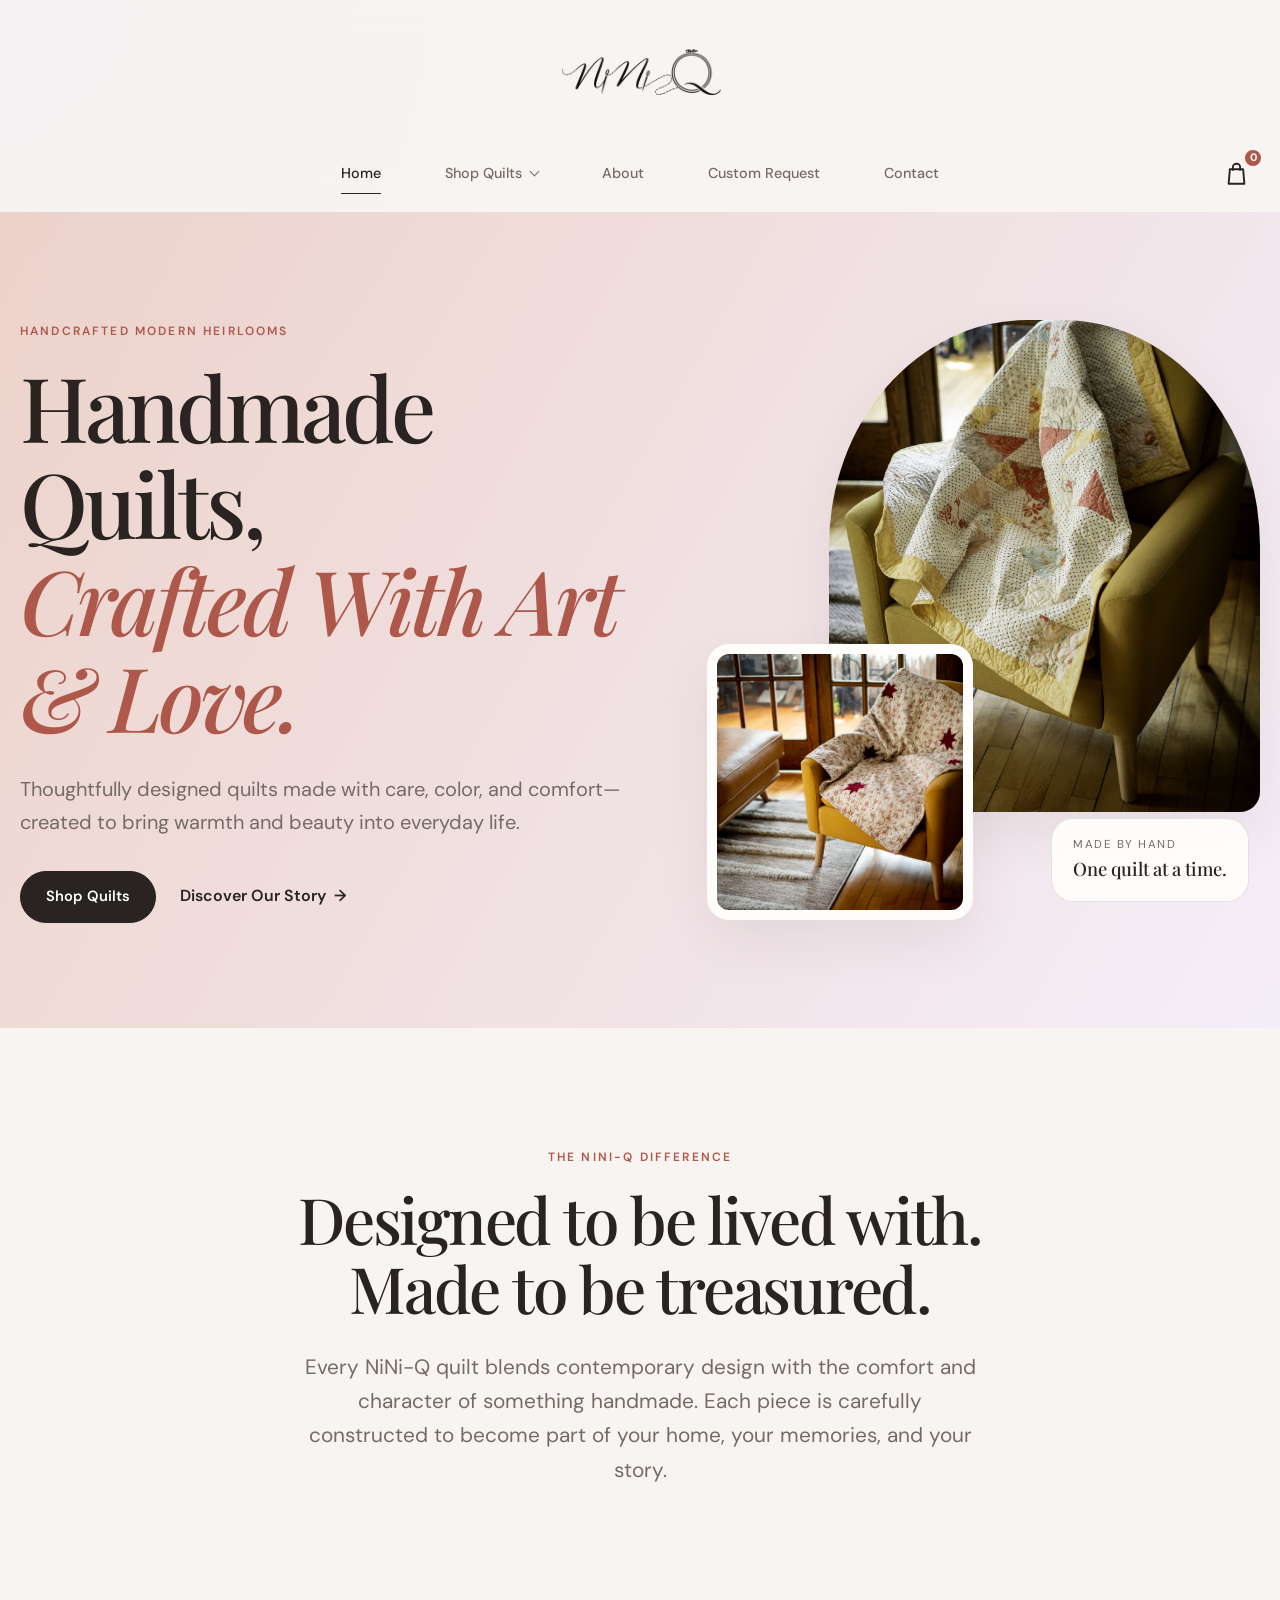
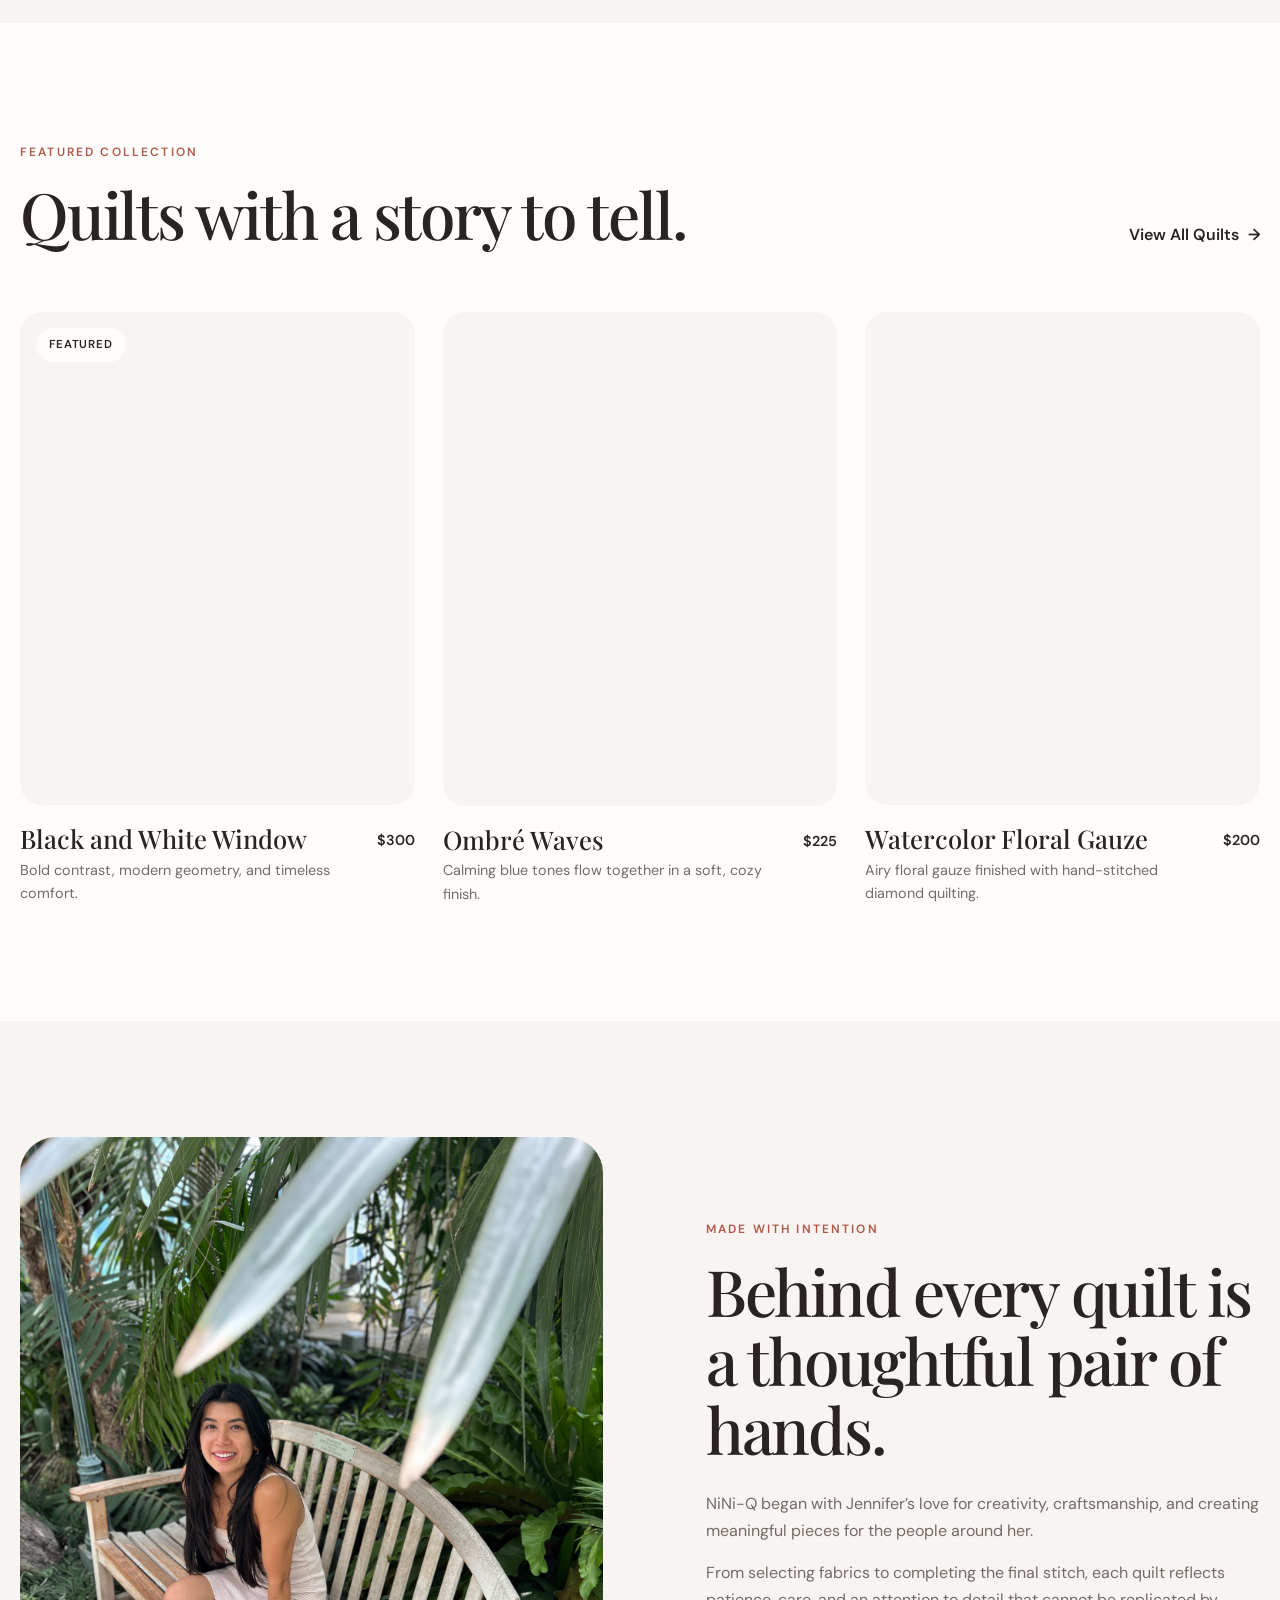
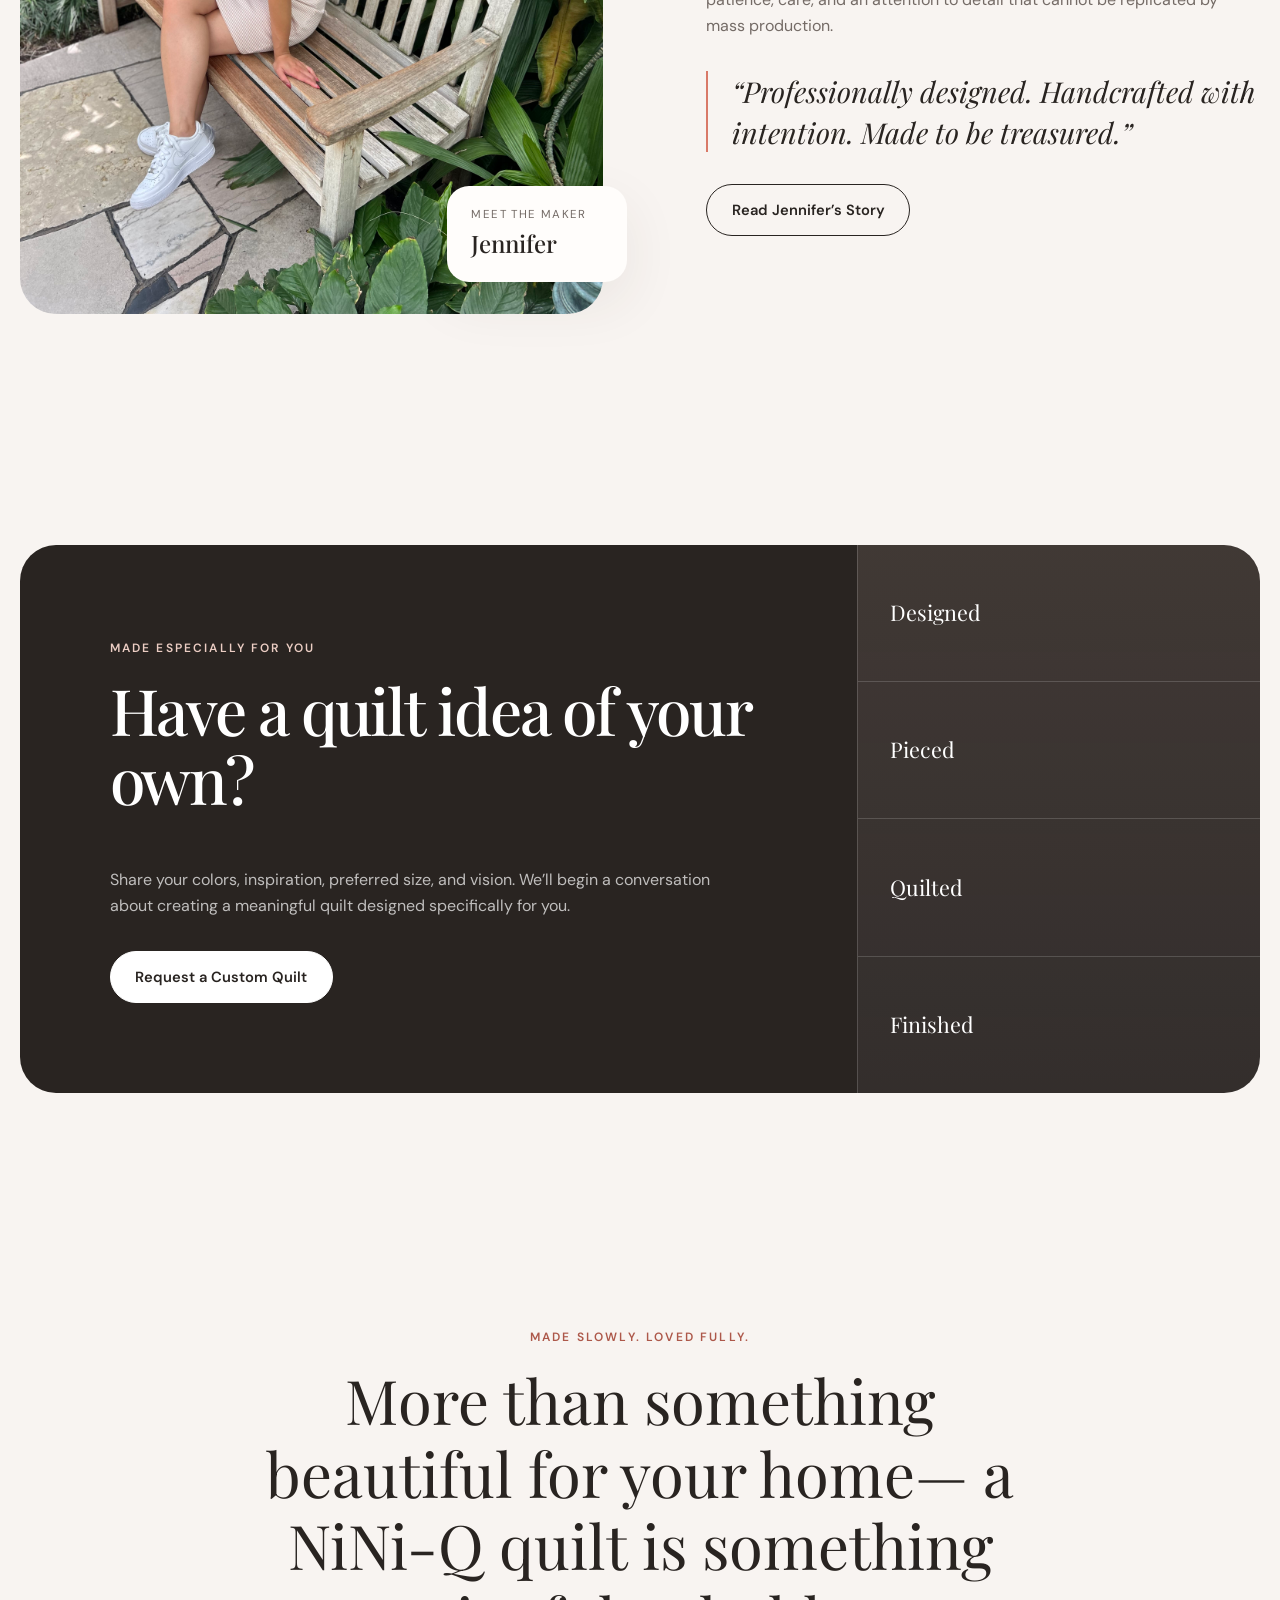
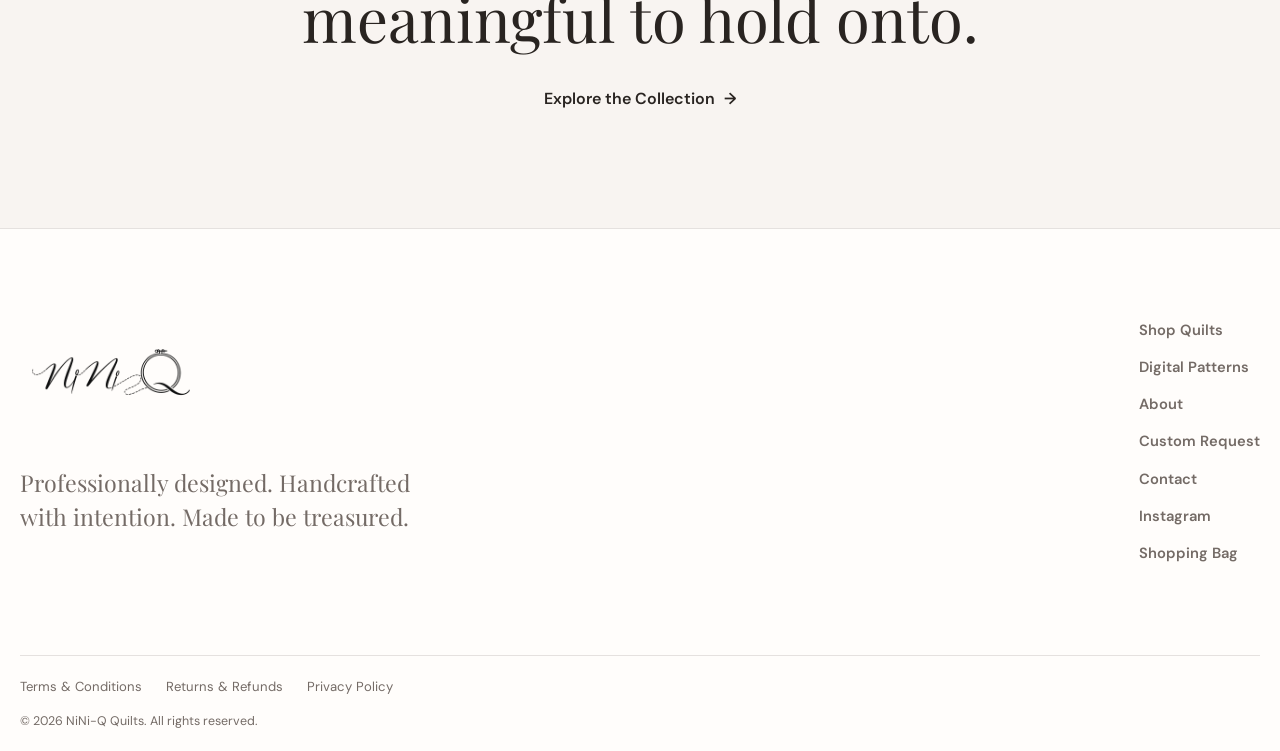
<file: index.html>
<!DOCTYPE html>
<html lang="en">

<head>
  <meta charset="utf-8" />
  <meta name="viewport" content="width=device-width, initial-scale=1" />
  <title>NiNi-Q Quilts Home Page</title>

  <!--Modernized body text replacing the old versions-->

  <link rel="preconnect" href="https://fonts.googleapis.com">
  <link rel="preconnect" href="https://fonts.gstatic.com" crossorigin>

  <link
    href="https://fonts.googleapis.com/css2?family=DM+Sans:wght@400;500;600&family=Playfair+Display:ital,wght@0,500;0,600;1,500&display=swap"
    rel="stylesheet">

  <!--CSS stlye sheet is in its own file -->

  <link href="NiNiQ_global_css.css" rel="stylesheet" />
  <link href="NiNiQ_home_css.css" rel="stylesheet" />

  <script src="NiNiQ_global_js.js" defer></script>
</head>

<body>

  <div id="site-header"></div>

  <main>

    <!-- ================================
       HERO
  ================================= -->

    <section class="home-hero">

      <div class="home-hero-content reveal">

        <span class="eyebrow">Handcrafted Modern Heirlooms</span>

        <h1>
          Handmade Quilts,
          <em>Crafted With Art &amp; Love.</em>
        </h1>

        <p class="home-hero-description">
          Thoughtfully designed quilts made with care, color, and comfort—
          created to bring warmth and beauty into everyday life.
        </p>

        <div class="home-hero-actions">

          <a href="NiNiQ_quilts.html" class="button">
            Shop Quilts
          </a>

          <a href="NiNiQ_about.html" class="text-link">
            Discover Our Story
          </a>

        </div>

      </div>


      <div class="home-hero-visual reveal">

        <div class="hero-image hero-image-main">
          <img src="Starlet_Quilt.jpeg" alt="Starlet Throw Quilt by NiNi-Q" decoding="async" fetchpriority="high">
        </div>

        <div class="hero-image hero-image-secondary">
          <img src="Jen-49.jpeg" alt="Close-up of colorful handmade quilt stitching" decoding="async">
        </div>

        <div class="hero-note">
          <span>Made by hand</span>
          <strong>One quilt at a time.</strong>
        </div>

      </div>

    </section>


    <!-- ================================
       INTRODUCTION
  ================================= -->

    <section class="home-introduction page-section reveal">

      <div class="narrow-container">

        <span class="eyebrow">The NiNi-Q Difference</span>

        <h2>
          Designed to be lived with.
          Made to be treasured.
        </h2>

        <p class="lead-text">
          Every NiNi-Q quilt blends contemporary design with the comfort and
          character of something handmade. Each piece is carefully constructed
          to become part of your home, your memories, and your story.
        </p>

      </div>

    </section>


    <!-- ================================
       FEATURED QUILTS
  ================================= -->

    <section class="featured-collection page-section">

      <div class="container">

        <div class="featured-heading reveal">

          <div>
            <span class="eyebrow">Featured Collection</span>

            <h2>Quilts with a story to tell.</h2>
          </div>

          <a href="NiNiQ_quilts.html" class="text-link">
            View All Quilts
          </a>

        </div>


        <div class="featured-grid">

          <article class="feature-card reveal">

            <a href="NiNiQ_quilts.html" class="feature-image-link">

              <div class="feature-image">
                <img src="Black_White_Window_Quilt.jpeg" alt="Black and White Throw Quilt by NiNi-Q" loading="lazy" decoding="async">

                <span class="product-badge">Featured</span>
              </div>

            </a>

            <div class="feature-card-details">

              <div>
                <h3>Black and White Window</h3>
                <p>Bold contrast, modern geometry, and timeless comfort.</p>
              </div>

              <span class="feature-price">$300</span>

            </div>

          </article>


          <article class="feature-card reveal">

            <a href="NiNiQ_quilts.html" class="feature-image-link">

              <div class="feature-image">
                <img src="Waves_Ombre.jpeg" alt="Ombré Waves Baby Quilt by NiNi-Q" loading="lazy" decoding="async">
              </div>

            </a>

            <div class="feature-card-details">

              <div>
                <h3>Ombré Waves</h3>
                <p>Calming blue tones flow together in a soft, cozy finish.</p>
              </div>

              <span class="feature-price">$225</span>

            </div>

          </article>


          <article class="feature-card reveal">

            <a href="NiNiQ_quilts.html" class="feature-image-link">

              <div class="feature-image">
                <img src="Watercolor_Floral.jpeg" alt="Watercolor Floral Gauze Twin Quilt by NiNi-Q" loading="lazy" decoding="async">
              </div>

            </a>

            <div class="feature-card-details">

              <div>
                <h3>Watercolor Floral Gauze</h3>
                <p>Airy floral gauze finished with hand-stitched diamond quilting.</p>
              </div>

              <span class="feature-price">$200</span>

            </div>

          </article>

        </div>

      </div>

    </section>


    <!-- ================================
       BRAND STORY
  ================================= -->

    <section class="home-story page-section">

      <div class="container home-story-layout">

        <div class="home-story-image reveal">

          <img src="home_pic.jpeg" alt="Jennifer, the quilt maker behind NiNi-Q" loading="lazy" decoding="async">

          <div class="story-image-caption">
            <span>Meet the Maker</span>
            <strong>Jennifer</strong>
          </div>

        </div>


        <div class="home-story-content reveal">

          <span class="eyebrow">Made With Intention</span>

          <h2>
            Behind every quilt is a thoughtful pair of hands.
          </h2>

          <p>
            NiNi-Q began with Jennifer’s love for creativity, craftsmanship,
            and creating meaningful pieces for the people around her.
          </p>

          <p>
            From selecting fabrics to completing the final stitch, each quilt
            reflects patience, care, and an attention to detail that cannot be
            replicated by mass production.
          </p>

          <blockquote>
            “Professionally designed. Handcrafted with intention.
            Made to be treasured.”
          </blockquote>

          <a href="NiNiQ_about.html" class="button button-secondary">
            Read Jennifer’s Story
          </a>

        </div>

      </div>

    </section>


    <!-- ================================
       CUSTOM QUILT
  ================================= -->

    <section class="custom-home-section page-section">

      <div class="container">

        <div class="custom-home-card reveal">

          <div class="custom-home-content">

            <span class="eyebrow">Made Especially for You</span>

            <h2>Have a quilt idea of your own?</h2>

            <p>
              Share your colors, inspiration, preferred size, and vision.
              We’ll begin a conversation about creating a meaningful quilt
              designed specifically for you.
            </p>

            <a href="NiNiQ_custom.html" class="button">
              Request a Custom Quilt
            </a>

          </div>

          <div class="custom-home-detail" aria-hidden="true">
            <span>Designed</span>
            <span>Pieced</span>
            <span>Quilted</span>
            <span>Finished</span>
          </div>

        </div>

      </div>

    </section>


    <!-- ================================
       CLOSING MESSAGE
  ================================= -->

    <section class="home-closing page-section reveal">

      <div class="narrow-container">

        <span class="eyebrow">Made Slowly. Loved Fully.</span>

        <p class="home-closing-statement">
          More than something beautiful for your home—
          a NiNi-Q quilt is something meaningful to hold onto.
        </p>

        <a href="NiNiQ_quilts.html" class="text-link">
          Explore the Collection
        </a>

      </div>

    </section>

  </main>


  <div id="site-footer"></div>

</body>

</html>
</file>
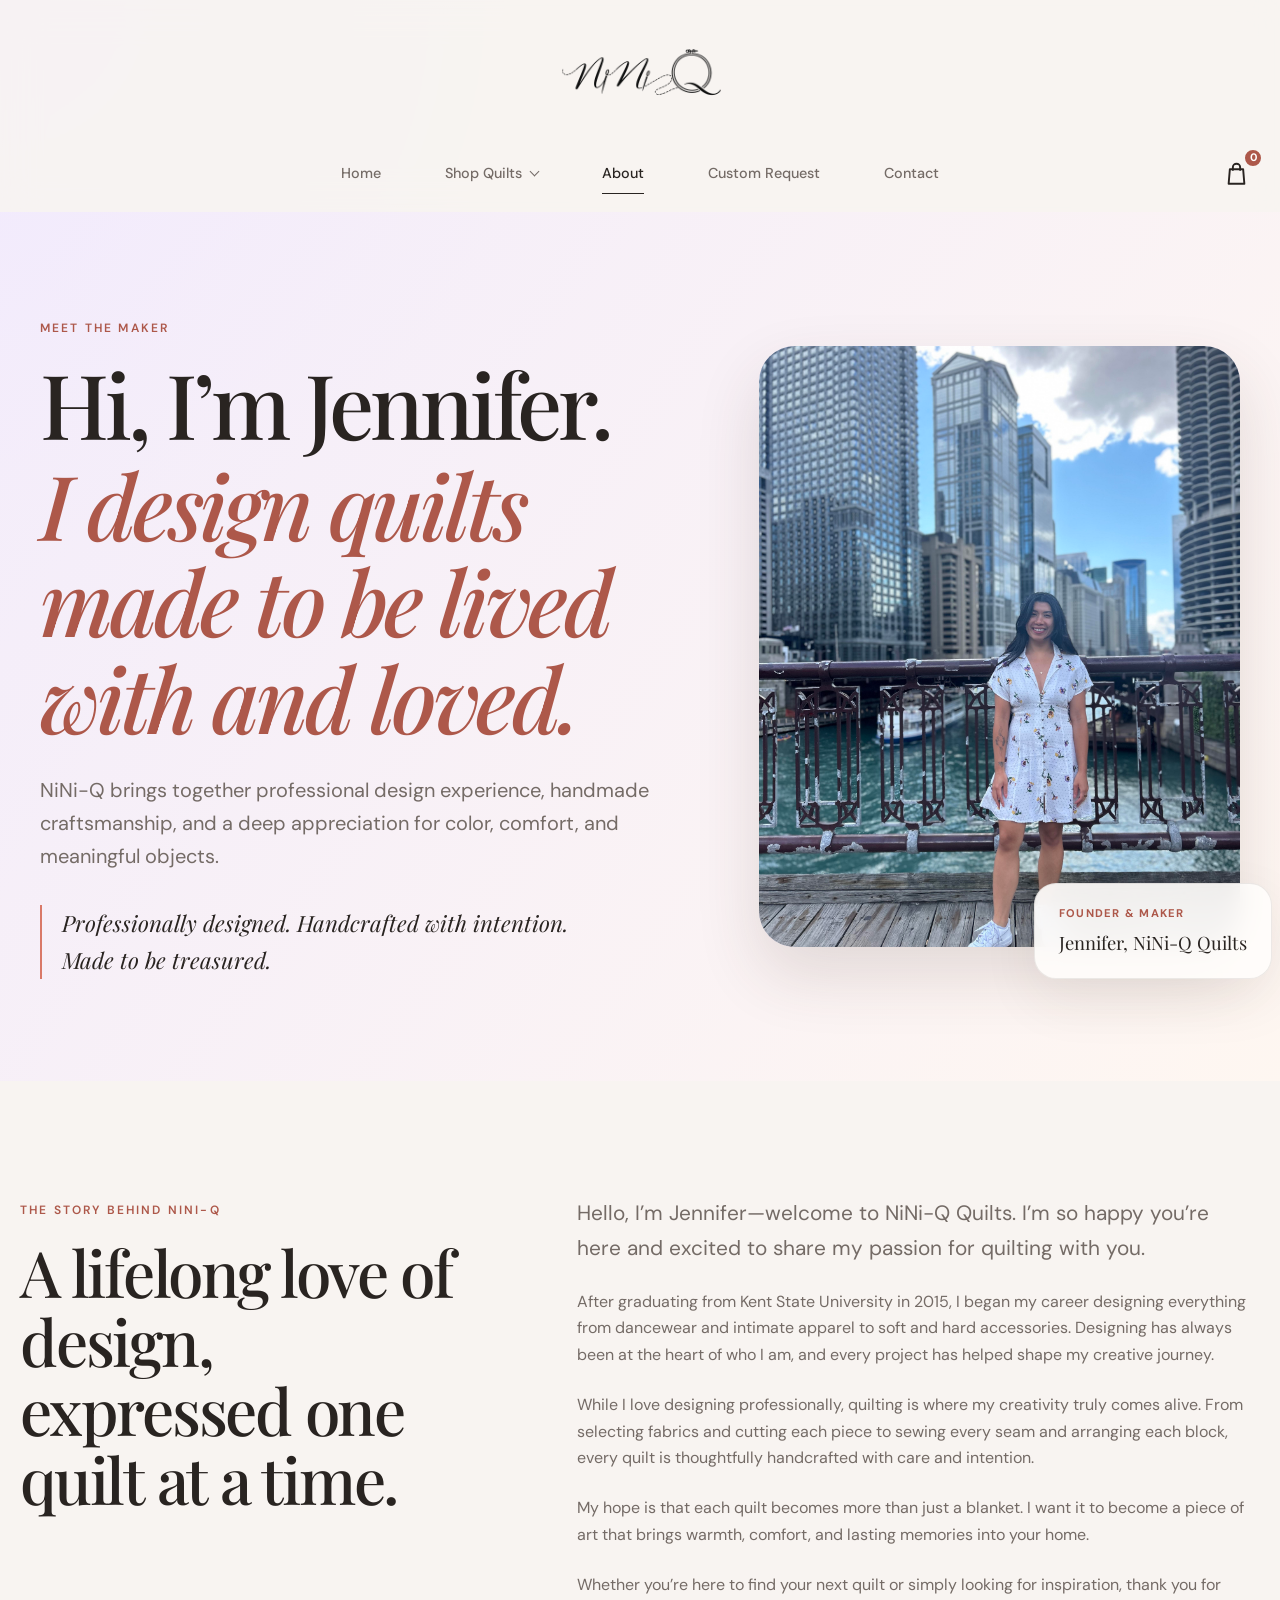
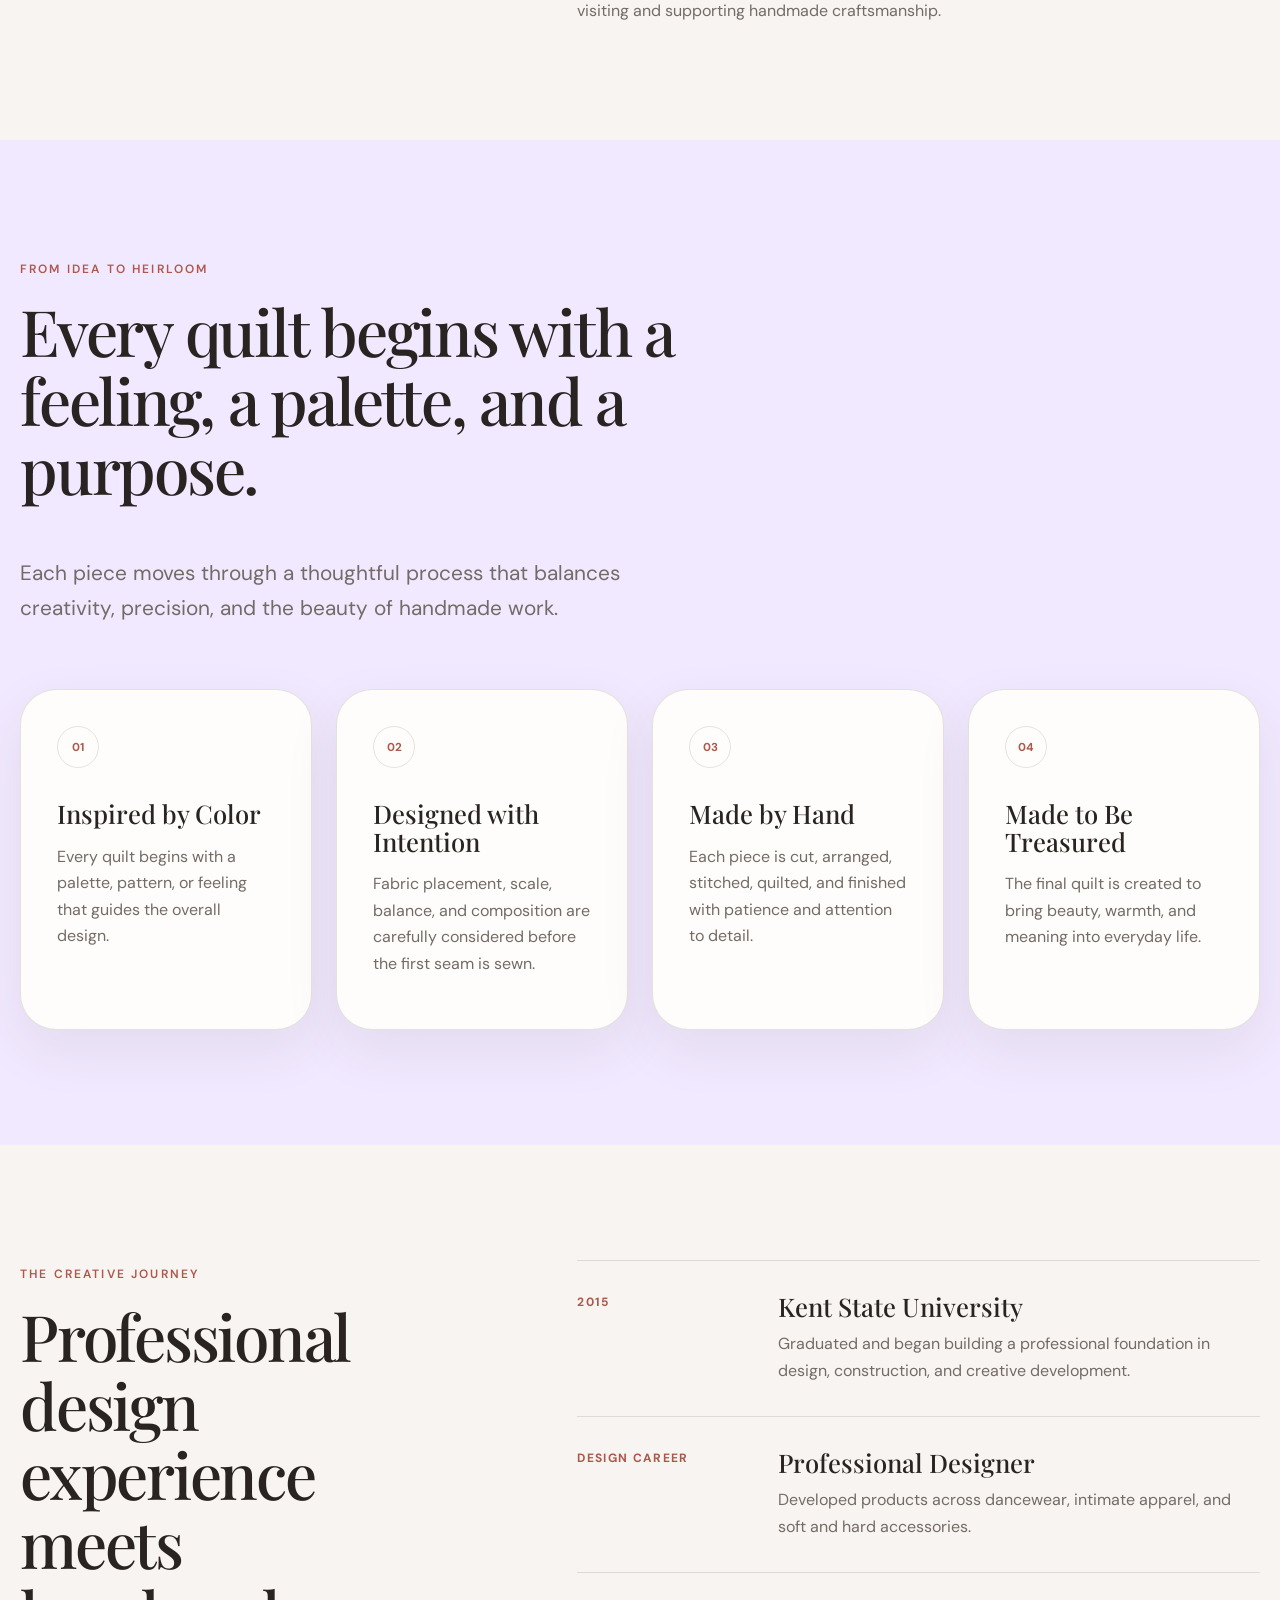
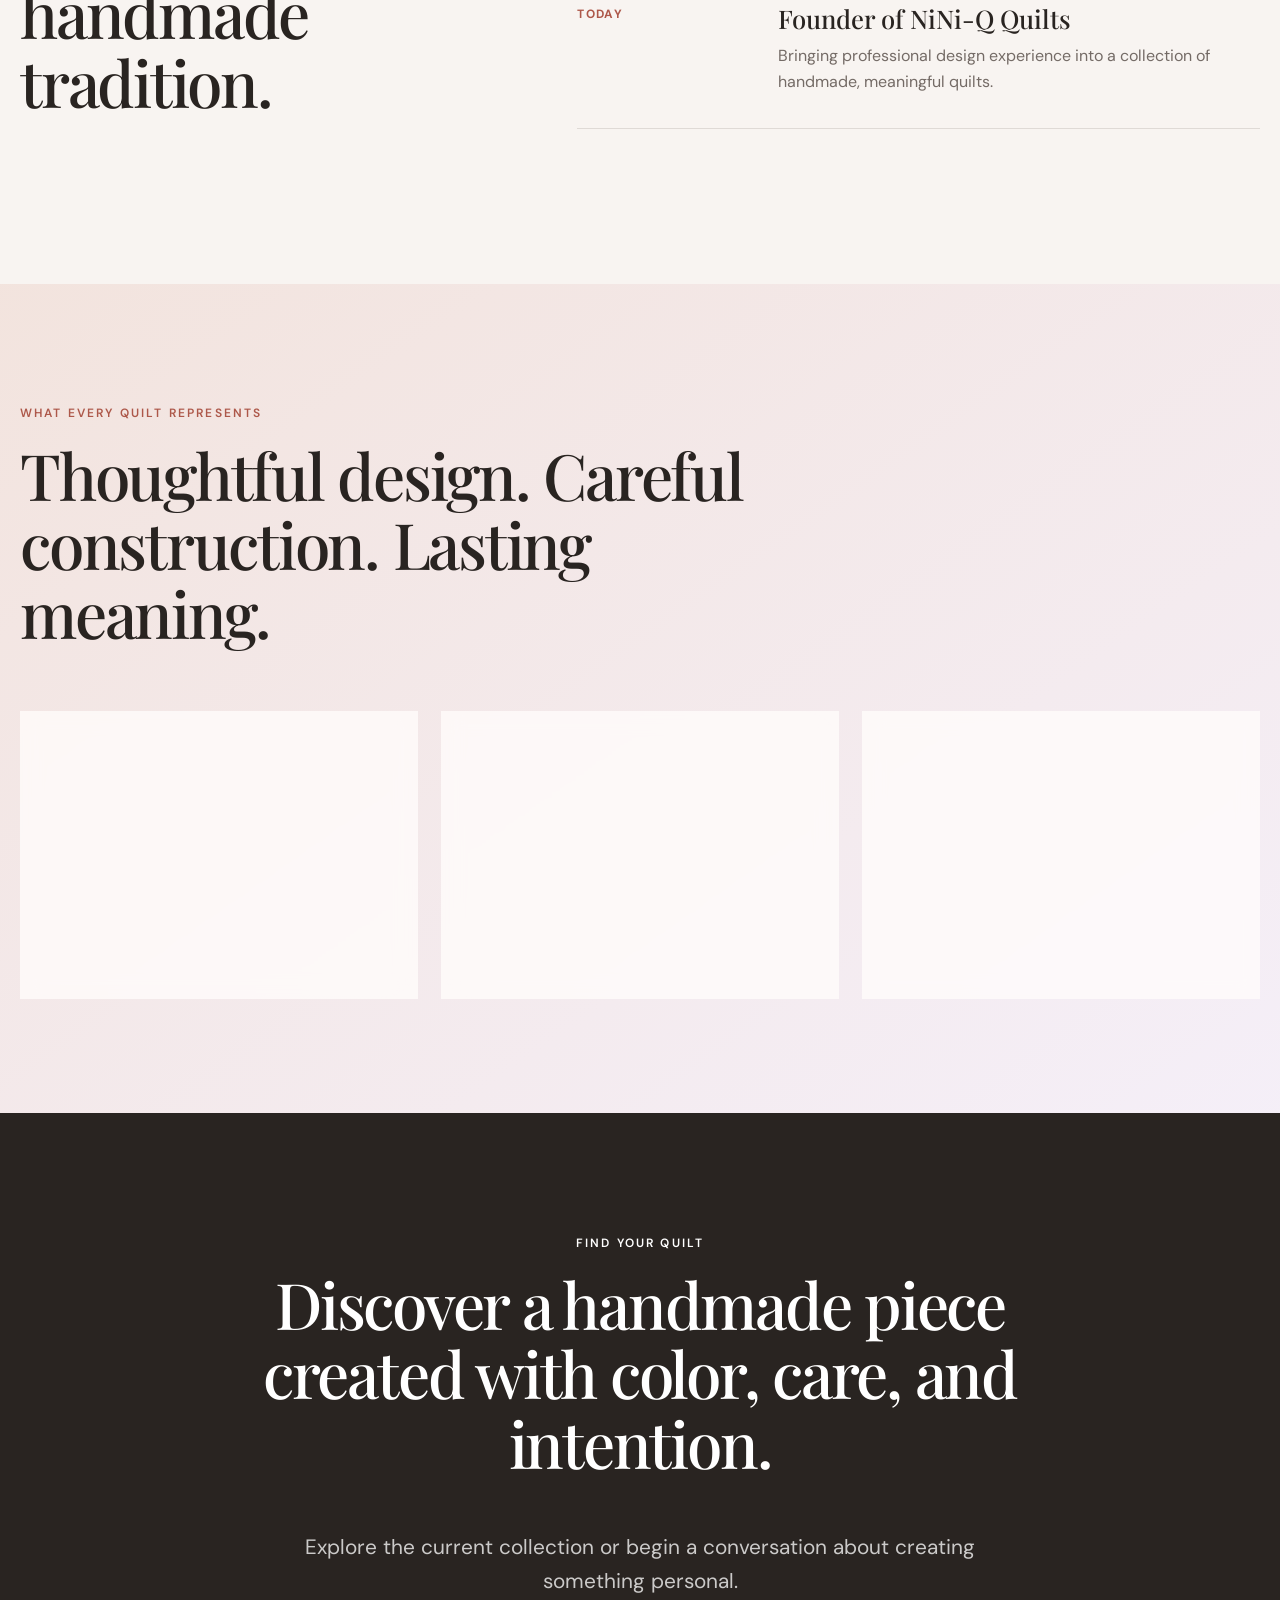
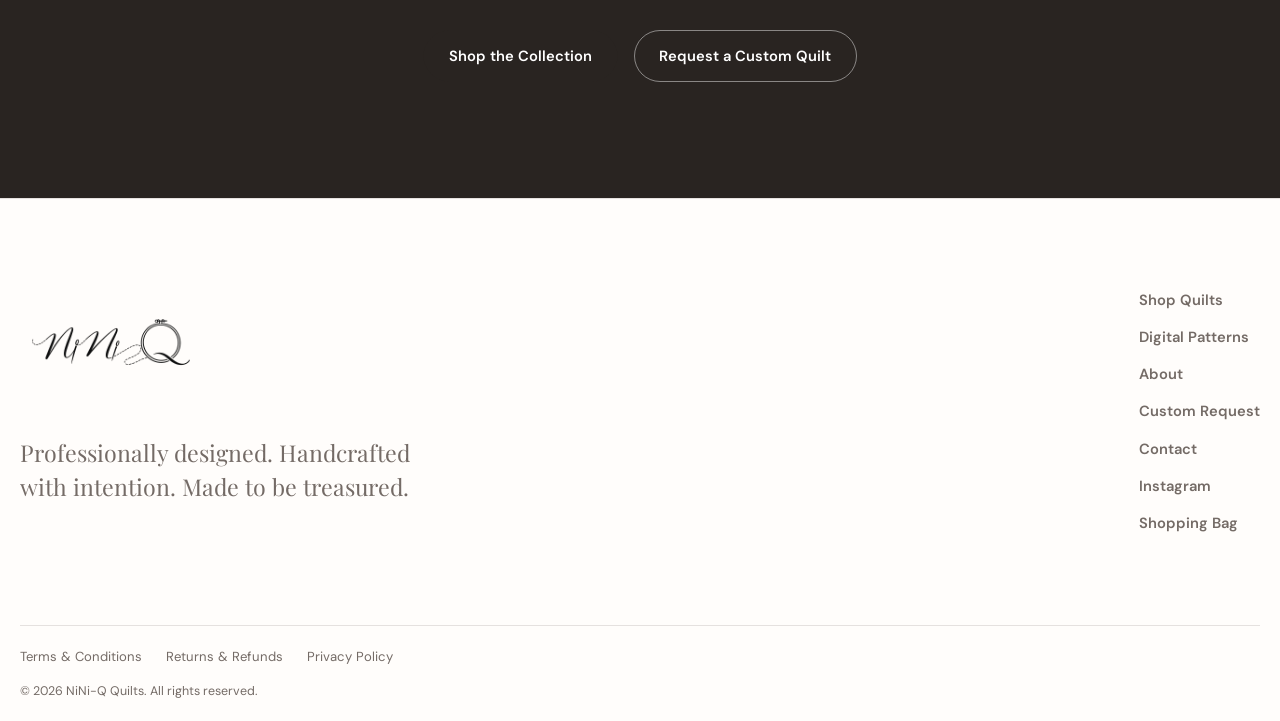
<file: NiNiQ_about.html>
<!DOCTYPE html>
<html lang="en">

<head>

  <meta charset="utf-8">
  <meta name="viewport" content="width=device-width, initial-scale=1">

  <title>About | NiNi-Q Quilts</title>

  <!-- Google Fonts -->

  <link rel="preconnect" href="https://fonts.googleapis.com">
  <link rel="preconnect" href="https://fonts.gstatic.com" crossorigin>

  <link
    href="https://fonts.googleapis.com/css2?family=DM+Sans:wght@400;500;600&family=Playfair+Display:ital,wght@0,500;0,600;1,500&display=swap"
    rel="stylesheet">

  <!-- Stylesheets -->

  <link href="NiNiQ_global_css.css" rel="stylesheet">
  <link href="NiNiQ_about_css.css" rel="stylesheet">

  <!-- JavaScript -->

  <script src="NiNiQ_global_js.js" defer></script>

</head>

<body>

  <div id="site-header"></div>


  <main>

    <!-- ================================
         ABOUT HERO
    ================================= -->

    <section class="about-hero">

      <div class="container about-hero-layout">

        <div class="about-hero-content reveal">

          <span class="eyebrow">Meet the Maker</span>

          <h1>
            Hi, I’m Jennifer.
            <em>I design quilts made to be lived with and loved.</em>
          </h1>

          <p class="about-hero-intro">
            NiNi-Q brings together professional design experience, handmade
            craftsmanship, and a deep appreciation for color, comfort, and
            meaningful objects.
          </p>

          <p class="about-signature">
            Professionally designed. Handcrafted with intention.
            Made to be treasured.
          </p>

        </div>

        <div class="about-hero-image reveal">

          <div class="about-image-frame">

            <img src="bio_pic_2.jpg" alt="Jennifer, founder and designer of NiNi-Q Quilts">

          </div>

          <div class="about-image-caption">

            <span>Founder &amp; Maker</span>
            <p>Jennifer, NiNi-Q Quilts</p>

          </div>

        </div>

      </div>

    </section>


    <!-- ================================
         FOUNDER STORY
    ================================= -->

    <section class="founder-story page-section">

      <div class="container founder-story-layout">

        <div class="founder-story-heading reveal">

          <span class="eyebrow">The Story Behind NiNi-Q</span>

          <h2>
            A lifelong love of design, expressed one quilt at a time.
          </h2>

        </div>

        <div class="founder-story-copy reveal">

          <p class="lead-text">
            Hello, I’m Jennifer—welcome to NiNi-Q Quilts. I’m so happy
            you’re here and excited to share my passion for quilting with you.
          </p>

          <p>
            After graduating from Kent State University in 2015, I began my
            career designing everything from dancewear and intimate apparel
            to soft and hard accessories. Designing has always been at the
            heart of who I am, and every project has helped shape my creative
            journey.
          </p>

          <p>
            While I love designing professionally, quilting is where my
            creativity truly comes alive. From selecting fabrics and cutting
            each piece to sewing every seam and arranging each block, every
            quilt is thoughtfully handcrafted with care and intention.
          </p>

          <p>
            My hope is that each quilt becomes more than just a blanket. I
            want it to become a piece of art that brings warmth, comfort, and
            lasting memories into your home.
          </p>

          <p>
            Whether you’re here to find your next quilt or simply looking for
            inspiration, thank you for visiting and supporting handmade
            craftsmanship.
          </p>

        </div>

      </div>

    </section>


    <!-- ================================
         CREATIVE PROCESS
    ================================= -->

    <section class="creative-process page-section">

      <div class="container">

        <div class="section-heading reveal">

          <span class="eyebrow">From Idea to Heirloom</span>

          <h2>
            Every quilt begins with a feeling, a palette, and a purpose.
          </h2>

          <p class="lead-text">
            Each piece moves through a thoughtful process that balances
            creativity, precision, and the beauty of handmade work.
          </p>

        </div>

        <div class="process-grid">

          <article class="process-card reveal">

            <span class="process-number">01</span>

            <h3>Inspired by Color</h3>

            <p>
              Every quilt begins with a palette, pattern, or feeling that
              guides the overall design.
            </p>

          </article>

          <article class="process-card reveal">

            <span class="process-number">02</span>

            <h3>Designed with Intention</h3>

            <p>
              Fabric placement, scale, balance, and composition are carefully
              considered before the first seam is sewn.
            </p>

          </article>

          <article class="process-card reveal">

            <span class="process-number">03</span>

            <h3>Made by Hand</h3>

            <p>
              Each piece is cut, arranged, stitched, quilted, and finished
              with patience and attention to detail.
            </p>

          </article>

          <article class="process-card reveal">

            <span class="process-number">04</span>

            <h3>Made to Be Treasured</h3>

            <p>
              The final quilt is created to bring beauty, warmth, and meaning
              into everyday life.
            </p>

          </article>

        </div>

      </div>

    </section>


    <!-- ================================
         CREATIVE JOURNEY
    ================================= -->

    <section class="journey page-section">

      <div class="container journey-layout">

        <div class="journey-heading reveal">

          <span class="eyebrow">The Creative Journey</span>

          <h2>
            Professional design experience meets handmade tradition.
          </h2>

        </div>

        <div class="timeline">

          <article class="timeline-item reveal">

            <span class="timeline-year">2015</span>

            <div>

              <h3>Kent State University</h3>

              <p>
                Graduated and began building a professional foundation in
                design, construction, and creative development.
              </p>

            </div>

          </article>

          <article class="timeline-item reveal">

            <span class="timeline-year">Design Career</span>

            <div>

              <h3>Professional Designer</h3>

              <p>
                Developed products across dancewear, intimate apparel, and
                soft and hard accessories.
              </p>

            </div>

          </article>

          <article class="timeline-item reveal">

            <span class="timeline-year">Today</span>

            <div>

              <h3>Founder of NiNi-Q Quilts</h3>

              <p>
                Bringing professional design experience into a collection of
                handmade, meaningful quilts.
              </p>

            </div>

          </article>

        </div>

      </div>

    </section>


    <!-- ================================
         VALUES
    ================================= -->

    <section class="values page-section">

      <div class="container">

        <div class="section-heading reveal">

          <span class="eyebrow">What Every Quilt Represents</span>

          <h2>
            Thoughtful design. Careful construction. Lasting meaning.
          </h2>

        </div>

        <div class="value-grid">

          <article class="value-card reveal">

            <span class="value-mark">01</span>

            <h3>Handmade</h3>

            <p>
              Every quilt is sewn with patience, care, and intention.
            </p>

          </article>

          <article class="value-card reveal">

            <span class="value-mark">02</span>

            <h3>Attention to Detail</h3>

            <p>
              Every fabric choice, seam, stitch, and finishing detail is
              carefully considered.
            </p>

          </article>

          <article class="value-card reveal">

            <span class="value-mark">03</span>

            <h3>Made to Last</h3>

            <p>
              Each piece is created to become a treasured part of the home
              for years to come.
            </p>

          </article>

        </div>

      </div>

    </section>


    <!-- ================================
         CLOSING CTA
    ================================= -->

    <section class="about-closing page-section">

      <div class="narrow-container reveal">

        <span class="eyebrow">Find Your Quilt</span>

        <h2>
          Discover a handmade piece created with color, care, and intention.
        </h2>

        <p class="lead-text">
          Explore the current collection or begin a conversation about
          creating something personal.
        </p>

        <div class="about-closing-actions">

          <a href="NiNiQ_quilts.html" class="button">
            Shop the Collection
          </a>

          <a href="NiNiQ_custom.html" class="button button-secondary">
            Request a Custom Quilt
          </a>

        </div>

      </div>

    </section>

  </main>

  <div id="site-footer"></div>

</body>

</html>
</file>
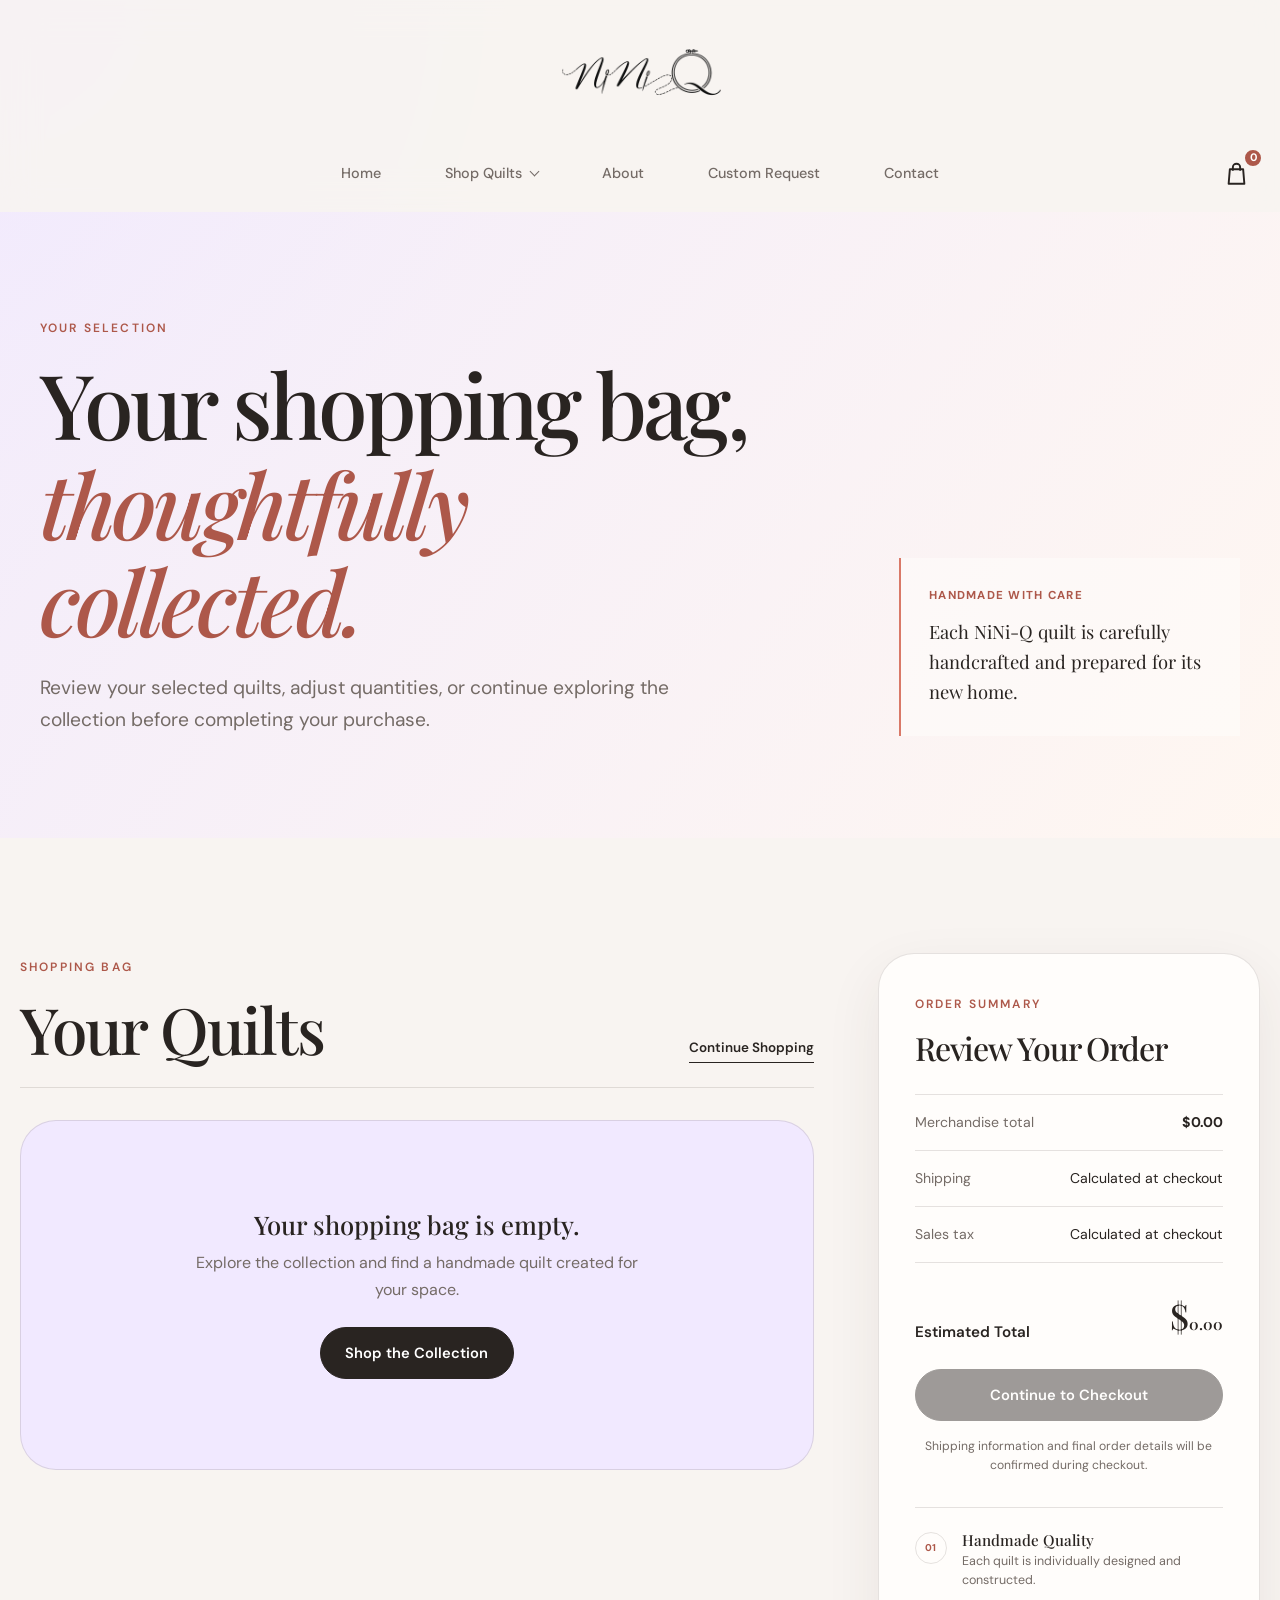
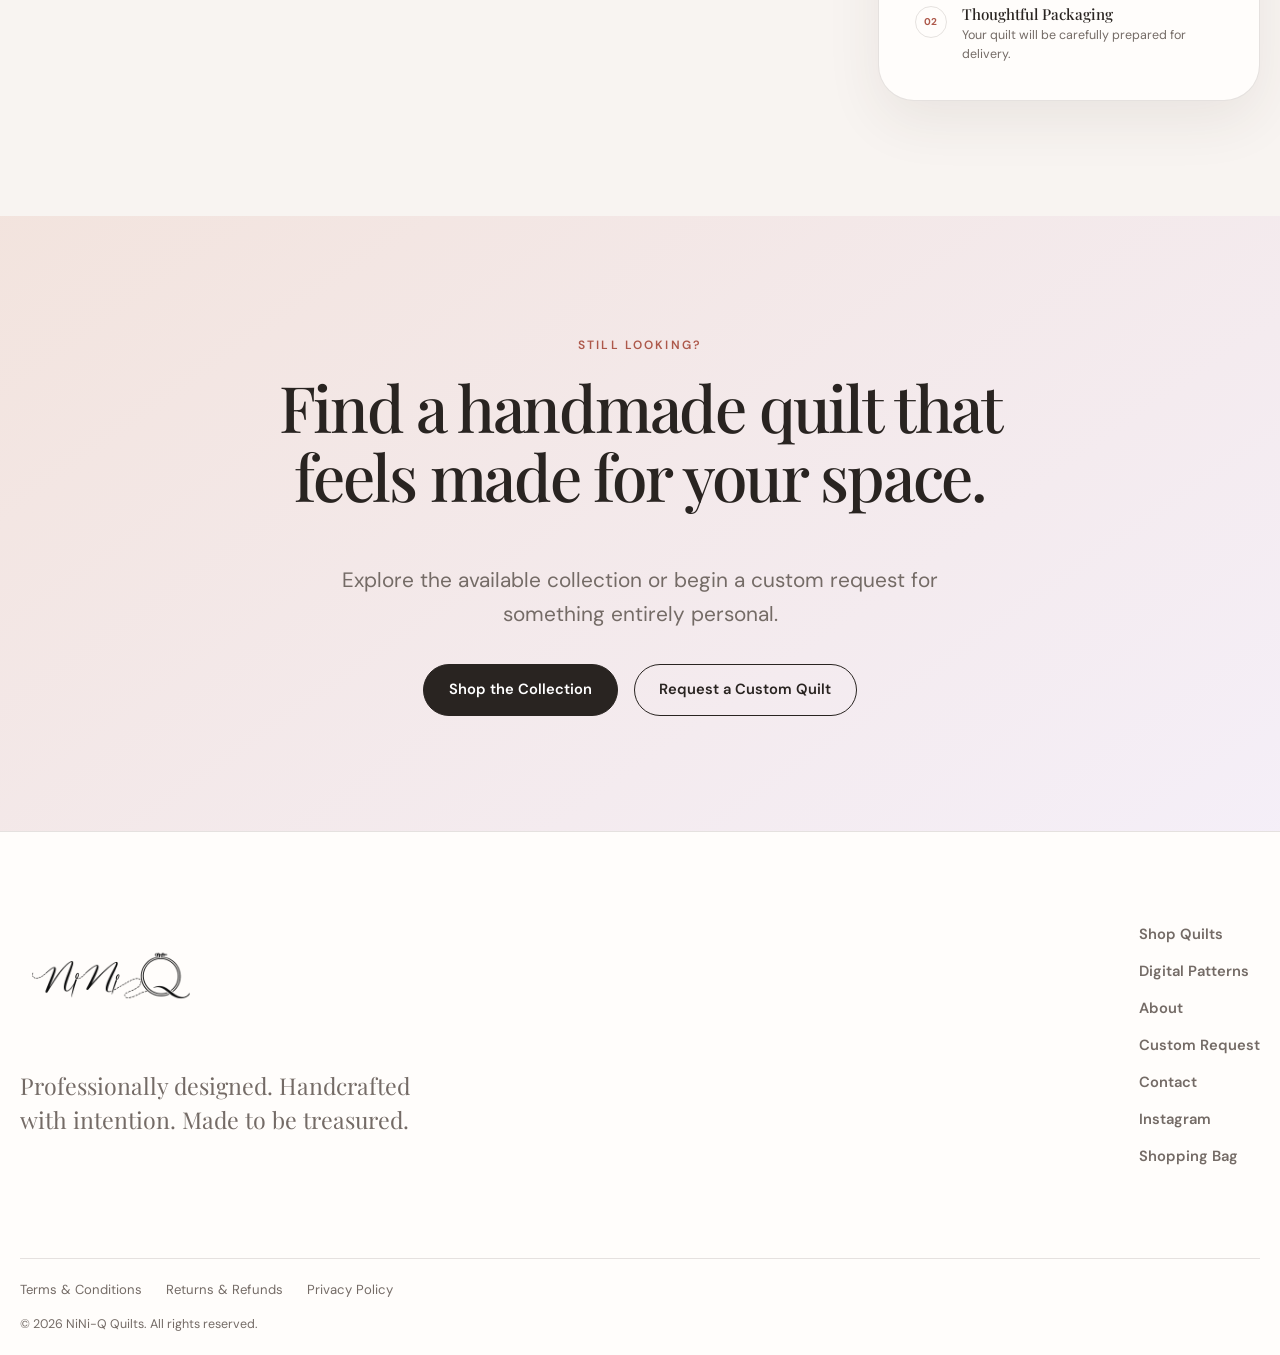
<file: NiNiQ_cart.html>
<!DOCTYPE html>
<html lang="en">

<head>

  <meta charset="utf-8">
  <meta name="viewport" content="width=device-width, initial-scale=1">

  <title>Your Shopping Bag | NiNi-Q Quilts</title>

  <!-- Google Fonts -->

  <link rel="preconnect" href="https://fonts.googleapis.com">
  <link rel="preconnect" href="https://fonts.gstatic.com" crossorigin>

  <link
    href="https://fonts.googleapis.com/css2?family=DM+Sans:wght@400;500;600&family=Playfair+Display:ital,wght@0,500;0,600;1,500&display=swap"
    rel="stylesheet">

  <!-- Stylesheets -->

  <link href="NiNiQ_global_css.css" rel="stylesheet">
  <link href="NiNiQ_cart_css.css" rel="stylesheet">

  <!-- JavaScript -->

  <script src="NiNiQ_global_js.js" defer></script>
  <script src="NiNiQ_cart_js.js" defer></script>

</head>

<body>

  <div id="site-header"></div>


  <main>

    <!-- ================================
         CART HERO
    ================================= -->

    <section class="cart-hero">

      <div class="container cart-hero-layout">

        <div class="cart-hero-content reveal">

          <span class="eyebrow">Your Selection</span>

          <h1>
            Your shopping bag,
            <em>thoughtfully collected.</em>
          </h1>

          <p>
            Review your selected quilts, adjust quantities, or continue
            exploring the collection before completing your purchase.
          </p>

        </div>

        <aside class="cart-hero-note reveal">

          <span>Handmade with Care</span>

          <p>
            Each NiNi-Q quilt is carefully handcrafted and prepared for its
            new home.
          </p>

        </aside>

      </div>

    </section>


    <!-- ================================
         CART CONTENT
    ================================= -->

    <section class="cart-page page-section">

      <div class="container cart-page-layout">

        <!-- ============================
             CART ITEMS
        ============================= -->

        <div class="cart-items-panel reveal">

          <div class="cart-panel-heading">

            <div>

              <span class="eyebrow">Shopping Bag</span>

              <h2>Your Quilts</h2>

            </div>

            <a href="NiNiQ_quilts.html" class="continue-shopping-link">
              Continue Shopping
            </a>

          </div>

          <!--
            NiNiQ_cart_js.js will place all cart products
            inside this container.
          -->

          <div id="cart-items" class="cart-items"></div>

        </div>


        <!-- ============================
             ORDER SUMMARY
        ============================= -->

        <aside class="cart-summary reveal">

          <span class="eyebrow">Order Summary</span>

          <h2>Review Your Order</h2>

          <div class="summary-lines">

            <div class="summary-line">

              <span>Merchandise total</span>

              <strong>
                $<span id="cart-total">0.00</span>
              </strong>

            </div>

            <div class="summary-line">

              <span>Shipping</span>

              <span>Calculated at checkout</span>

            </div>

            <div class="summary-line">

              <span>Sales tax</span>

              <span>Calculated at checkout</span>

            </div>

          </div>

          <div class="summary-total">

            <span>Estimated Total</span>

            <strong>
              $<span id="cart-total-display">0.00</span>
            </strong>

          </div>

          <a href="NiNiQ_checkout.html" class="button checkout-button" id="checkout-button">
            Continue to Checkout
          </a>

          <p class="checkout-note">
            Shipping information and final order details will be confirmed
            during checkout.
          </p>

          <div class="cart-assurance">

            <div class="assurance-item">

              <span class="assurance-mark">01</span>

              <div>
                <h3>Handmade Quality</h3>
                <p>Each quilt is individually designed and constructed.</p>
              </div>

            </div>

            <div class="assurance-item">

              <span class="assurance-mark">02</span>

              <div>
                <h3>Thoughtful Packaging</h3>
                <p>Your quilt will be carefully prepared for delivery.</p>
              </div>

            </div>

          </div>

        </aside>

      </div>

    </section>


    <!-- ================================
         EMPTY BAG SUPPORT
    ================================= -->

    <section class="cart-support page-section">

      <div class="narrow-container reveal">

        <span class="eyebrow">Still Looking?</span>

        <h2>
          Find a handmade quilt that feels made for your space.
        </h2>

        <p class="lead-text">
          Explore the available collection or begin a custom request for
          something entirely personal.
        </p>

        <div class="cart-support-actions">

          <a href="NiNiQ_quilts.html" class="button">
            Shop the Collection
          </a>

          <a href="NiNiQ_custom.html" class="button button-secondary">
            Request a Custom Quilt
          </a>

        </div>

      </div>

    </section>

  </main>

  <div id="site-footer"></div>

</body>

</html>
</file>
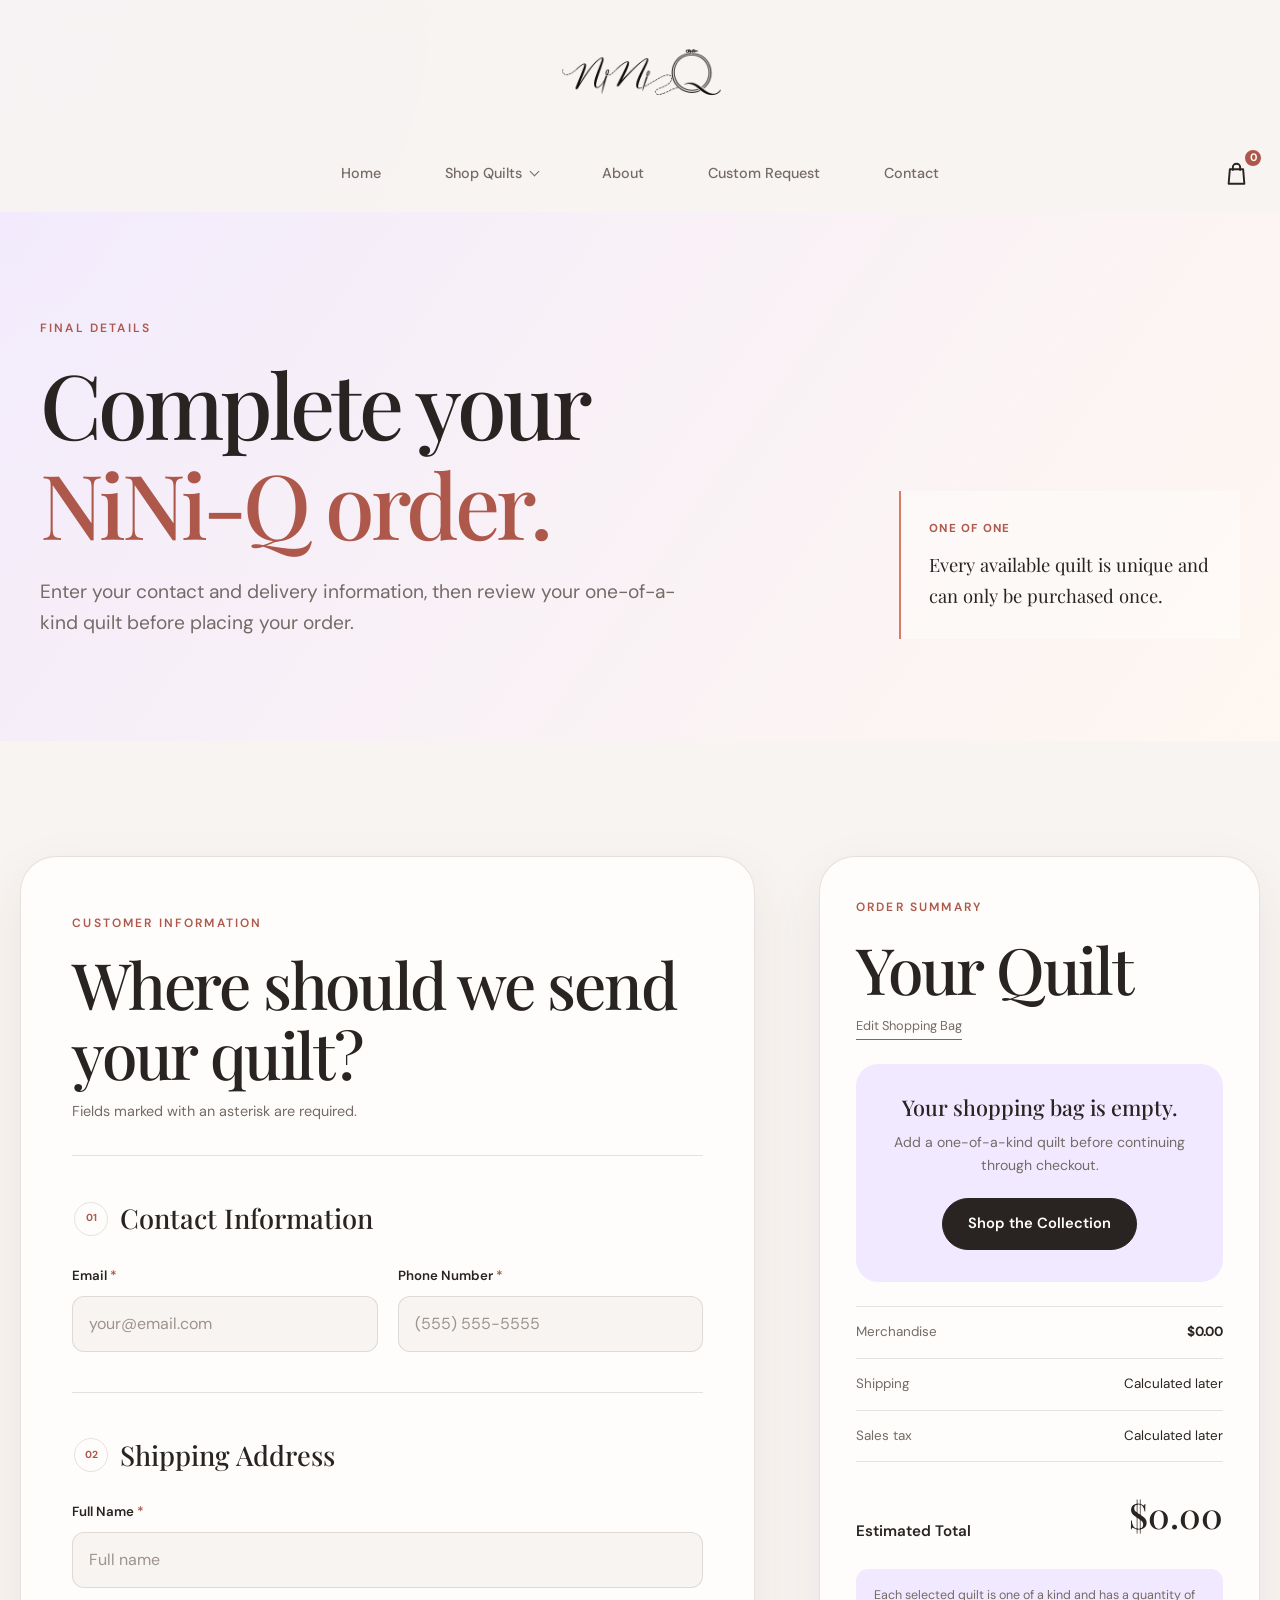
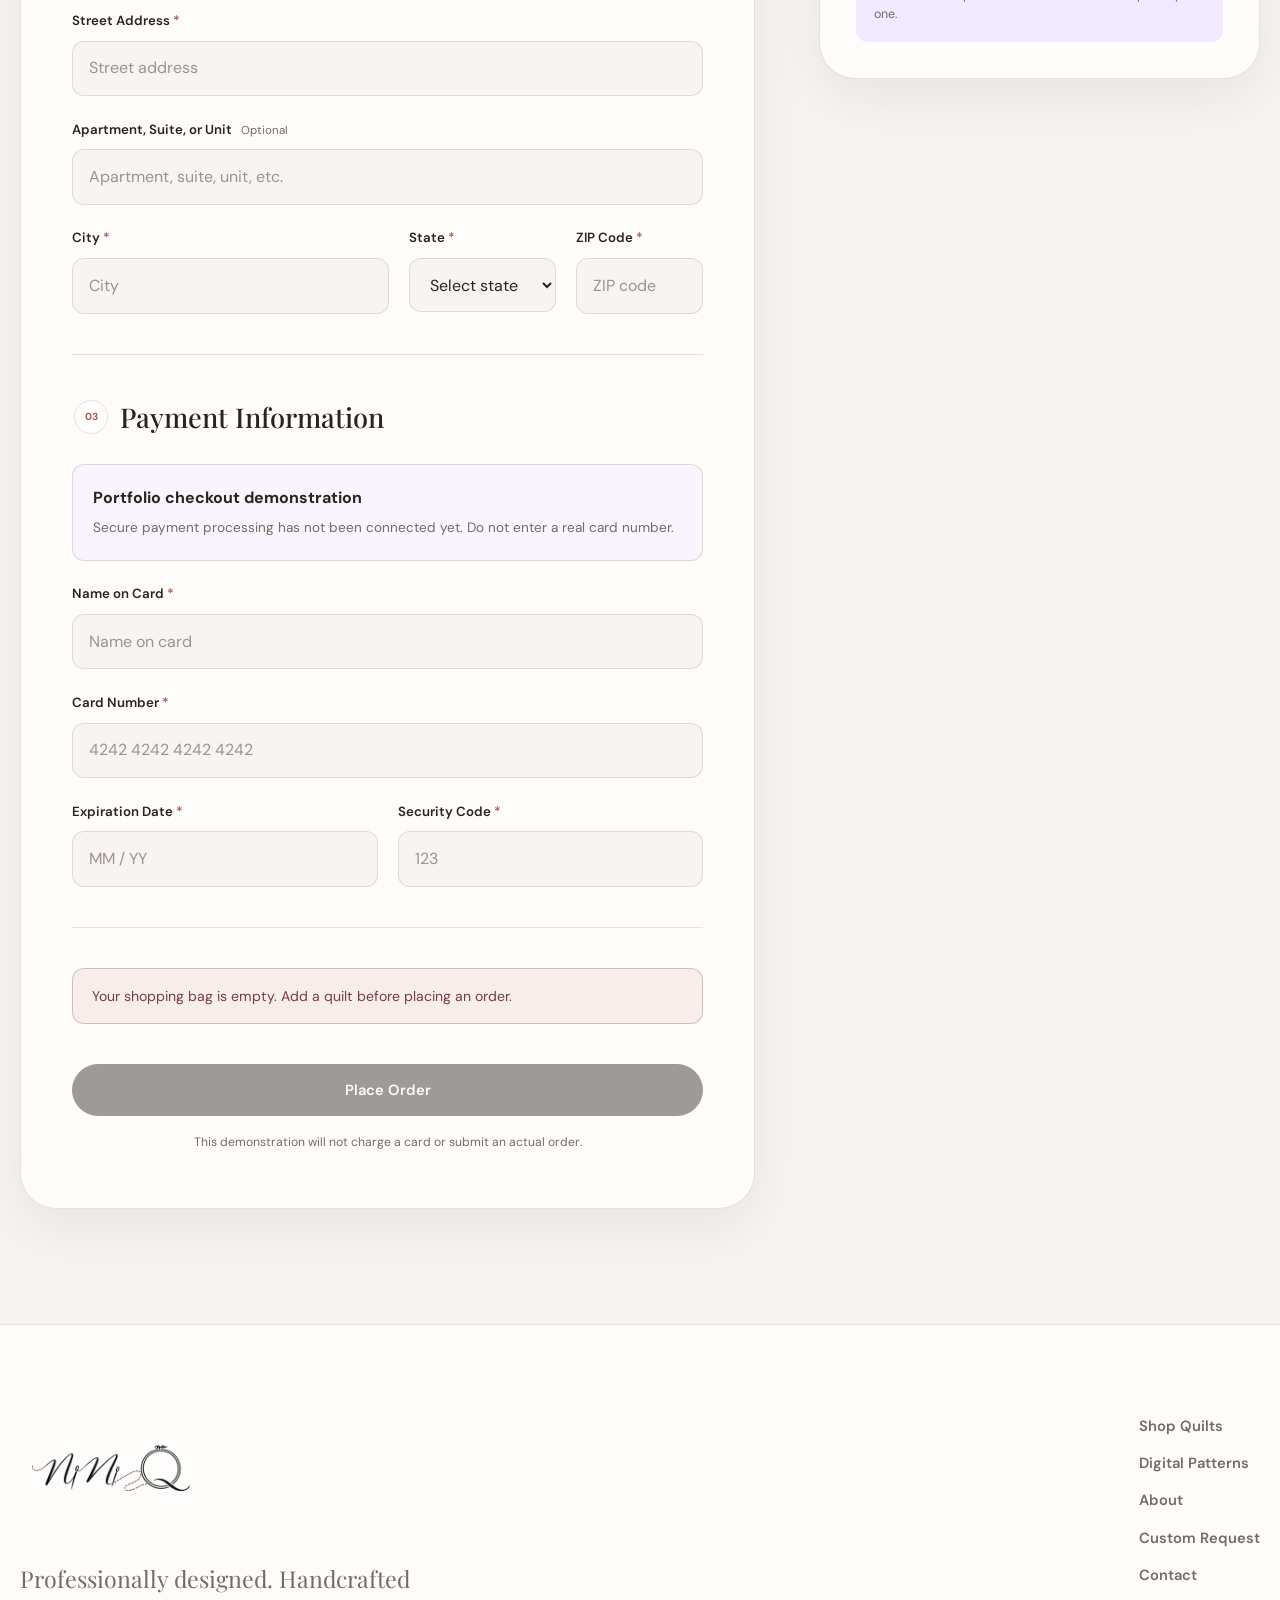
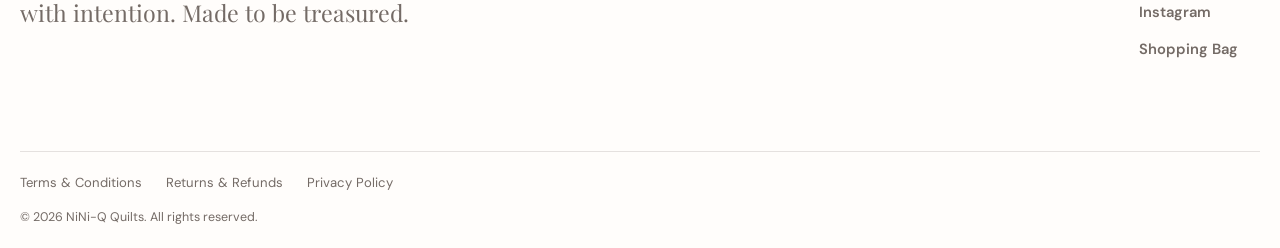
<file: NiNiQ_checkout.html>
<!DOCTYPE html>
<html lang="en">

<head>

  <meta charset="utf-8">
  <meta name="viewport" content="width=device-width, initial-scale=1">

  <title>Secure Checkout | NiNi-Q Quilts</title>

  <!-- Google Fonts -->

  <link rel="preconnect" href="https://fonts.googleapis.com">
  <link rel="preconnect" href="https://fonts.gstatic.com" crossorigin>

  <link
    href="https://fonts.googleapis.com/css2?family=DM+Sans:wght@400;500;600&family=Playfair+Display:ital,wght@0,500;0,600;1,500&display=swap"
    rel="stylesheet">

  <!-- Stylesheets -->

  <link href="NiNiQ_global_css.css" rel="stylesheet">
  <link href="NiNiQ_checkout_css.css" rel="stylesheet">

  <!-- JavaScript -->

  <script src="NiNiQ_global_js.js" defer></script>
  <script src="NiNiQ_checkout_js.js" defer></script>

</head>

<body>

  <div id="site-header"></div>


  <main>

    <!-- ================================
         CHECKOUT HERO
    ================================= -->

    <section class="checkout-hero">

      <div class="container checkout-hero-layout">

        <div class="checkout-hero-content reveal">

          <span class="eyebrow">Final Details</span>

          <h1>
            Complete your
            <em>NiNi-Q order.</em>
          </h1>

          <p>
            Enter your contact and delivery information, then review your
            one-of-a-kind quilt before placing your order.
          </p>

        </div>

        <aside class="checkout-hero-note reveal">

          <span>One of One</span>

          <p>
            Every available quilt is unique and can only be purchased once.
          </p>

        </aside>

      </div>

    </section>


    <!-- ================================
         CHECKOUT CONTENT
    ================================= -->

    <section class="checkout-page page-section">

      <div class="container checkout-layout">

        <!-- ============================
             CHECKOUT FORM
        ============================= -->

        <div class="checkout-form-panel reveal">

          <div class="checkout-form-heading">

            <span class="eyebrow">Customer Information</span>

            <h2>Where should we send your quilt?</h2>

            <p>
              Fields marked with an asterisk are required.
            </p>

          </div>

          <form class="checkout-form" id="checkout-form" novalidate>

            <!-- CONTACT INFORMATION -->

            <fieldset class="checkout-fieldset">

              <legend>
                <span>01</span>
                Contact Information
              </legend>

              <div class="form-row">

                <div class="form-group">

                  <label for="checkout-email">
                    Email <span aria-hidden="true">*</span>
                  </label>

                  <input type="email" id="checkout-email" name="checkout-email" placeholder="your@email.com"
                    autocomplete="email" required>

                </div>

                <div class="form-group">

                  <label for="checkout-phone">
                    Phone Number <span aria-hidden="true">*</span>
                  </label>

                  <input type="tel" id="checkout-phone" name="checkout-phone" placeholder="(555) 555-5555"
                    autocomplete="tel" required>

                </div>

              </div>

            </fieldset>


            <!-- SHIPPING ADDRESS -->

            <fieldset class="checkout-fieldset">

              <legend>
                <span>02</span>
                Shipping Address
              </legend>

              <div class="form-group">

                <label for="full-name">
                  Full Name <span aria-hidden="true">*</span>
                </label>

                <input type="text" id="full-name" name="full-name" placeholder="Full name" autocomplete="name" required>

              </div>

              <div class="form-group">

                <label for="address">
                  Street Address <span aria-hidden="true">*</span>
                </label>

                <input type="text" id="address" name="address" placeholder="Street address"
                  autocomplete="street-address" required>

              </div>

              <div class="form-group">

                <label for="address-two">
                  Apartment, Suite, or Unit
                  <span class="optional-label">Optional</span>
                </label>

                <input type="text" id="address-two" name="address-two" placeholder="Apartment, suite, unit, etc."
                  autocomplete="address-line2">

              </div>

              <div class="form-row shipping-location-row">

                <div class="form-group city-field">

                  <label for="city">
                    City <span aria-hidden="true">*</span>
                  </label>

                  <input type="text" id="city" name="city" placeholder="City" autocomplete="address-level2" required>

                </div>

                <div class="form-group">

                  <label for="state">
                    State <span aria-hidden="true">*</span>
                  </label>

                  <select id="state" name="state" autocomplete="address-level1" required>
                    <option value="">Select state</option>
                    <option value="AL">Alabama</option>
                    <option value="AK">Alaska</option>
                    <option value="AZ">Arizona</option>
                    <option value="AR">Arkansas</option>
                    <option value="CA">California</option>
                    <option value="CO">Colorado</option>
                    <option value="CT">Connecticut</option>
                    <option value="DE">Delaware</option>
                    <option value="FL">Florida</option>
                    <option value="GA">Georgia</option>
                    <option value="HI">Hawaii</option>
                    <option value="ID">Idaho</option>
                    <option value="IL">Illinois</option>
                    <option value="IN">Indiana</option>
                    <option value="IA">Iowa</option>
                    <option value="KS">Kansas</option>
                    <option value="KY">Kentucky</option>
                    <option value="LA">Louisiana</option>
                    <option value="ME">Maine</option>
                    <option value="MD">Maryland</option>
                    <option value="MA">Massachusetts</option>
                    <option value="MI">Michigan</option>
                    <option value="MN">Minnesota</option>
                    <option value="MS">Mississippi</option>
                    <option value="MO">Missouri</option>
                    <option value="MT">Montana</option>
                    <option value="NE">Nebraska</option>
                    <option value="NV">Nevada</option>
                    <option value="NH">New Hampshire</option>
                    <option value="NJ">New Jersey</option>
                    <option value="NM">New Mexico</option>
                    <option value="NY">New York</option>
                    <option value="NC">North Carolina</option>
                    <option value="ND">North Dakota</option>
                    <option value="OH">Ohio</option>
                    <option value="OK">Oklahoma</option>
                    <option value="OR">Oregon</option>
                    <option value="PA">Pennsylvania</option>
                    <option value="RI">Rhode Island</option>
                    <option value="SC">South Carolina</option>
                    <option value="SD">South Dakota</option>
                    <option value="TN">Tennessee</option>
                    <option value="TX">Texas</option>
                    <option value="UT">Utah</option>
                    <option value="VT">Vermont</option>
                    <option value="VA">Virginia</option>
                    <option value="WA">Washington</option>
                    <option value="WV">West Virginia</option>
                    <option value="WI">Wisconsin</option>
                    <option value="WY">Wyoming</option>
                  </select>

                </div>

                <div class="form-group">

                  <label for="zip">
                    ZIP Code <span aria-hidden="true">*</span>
                  </label>

                  <input type="text" id="zip" name="zip" placeholder="ZIP code" inputmode="numeric"
                    autocomplete="postal-code" maxlength="10" required>

                </div>

              </div>

            </fieldset>


            <!-- PAYMENT INFORMATION -->

            <fieldset class="checkout-fieldset payment-fieldset">

              <legend>
                <span>03</span>
                Payment Information
              </legend>

              <div class="payment-notice">

                <strong>Portfolio checkout demonstration</strong>

                <p>
                  Secure payment processing has not been connected yet.
                  Do not enter a real card number.
                </p>

              </div>

              <div class="form-group">

                <label for="card-name">
                  Name on Card <span aria-hidden="true">*</span>
                </label>

                <input type="text" id="card-name" name="card-name" placeholder="Name on card" autocomplete="off"
                  required>

              </div>

              <div class="form-group">

                <label for="card-number">
                  Card Number <span aria-hidden="true">*</span>
                </label>

                <input type="text" id="card-number" name="card-number" placeholder="4242 4242 4242 4242"
                  inputmode="numeric" autocomplete="off" maxlength="19" required>

              </div>

              <div class="form-row">

                <div class="form-group">

                  <label for="exp-date">
                    Expiration Date <span aria-hidden="true">*</span>
                  </label>

                  <input type="text" id="exp-date" name="exp-date" placeholder="MM / YY" inputmode="numeric"
                    autocomplete="off" maxlength="7" required>

                </div>

                <div class="form-group">

                  <label for="cvv">
                    Security Code <span aria-hidden="true">*</span>
                  </label>

                  <input type="text" id="cvv" name="cvv" placeholder="123" inputmode="numeric" autocomplete="off"
                    maxlength="4" required>

                </div>

              </div>

            </fieldset>


            <div class="checkout-message" id="checkout-message" role="status" aria-live="polite"></div>

            <button type="submit" class="button place-order-button" id="place-order-button">
              Place Order
            </button>

            <p class="place-order-note">
              This demonstration will not charge a card or submit an actual
              order.
            </p>

          </form>

        </div>


        <!-- ============================
             ORDER SUMMARY
        ============================= -->

        <aside class="checkout-summary reveal">

          <div class="checkout-summary-heading">

            <span class="eyebrow">Order Summary</span>

            <h2>Your Quilt</h2>

            <a href="NiNiQ_cart.html">
              Edit Shopping Bag
            </a>

          </div>

          <div id="checkout-items" class="checkout-items"></div>

          <div class="checkout-summary-lines">

            <div class="checkout-summary-line">

              <span>Merchandise</span>

              <strong>
                $<span id="checkout-subtotal">0.00</span>
              </strong>

            </div>

            <div class="checkout-summary-line">

              <span>Shipping</span>

              <span>Calculated later</span>

            </div>

            <div class="checkout-summary-line">

              <span>Sales tax</span>

              <span>Calculated later</span>

            </div>

          </div>

          <div class="checkout-total">

            <span>Estimated Total</span>

            <strong>
              $<span id="checkout-total">0.00</span>
            </strong>

          </div>

          <div class="checkout-assurance">

            <p>
              Each selected quilt is one of a kind and has a quantity of one.
            </p>

          </div>

        </aside>

      </div>

    </section>

  </main>

  <div id="site-footer"></div>

</body>

</html>
</file>
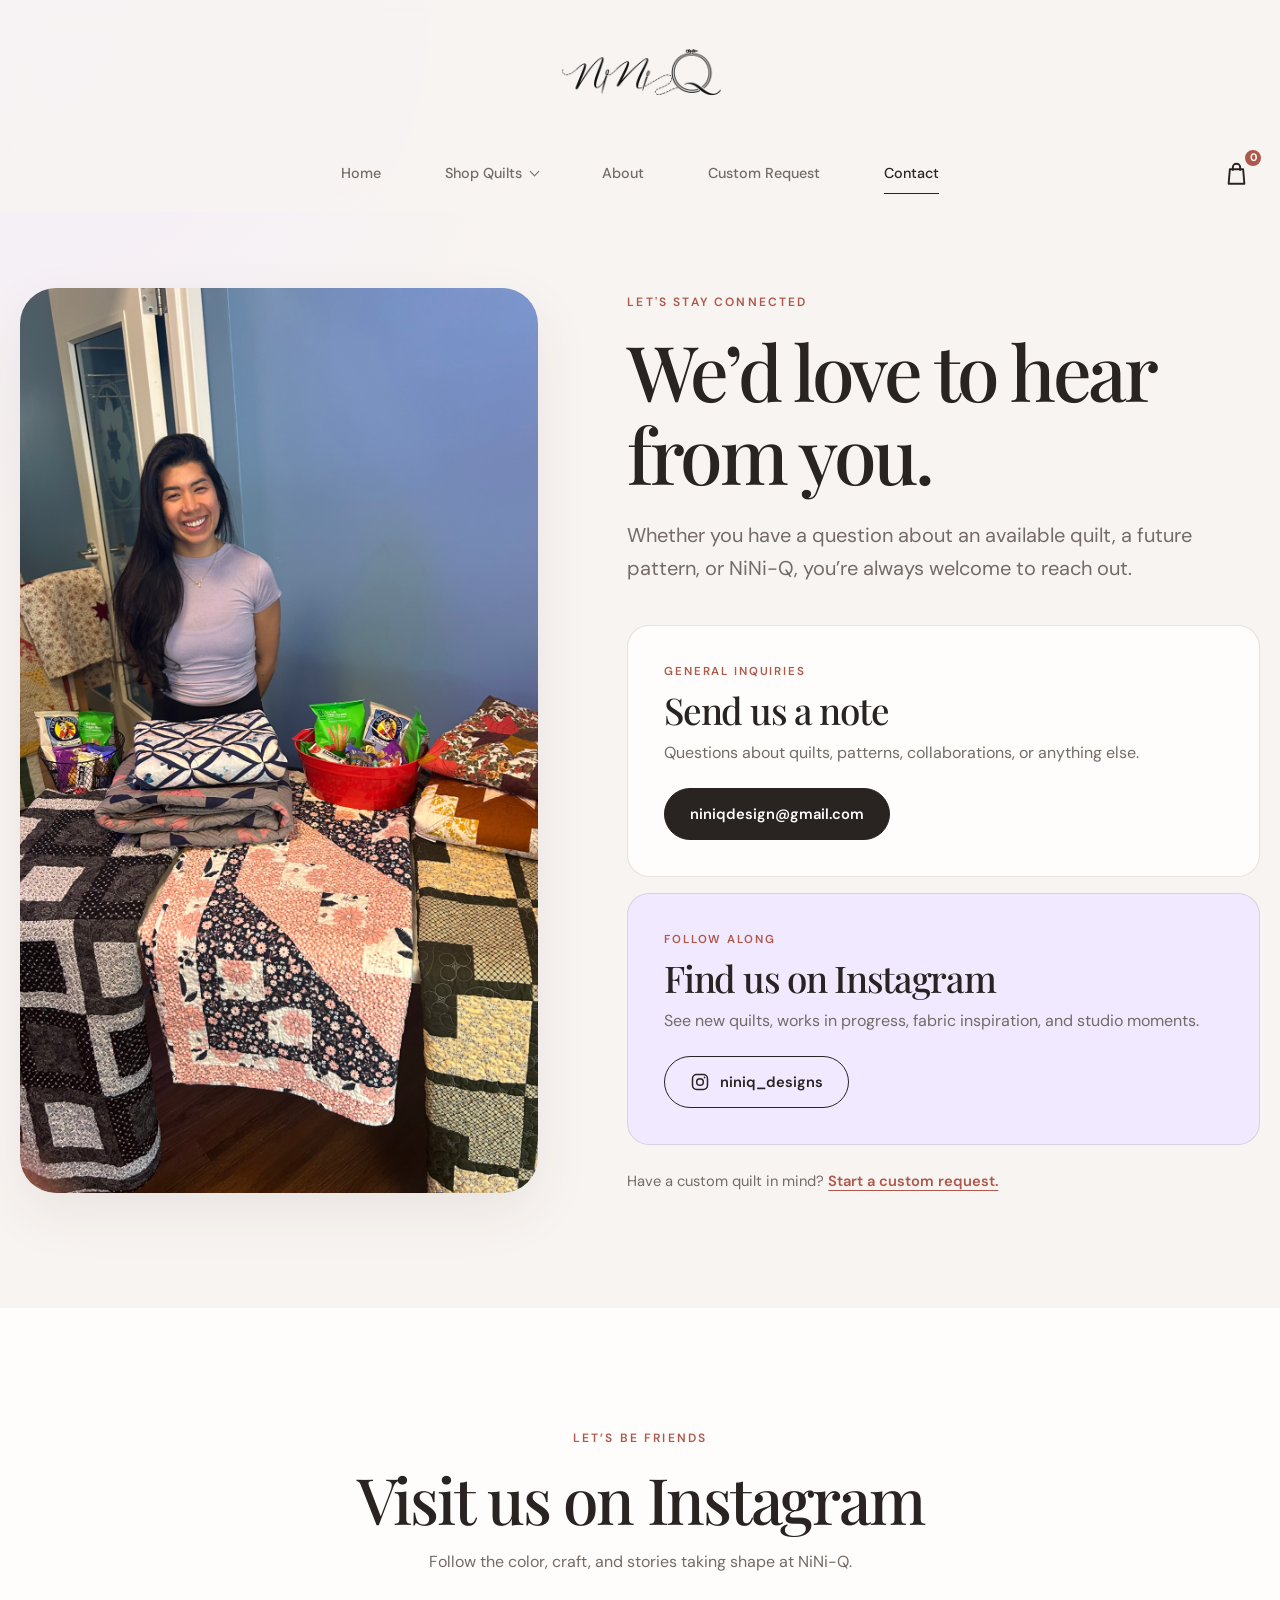
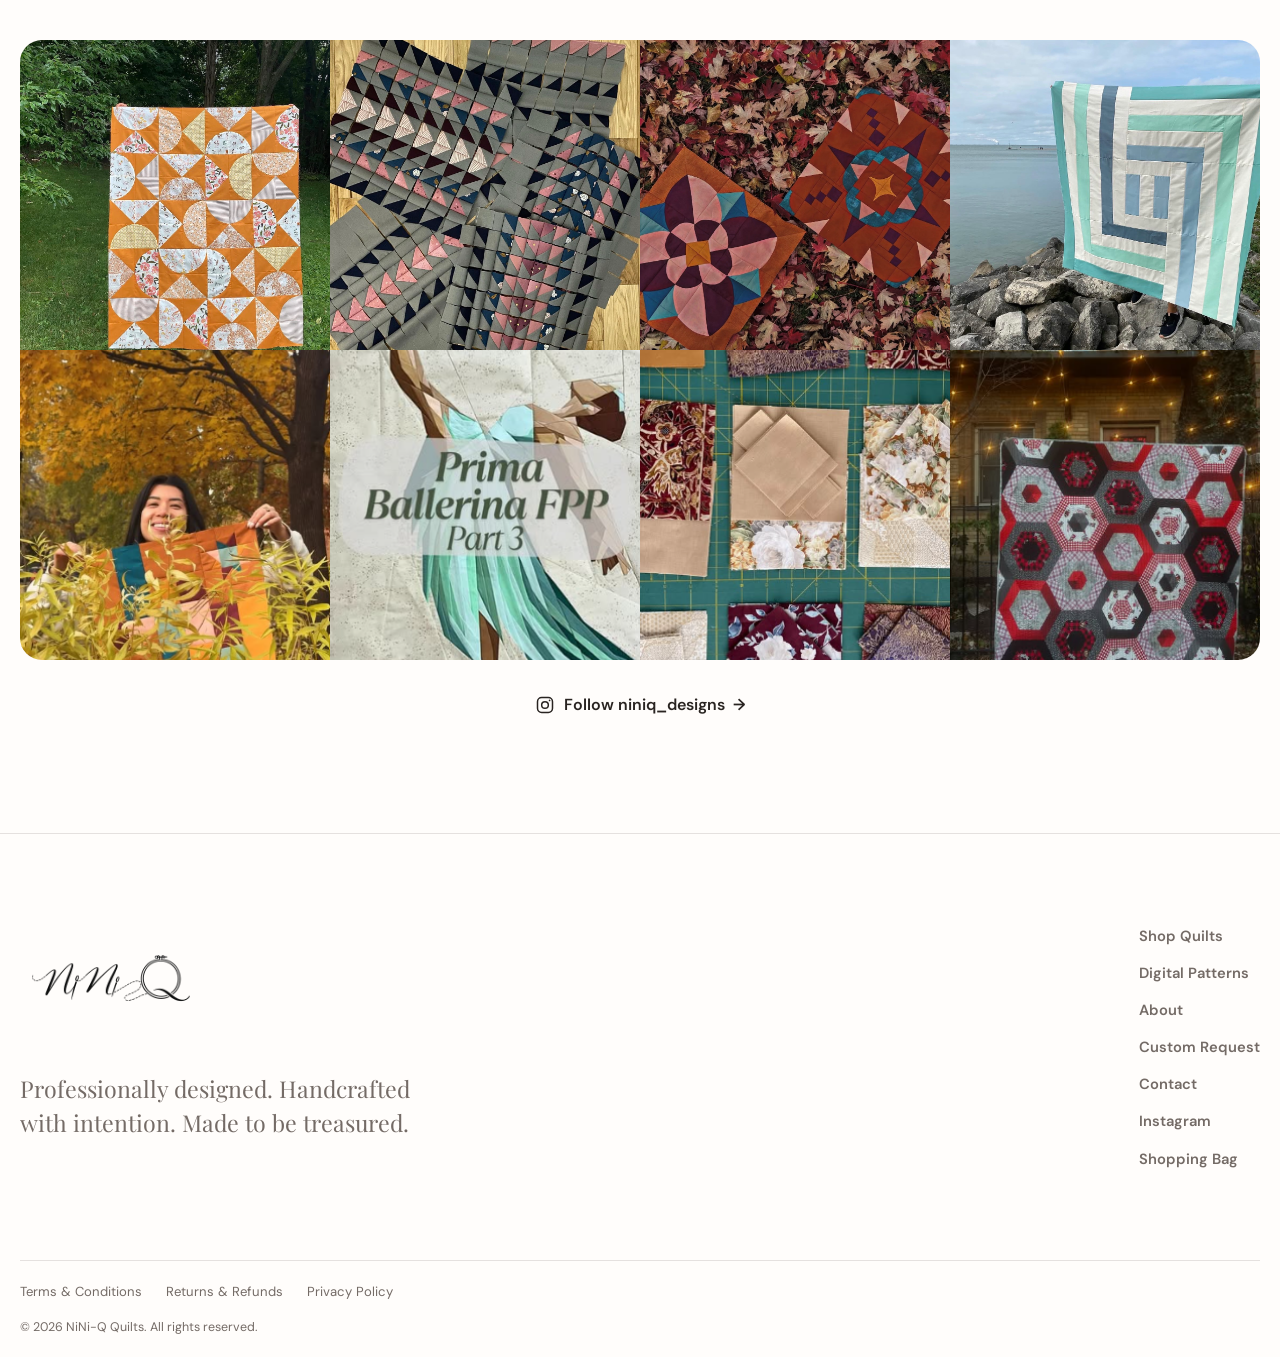
<file: NiNiQ_contact.html>
<!DOCTYPE html>
<html lang="en">

<head>
  <meta charset="utf-8">
  <meta name="viewport" content="width=device-width, initial-scale=1">
  <meta name="description"
    content="Contact NiNi-Q Quilts and stay connected with Jennifer's latest handmade quilts and creative work.">
  <title>Contact | NiNi-Q Quilts</title>

  <link rel="preconnect" href="https://fonts.googleapis.com">
  <link rel="preconnect" href="https://fonts.gstatic.com" crossorigin>
  <link
    href="https://fonts.googleapis.com/css2?family=DM+Sans:wght@400;500;600&family=Playfair+Display:ital,wght@0,500;0,600;1,500&display=swap"
    rel="stylesheet">

  <link href="NiNiQ_global_css.css" rel="stylesheet">
  <link href="NiNiQ_contact_css.css" rel="stylesheet">

  <script src="NiNiQ_global_js.js" defer></script>
</head>

<body>
  <div id="site-header"></div>

  <main>
    <section class="contact-hero page-section">
      <div class="container contact-layout">
        <div class="contact-image reveal">
          <img src="contact_pic.jpeg" alt="Jennifer, founder and quilt designer behind NiNi-Q" width="1400"
            height="1867" decoding="async" fetchpriority="high">
        </div>

        <div class="contact-content reveal">
          <span class="eyebrow">Let's Stay Connected</span>
          <h1>We’d love to hear from you.</h1>

          <p class="contact-intro">
            Whether you have a question about an available quilt, a future
            pattern, or NiNi-Q, you’re always welcome to reach out.
          </p>

          <div class="contact-options">
            <article class="contact-option">
              <span>General Inquiries</span>
              <h2>Send us a note</h2>
              <p>Questions about quilts, patterns, collaborations, or anything else.</p>
              <a class="button" href="mailto:niniqdesign@gmail.com">
                niniqdesign@gmail.com
              </a>
            </article>

            <article class="contact-option contact-option-soft">
              <span>Follow Along</span>
              <h2>Find us on Instagram</h2>
              <p>See new quilts, works in progress, fabric inspiration, and studio moments.</p>
              <a class="button button-secondary" href="https://www.instagram.com/niniq_designs" target="_blank"
                rel="noopener noreferrer">
                <svg width="20" height="20" viewBox="0 0 24 24" fill="none" stroke="currentColor" stroke-width="1.8"
                  stroke-linecap="round" stroke-linejoin="round" aria-hidden="true">
                  <rect x="3" y="3" width="18" height="18" rx="5"></rect>
                  <circle cx="12" cy="12" r="4"></circle>
                  <circle cx="17.5" cy="6.5" r="1" fill="currentColor" stroke="none"></circle>
                </svg>
                niniq_designs
              </a>
            </article>
          </div>

          <p class="custom-request-note">
            Have a custom quilt in mind?
            <a href="NiNiQ_custom.html">Start a custom request.</a>
          </p>
        </div>
      </div>
    </section>

    <section class="instagram-section page-section">
      <div class="container">
        <div class="instagram-heading reveal">
          <span class="eyebrow">Let’s Be Friends</span>
          <h2>Visit us on Instagram</h2>
          <p>Follow the color, craft, and stories taking shape at NiNi-Q.</p>
        </div>

        <a class="instagram-grid reveal" href="https://www.instagram.com/niniq_designs" target="_blank"
          rel="noopener noreferrer" aria-label="Visit NiNi-Q Designs on Instagram">
          <img src="instagram_1.jpg" alt="Instagram Picture by NiNi-Q" loading="lazy"
            decoding="async">
          <img src="instagram_2.jpg" alt="Instagram Picture by NiNi-Q" loading="lazy"
            decoding="async">
          <img src="instagram_3.jpg" alt="Instagram Picture by NiNi-Q" loading="lazy"
            decoding="async">
          <img src="instagram_4.jpg" alt="Instagram Picture by NiNi-Q" loading="lazy"
            decoding="async">
          <img src="instagram_5.png" alt="Instagram Picture by NiNi-Q" loading="lazy" decoding="async">
          <img src="instagram_6.png" alt="Instagram Picture by NiNi-Q" loading="lazy" decoding="async">
          <img src="instagram_7.png" alt="Instagram Picture by NiNi-Q" loading="lazy"
            decoding="async">
          <img src="instagram_8.png" alt="Instagram Picture by NiNi-Q" loading="lazy"
            decoding="async">
        </a>

        <div class="instagram-action reveal">
          <a class="text-link" href="https://www.instagram.com/niniq_designs" target="_blank" rel="noopener noreferrer">
            <svg width="20" height="20" viewBox="0 0 24 24" fill="none" stroke="currentColor" stroke-width="1.8"
              stroke-linecap="round" stroke-linejoin="round" aria-hidden="true">
              <rect x="3" y="3" width="18" height="18" rx="5"></rect>
              <circle cx="12" cy="12" r="4"></circle>
              <circle cx="17.5" cy="6.5" r="1" fill="currentColor" stroke="none"></circle>
            </svg>
            Follow niniq_designs
          </a>
        </div>
      </div>
    </section>
  </main>

  <div id="site-footer"></div>
</body>

</html>
</file>
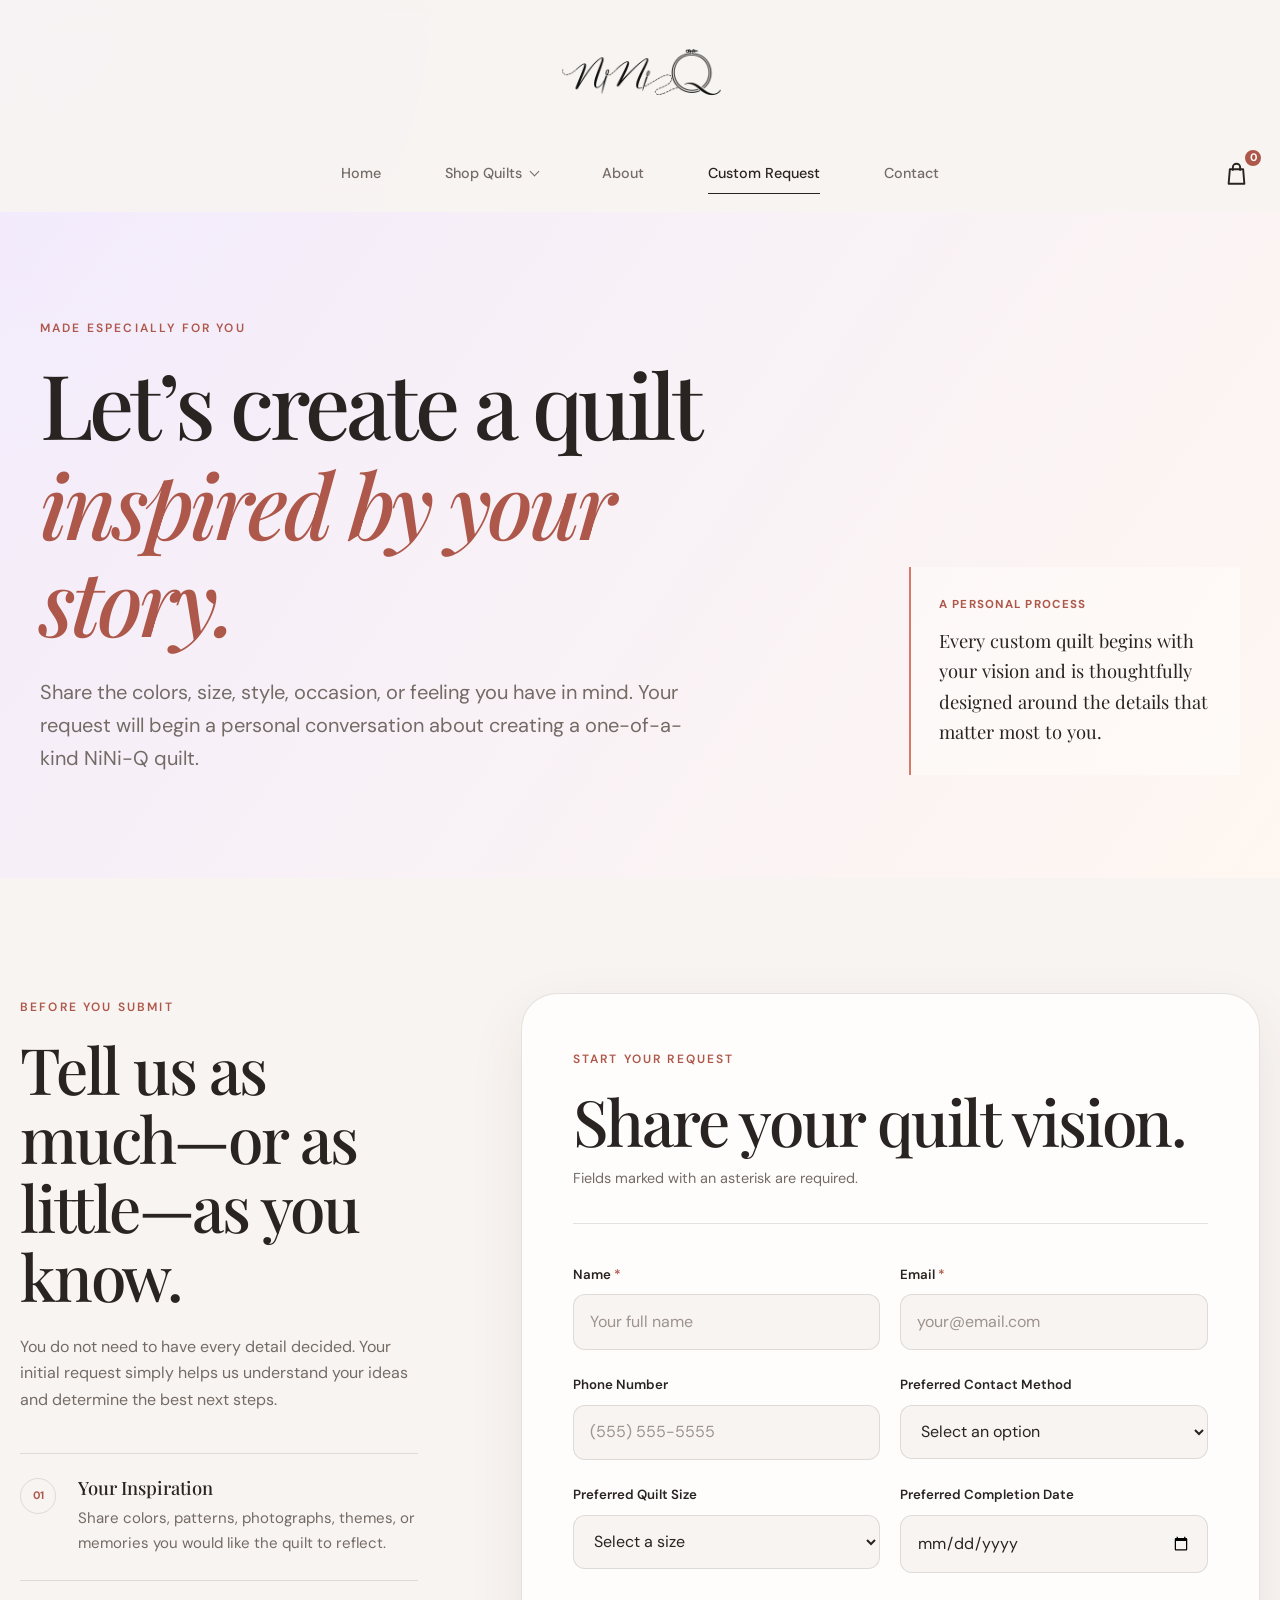
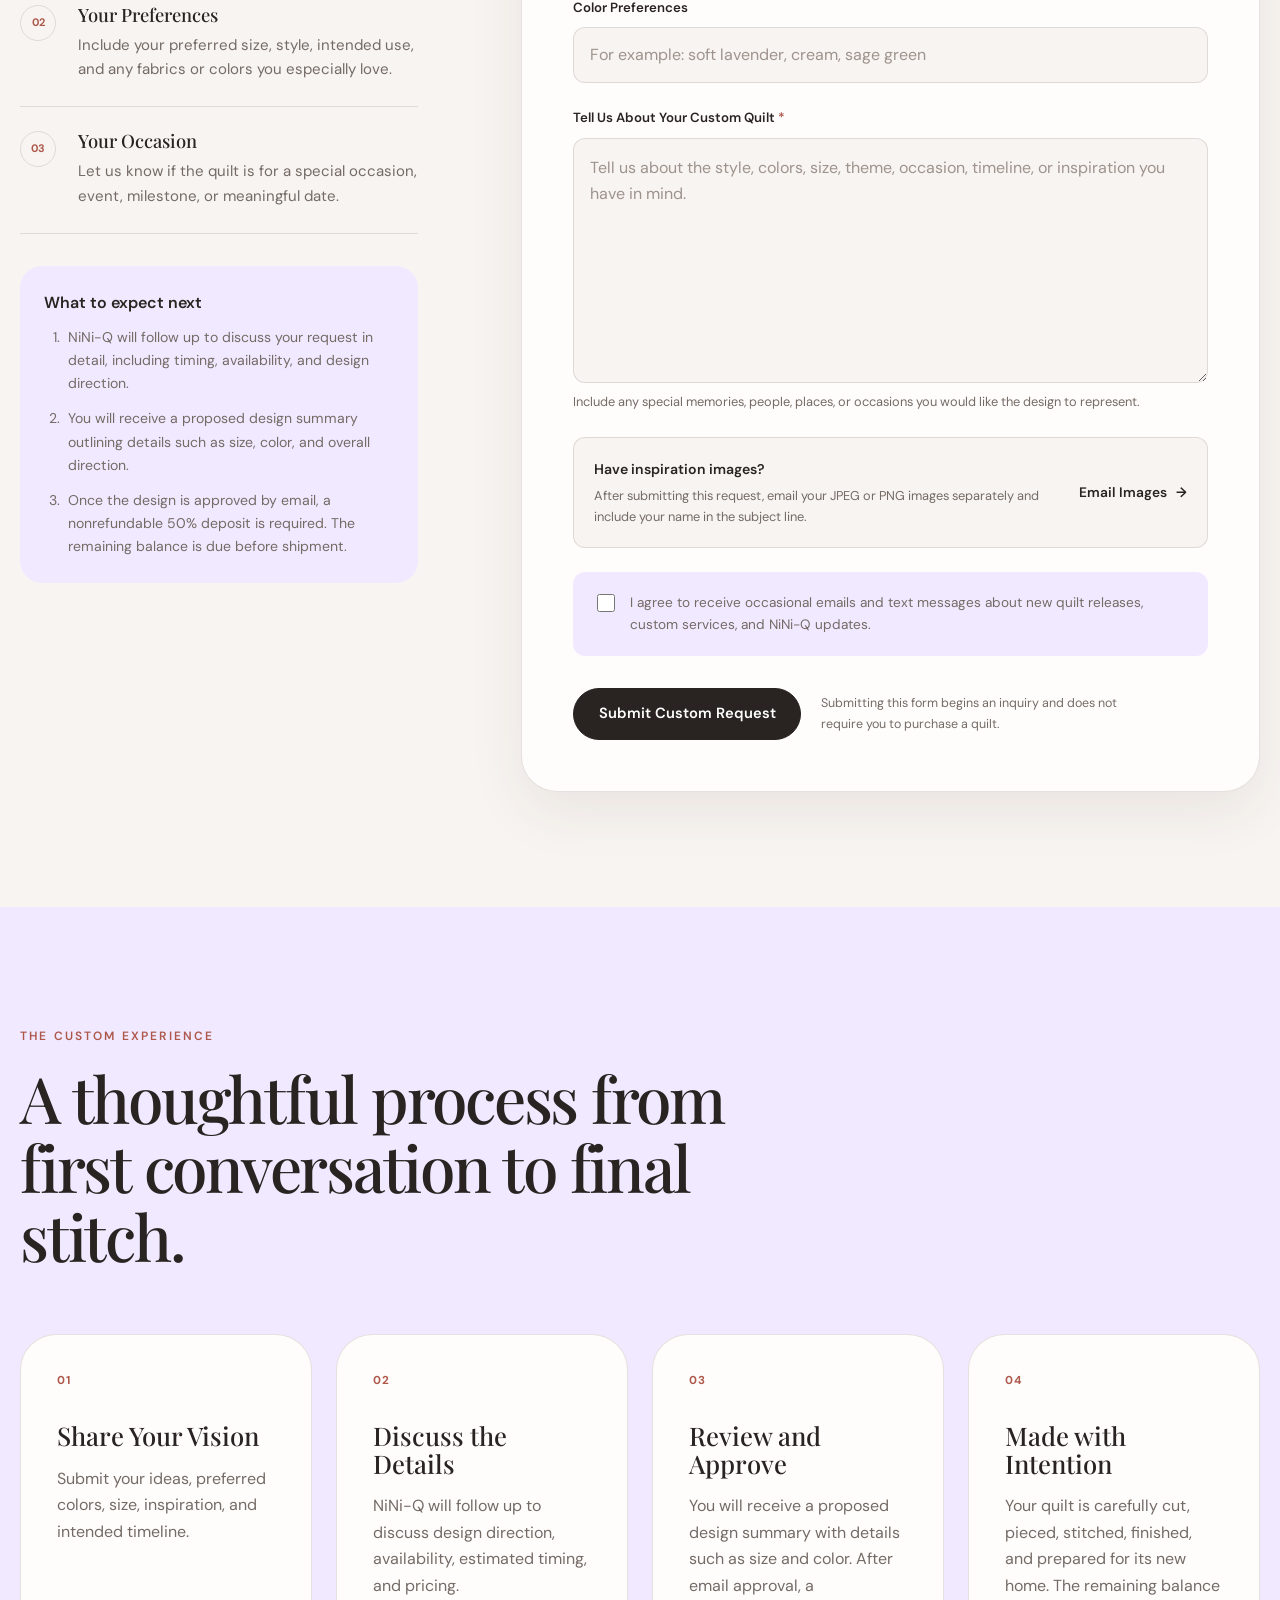
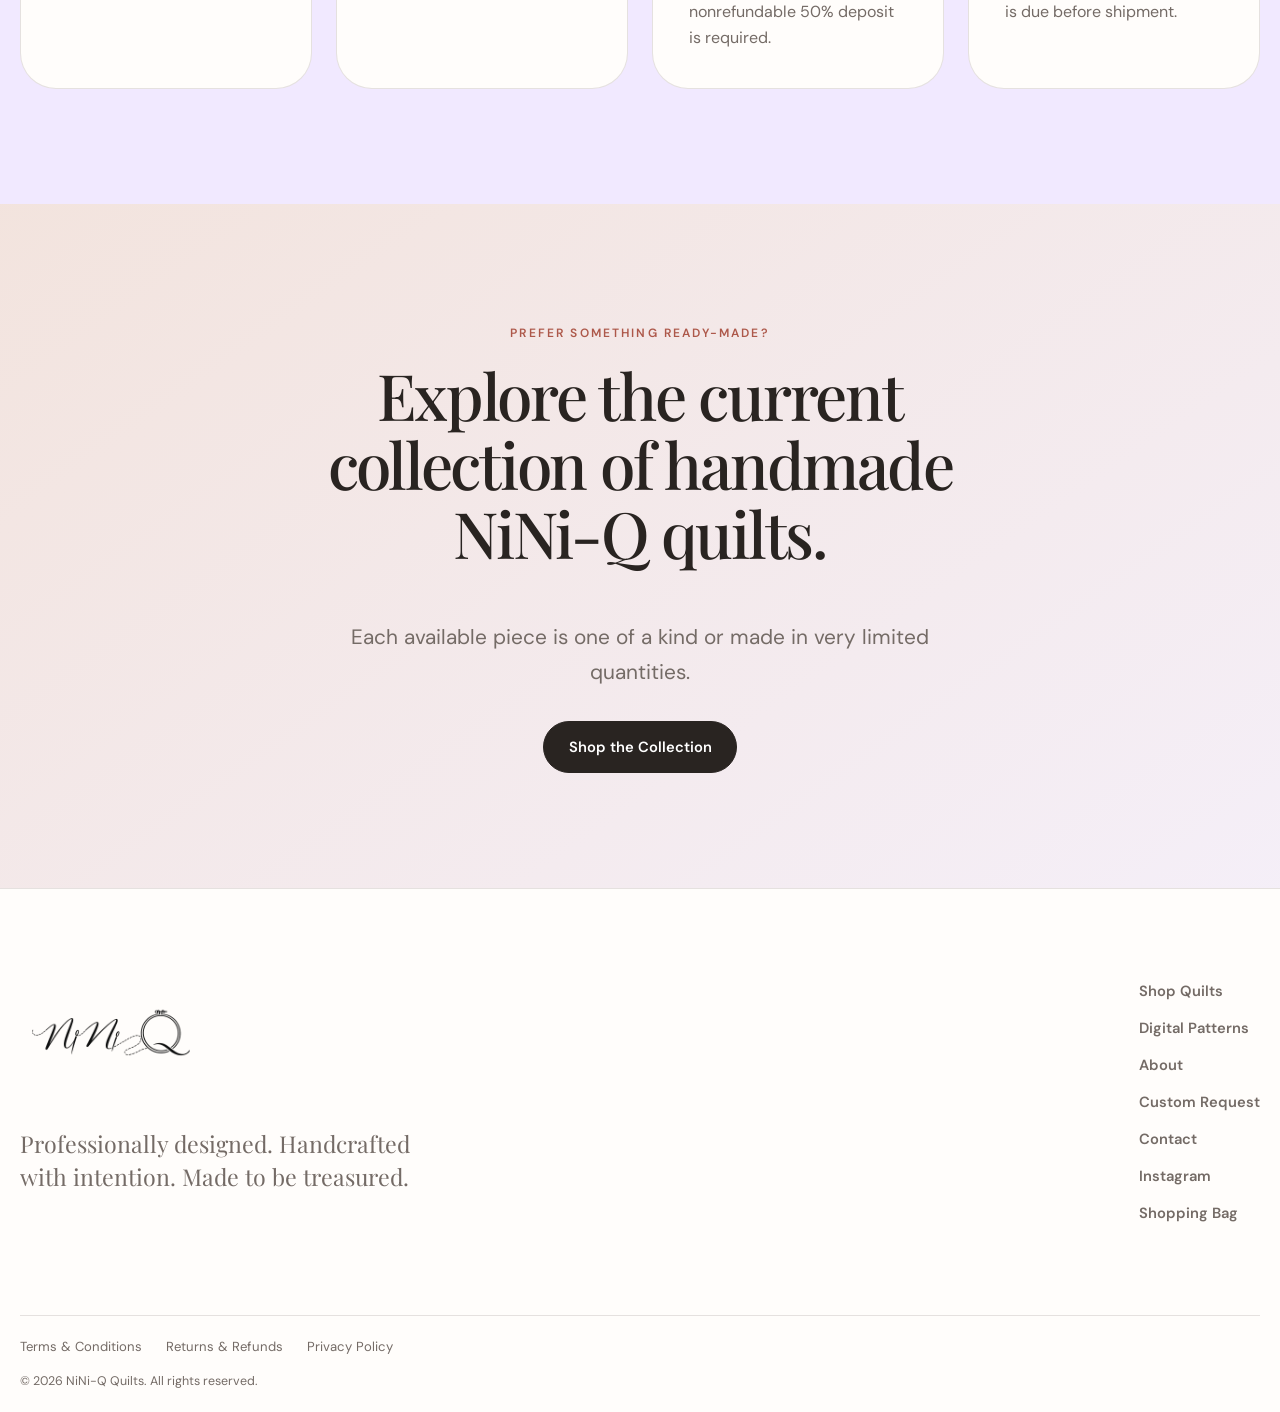
<file: NiNiQ_custom.html>
<!DOCTYPE html>
<html lang="en">

<head>

  <meta charset="utf-8">
  <meta name="viewport" content="width=device-width, initial-scale=1">

  <title>Request a Custom Quilt | NiNi-Q Quilts</title>

  <!-- Google Fonts -->

  <link rel="preconnect" href="https://fonts.googleapis.com">
  <link rel="preconnect" href="https://fonts.gstatic.com" crossorigin>

  <link
    href="https://fonts.googleapis.com/css2?family=DM+Sans:wght@400;500;600&family=Playfair+Display:ital,wght@0,500;0,600;1,500&display=swap"
    rel="stylesheet">

  <!-- Stylesheets -->

  <link href="NiNiQ_global_css.css" rel="stylesheet">
  <link href="NiNiQ_custom_css.css" rel="stylesheet">

  <!-- JavaScript -->

  <script src="NiNiQ_global_js.js" defer></script>

</head>

<body>

  <div id="site-header"></div>


  <main>

    <!-- ================================
         CUSTOM REQUEST HERO
    ================================= -->

    <section class="custom-hero">

      <div class="container custom-hero-layout">

        <div class="custom-hero-content reveal">

          <span class="eyebrow">Made Especially for You</span>

          <h1>
            Let’s create a quilt
            <em>inspired by your story.</em>
          </h1>

          <p class="custom-hero-intro">
            Share the colors, size, style, occasion, or feeling you have in
            mind. Your request will begin a personal conversation about
            creating a one-of-a-kind NiNi-Q quilt.
          </p>

        </div>

        <aside class="custom-hero-note reveal">

          <span class="custom-note-label">A Personal Process</span>

          <p>
            Every custom quilt begins with your vision and is thoughtfully
            designed around the details that matter most to you.
          </p>

        </aside>

      </div>

    </section>


    <!-- ================================
         CUSTOM REQUEST CONTENT
    ================================= -->

    <section class="custom-request page-section">

      <div class="container custom-request-layout">

        <!-- ============================
             REQUEST INFORMATION
        ============================= -->

        <aside class="custom-information reveal">

          <span class="eyebrow">Before You Submit</span>

          <h2>
            Tell us as much—or as little—as you know.
          </h2>

          <p>
            You do not need to have every detail decided. Your initial request
            simply helps us understand your ideas and determine the best next
            steps.
          </p>

          <div class="custom-detail-list">

            <article class="custom-detail">

              <span class="custom-detail-number">01</span>

              <div>
                <h3>Your Inspiration</h3>
                <p>
                  Share colors, patterns, photographs, themes, or memories
                  you would like the quilt to reflect.
                </p>
              </div>

            </article>

            <article class="custom-detail">

              <span class="custom-detail-number">02</span>

              <div>
                <h3>Your Preferences</h3>
                <p>
                  Include your preferred size, style, intended use, and any
                  fabrics or colors you especially love.
                </p>
              </div>

            </article>

            <article class="custom-detail">

              <span class="custom-detail-number">03</span>

              <div>
                <h3>Your Occasion</h3>
                <p>
                  Let us know if the quilt is for a special occasion, event,
                  milestone, or meaningful date.
                </p>
              </div>

            </article>

          </div>

          <div class="custom-information-note">

            <span>What to expect next</span>

            <ol>
              <li>
                NiNi-Q will follow up to discuss your request in detail,
                including timing, availability, and design direction.
              </li>
              <li>
                You will receive a proposed design summary outlining details
                such as size, color, and overall direction.
              </li>
              <li>
                Once the design is approved by email, a nonrefundable 50%
                deposit is required. The remaining balance is due before
                shipment.
              </li>
            </ol>

          </div>

        </aside>


        <!-- ============================
             CUSTOM REQUEST FORM
        ============================= -->

        <div class="custom-form-panel reveal">

          <div class="custom-form-heading">

            <span class="eyebrow">Start Your Request</span>

            <h2>Share your quilt vision.</h2>

            <p>
              Fields marked with an asterisk are required.
            </p>

          </div>

          <form class="custom-form" action="https://formspree.io/f/mvkpkkjw" method="POST">

            <input type="hidden" name="subject" value="New NiNi-Q Custom Quilt Request">

            <div class="form-trap" aria-hidden="true">
              <label for="company-website">Leave this field blank</label>
              <input type="text" id="company-website" name="_gotcha" tabindex="-1" autocomplete="off">
            </div>

            <div class="form-row">

              <div class="form-group">

                <label for="customer-name">
                  Name <span aria-hidden="true">*</span>
                </label>

                <input type="text" id="customer-name" name="name" placeholder="Your full name"
                  autocomplete="name" required>

              </div>

              <div class="form-group">

                <label for="customer-email">
                  Email <span aria-hidden="true">*</span>
                </label>

                <input type="email" id="customer-email" name="email" placeholder="your@email.com"
                  autocomplete="email" required>

              </div>

            </div>


            <div class="form-row">

              <div class="form-group">

                <label for="customer-phone">
                  Phone Number
                </label>

                <input type="tel" id="customer-phone" name="phone" placeholder="(555) 555-5555"
                  autocomplete="tel">

              </div>

              <div class="form-group">

                <label for="preferred-contact">
                  Preferred Contact Method
                </label>

                <select id="preferred-contact" name="preferred-contact">
                  <option value="">Select an option</option>
                  <option value="Email">Email</option>
                  <option value="Phone call">Phone call</option>
                  <option value="Text message">Text message</option>
                </select>

              </div>

            </div>


            <div class="form-row">

              <div class="form-group">

                <label for="quilt-size">
                  Preferred Quilt Size
                </label>

                <select id="quilt-size" name="quilt-size">
                  <option value="">Select a size</option>
                  <option value="Baby or crib">Baby or crib</option>
                  <option value="Throw">Throw</option>
                  <option value="Twin">Twin</option>
                  <option value="Full">Full</option>
                  <option value="Queen">Queen</option>
                  <option value="King">King</option>
                  <option value="Wall hanging">Wall hanging</option>
                  <option value="Not sure">Not sure yet</option>
                </select>

              </div>

              <div class="form-group">

                <label for="needed-by">
                  Preferred Completion Date
                </label>

                <input type="date" id="needed-by" name="needed-by">

              </div>

            </div>


            <div class="form-group">

              <label for="color-preferences">
                Color Preferences
              </label>

              <input type="text" id="color-preferences" name="color-preferences"
                placeholder="For example: soft lavender, cream, sage green">

            </div>


            <div class="form-group">

              <label for="quilt-description">
                Tell Us About Your Custom Quilt
                <span aria-hidden="true">*</span>
              </label>

              <textarea id="quilt-description" name="message" rows="8"
                placeholder="Tell us about the style, colors, size, theme, occasion, timeline, or inspiration you have in mind."
                required></textarea>

              <p class="form-help">
                Include any special memories, people, places, or occasions you
                would like the design to represent.
              </p>

            </div>


            <div class="inspiration-email-note">

              <div>
                <span>Have inspiration images?</span>
                <p>
                  After submitting this request, email your JPEG or PNG images
                  separately and include your name in the subject line.
                </p>
              </div>

              <a class="text-link" href="mailto:niniqdesign@gmail.com?subject=Custom%20Quilt%20Inspiration%20Images">
                Email Images
              </a>

            </div>


            <div class="checkbox-row">

              <input type="checkbox" id="marketing-consent" name="marketing-consent" value="Yes">

              <label for="marketing-consent">
                I agree to receive occasional emails and text messages about
                new quilt releases, custom services, and NiNi-Q updates.
              </label>

            </div>


            <div class="form-submit-area">

              <button type="submit" class="button">
                Submit Custom Request
              </button>

              <p>
                Submitting this form begins an inquiry and does not require
                you to purchase a quilt.
              </p>

            </div>

          </form>

        </div>

      </div>

    </section>


    <!-- ================================
         CUSTOM PROCESS
    ================================= -->

    <section class="custom-process page-section">

      <div class="container">

        <div class="section-heading reveal">

          <span class="eyebrow">The Custom Experience</span>

          <h2>
            A thoughtful process from first conversation to final stitch.
          </h2>

        </div>

        <div class="custom-process-grid">

          <article class="custom-process-card reveal">

            <span>01</span>

            <h3>Share Your Vision</h3>

            <p>
              Submit your ideas, preferred colors, size, inspiration, and
              intended timeline.
            </p>

          </article>

          <article class="custom-process-card reveal">

            <span>02</span>

            <h3>Discuss the Details</h3>

            <p>
              NiNi-Q will follow up to discuss design direction, availability,
              estimated timing, and pricing.
            </p>

          </article>

          <article class="custom-process-card reveal">

            <span>03</span>

            <h3>Review and Approve</h3>

            <p>
              You will receive a proposed design summary with details such as
              size and color. After email approval, a nonrefundable 50%
              deposit is required.
            </p>

          </article>

          <article class="custom-process-card reveal">

            <span>04</span>

            <h3>Made with Intention</h3>

            <p>
              Your quilt is carefully cut, pieced, stitched, finished, and
              prepared for its new home. The remaining balance is due before
              shipment.
            </p>

          </article>

        </div>

      </div>

    </section>


    <!-- ================================
         COLLECTION CTA
    ================================= -->

    <section class="custom-closing page-section">

      <div class="narrow-container reveal">

        <span class="eyebrow">Prefer Something Ready-Made?</span>

        <h2>
          Explore the current collection of handmade NiNi-Q quilts.
        </h2>

        <p class="lead-text">
          Each available piece is one of a kind or made in very limited
          quantities.
        </p>

        <a href="NiNiQ_quilts.html" class="button">
          Shop the Collection
        </a>

      </div>

    </section>

  </main>

  <div id="site-footer"></div>

</body>

</html>
</file>
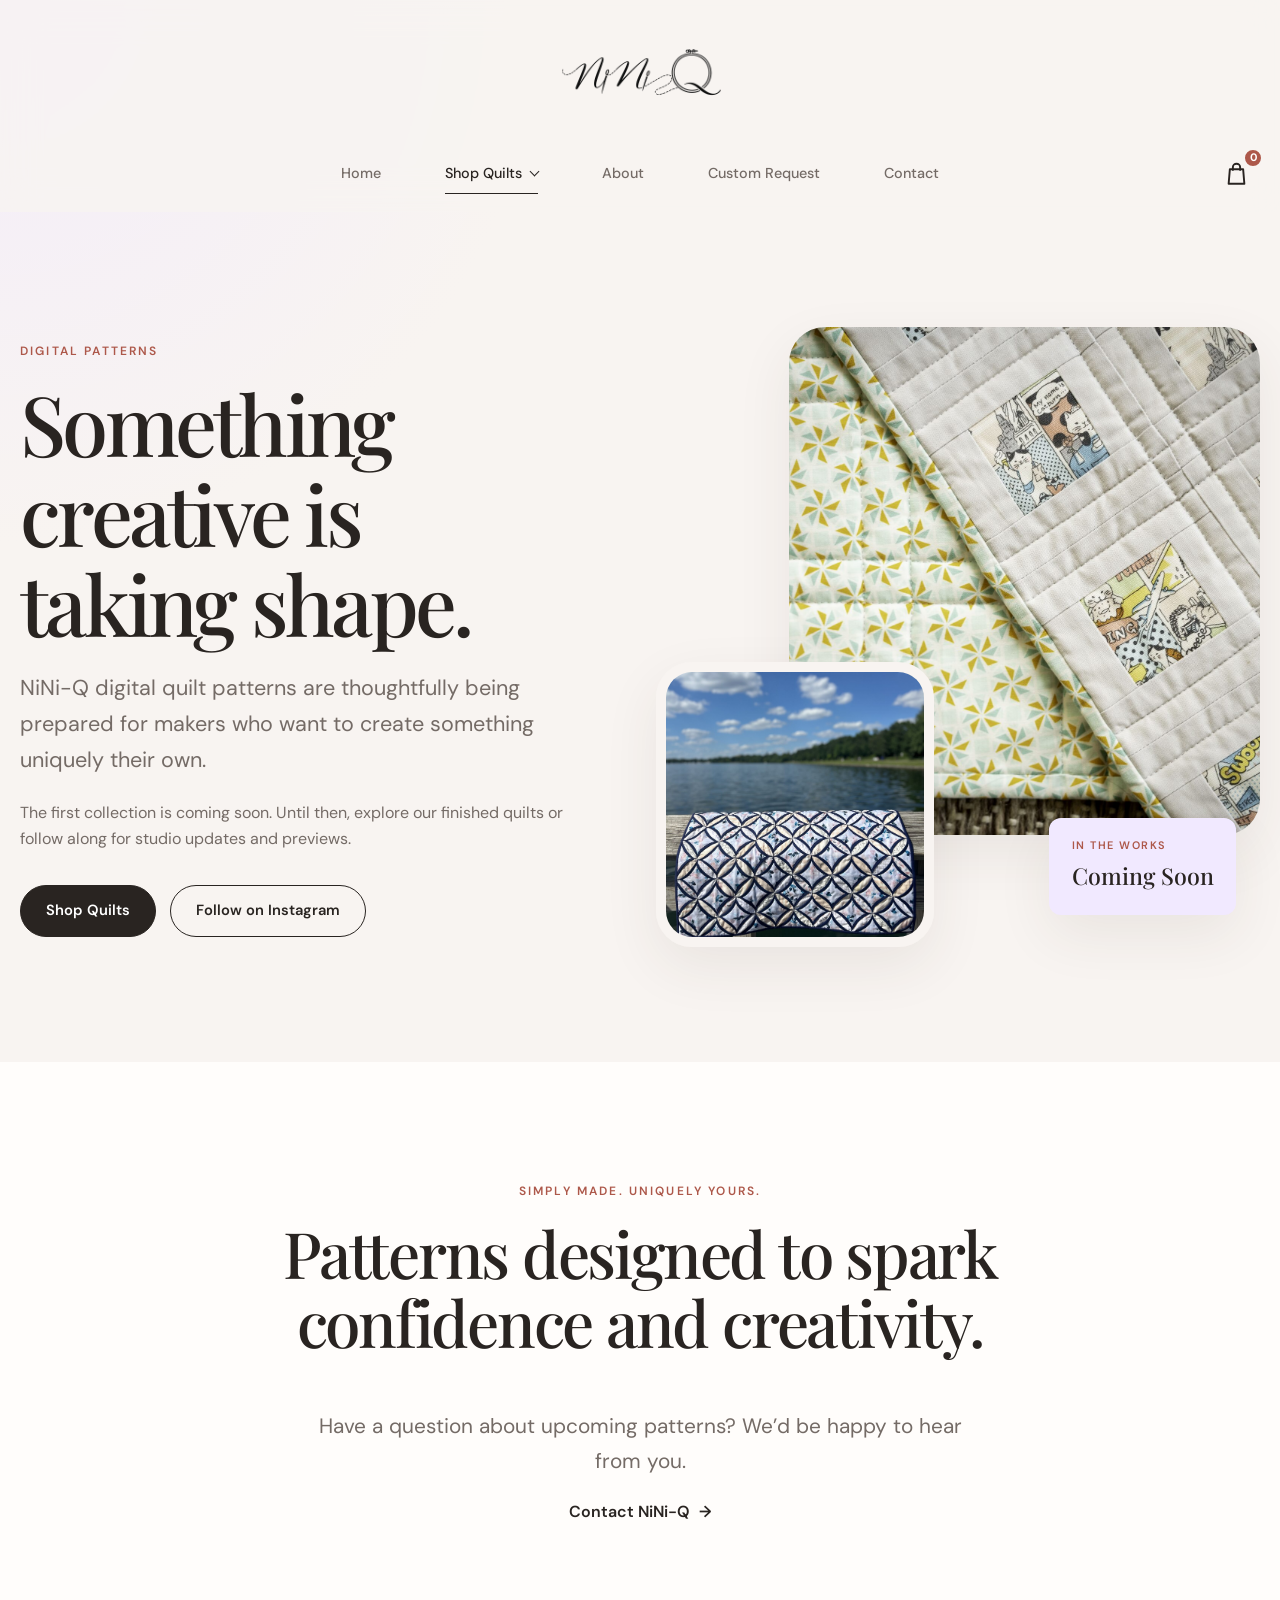
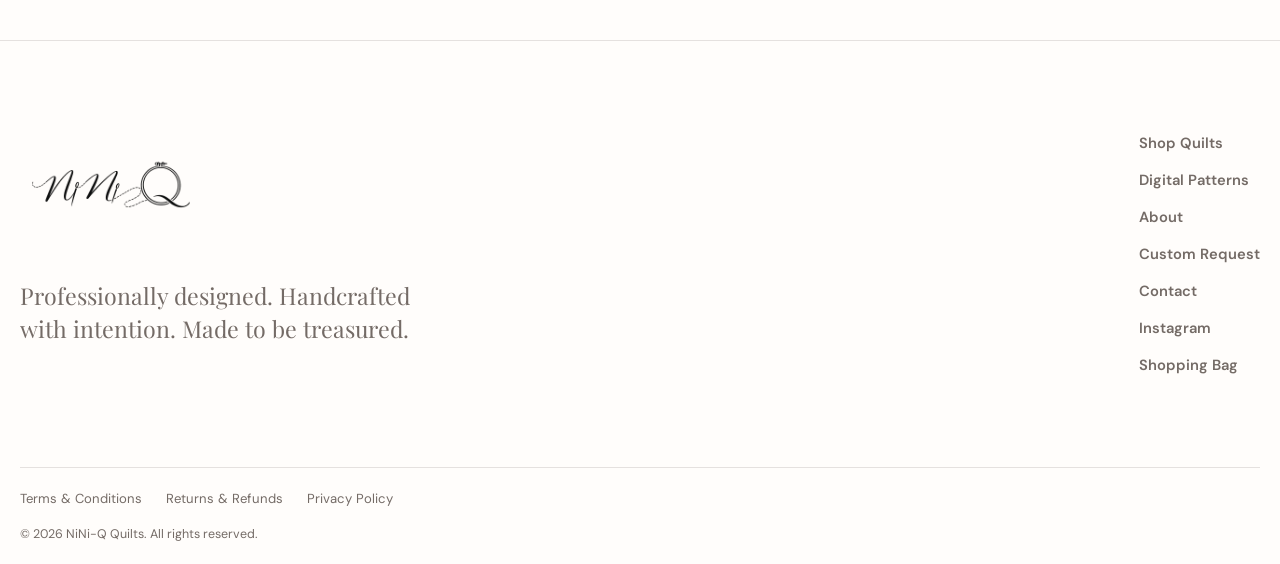
<file: NiNiQ_patterns.html>
<!DOCTYPE html>
<html lang="en">

<head>
  <meta charset="utf-8">
  <meta name="viewport" content="width=device-width, initial-scale=1">
  <meta name="description" content="Digital quilt patterns from NiNi-Q are coming soon.">
  <title>Digital Patterns Coming Soon | NiNi-Q Quilts</title>

  <link rel="preconnect" href="https://fonts.googleapis.com">
  <link rel="preconnect" href="https://fonts.gstatic.com" crossorigin>
  <link href="https://fonts.googleapis.com/css2?family=DM+Sans:wght@400;500;600&family=Playfair+Display:ital,wght@0,500;0,600;1,500&display=swap" rel="stylesheet">

  <link href="NiNiQ_global_css.css" rel="stylesheet">
  <link href="NiNiQ_patterns_css.css" rel="stylesheet">

  <script src="NiNiQ_global_js.js" defer></script>
</head>

<body>
  <div id="site-header"></div>

  <main>
    <section class="patterns-hero page-section">
      <div class="container patterns-layout">
        <div class="patterns-content reveal">
          <span class="eyebrow">Digital Patterns</span>
          <h1>Something creative is taking shape.</h1>

          <p class="patterns-lead">
            NiNi-Q digital quilt patterns are thoughtfully being prepared for
            makers who want to create something uniquely their own.
          </p>

          <p>
            The first collection is coming soon. Until then, explore our
            finished quilts or follow along for studio updates and previews.
          </p>

          <div class="patterns-actions">
            <a class="button" href="NiNiQ_quilts.html">Shop Quilts</a>
            <a class="button button-secondary" href="https://www.instagram.com/niniq_designs" target="_blank" rel="noopener noreferrer">
              Follow on Instagram
            </a>
          </div>
        </div>

        <div class="patterns-visual reveal" aria-label="A preview of NiNi-Q quilt designs">
          <div class="pattern-image pattern-image-large">
            <img src="Comic_Strip_1.jpeg" alt="Colorful NiNi-Q quilt pattern preview">
          </div>

          <div class="pattern-image pattern-image-small">
            <img src="Cathedral_Window_2.jpeg" alt="Detailed NiNi-Q quilt design">
          </div>

          <div class="coming-soon-note">
            <span>In the works</span>
            <strong>Coming Soon</strong>
          </div>
        </div>
      </div>
    </section>

    <section class="patterns-message page-section">
      <div class="narrow-container reveal">
        <span class="eyebrow">Simply Made. Uniquely Yours.</span>
        <h2>Patterns designed to spark confidence and creativity.</h2>
        <p class="lead-text">
          Have a question about upcoming patterns? We’d be happy to hear from you.
        </p>
        <a class="text-link" href="NiNiQ_contact.html">Contact NiNi-Q</a>
      </div>
    </section>
  </main>

  <div id="site-footer"></div>
</body>

</html>
</file>
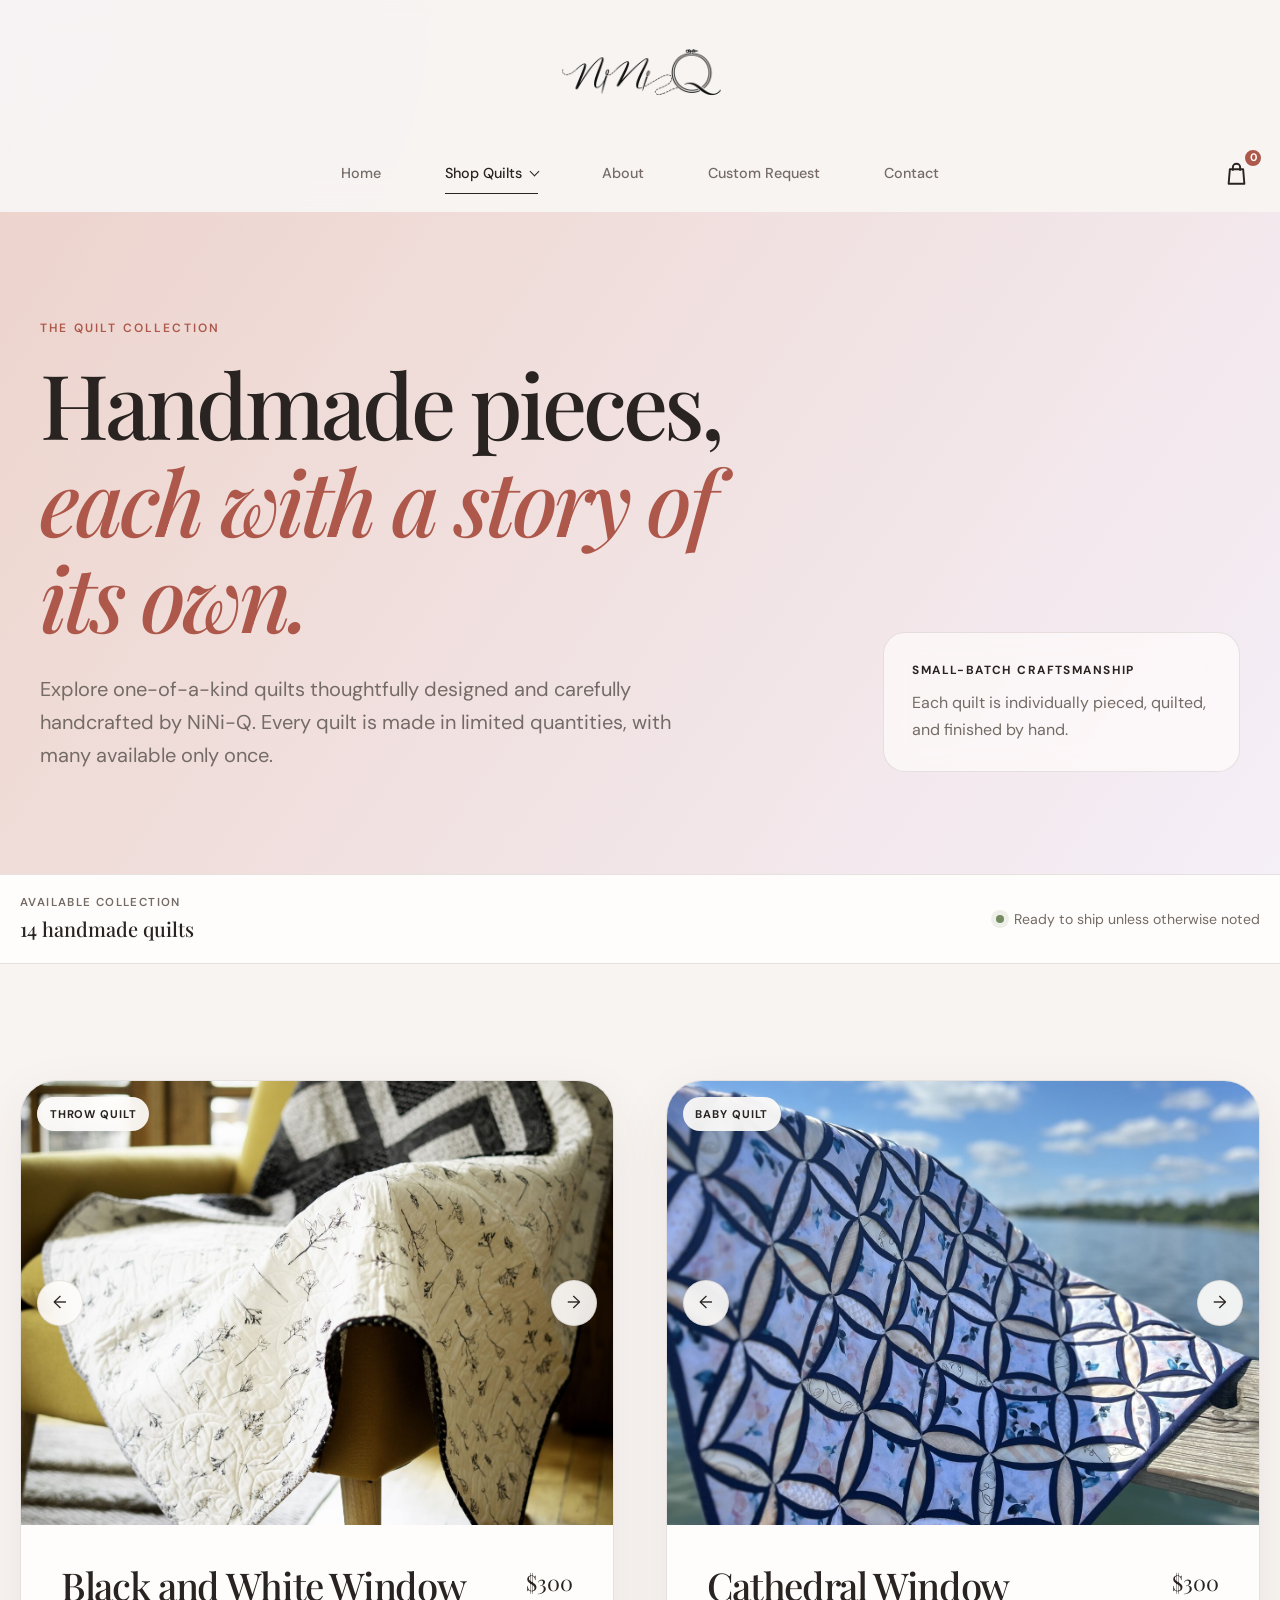
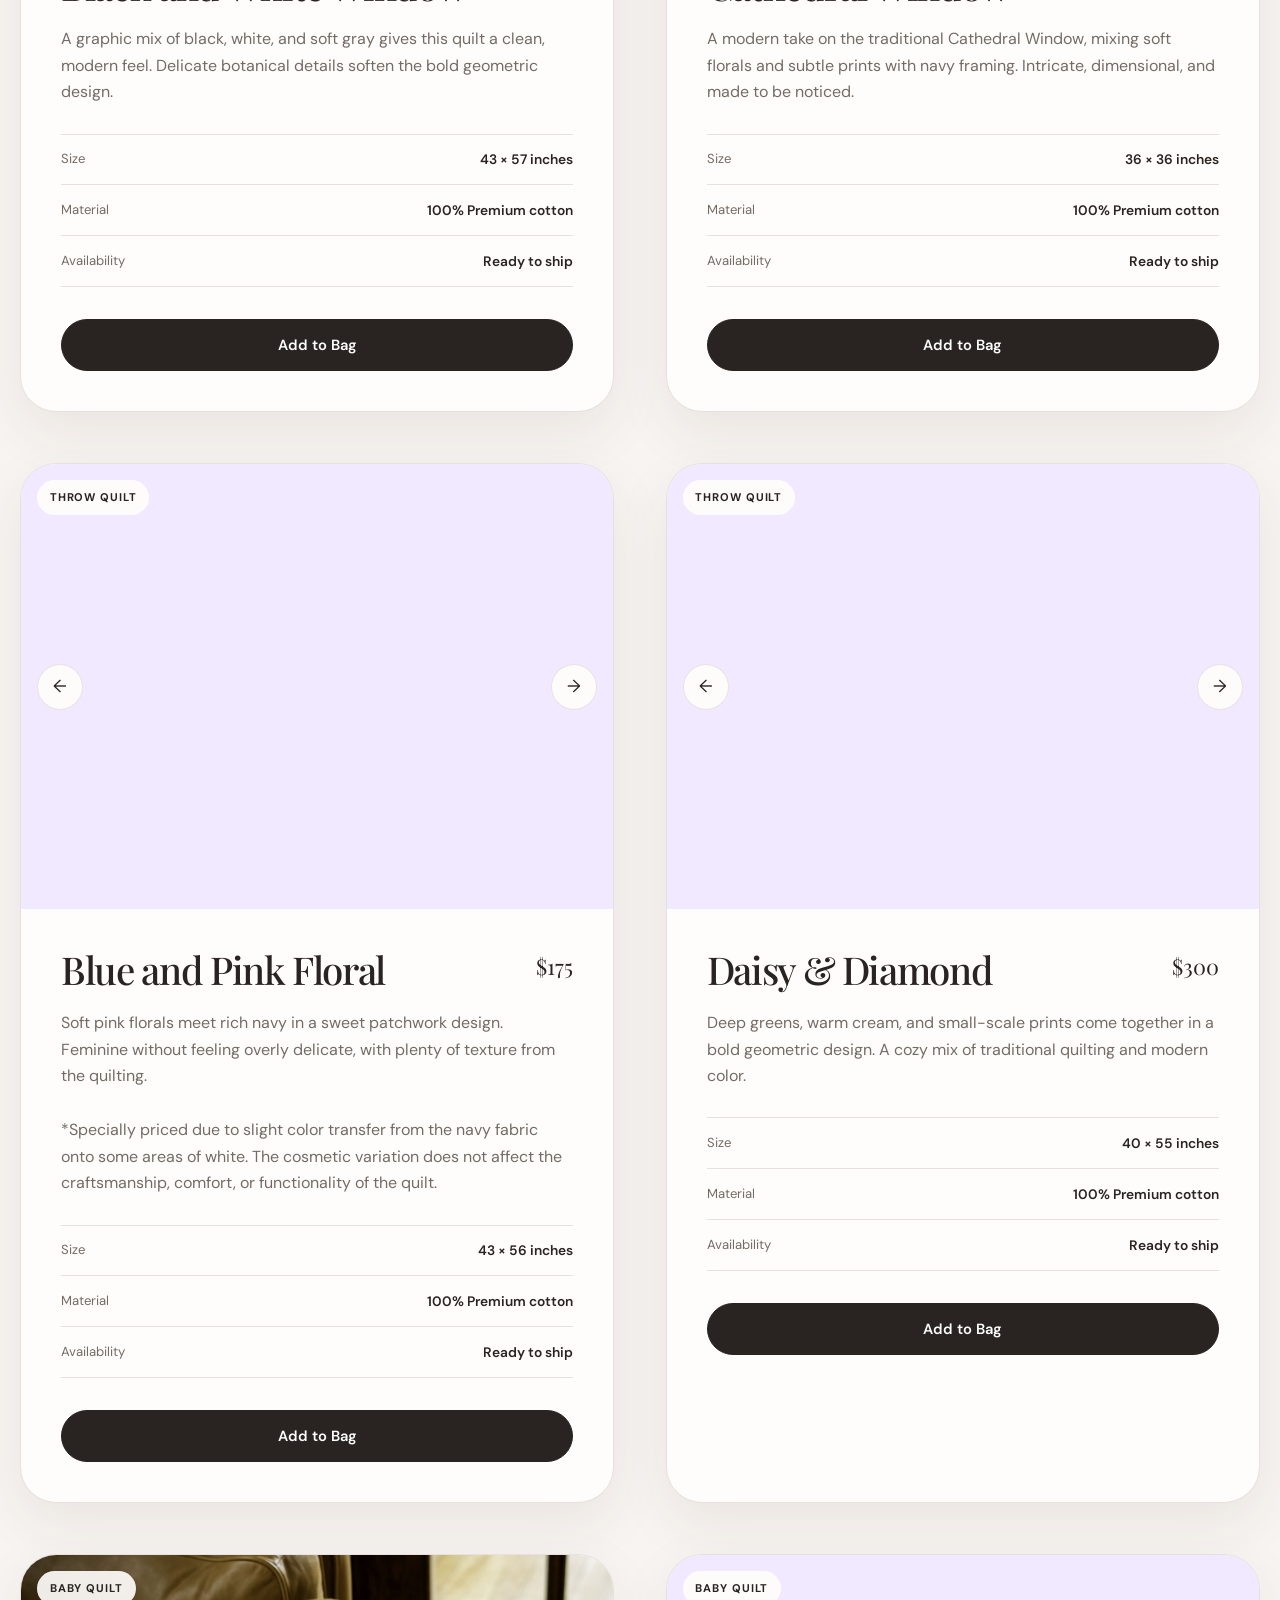
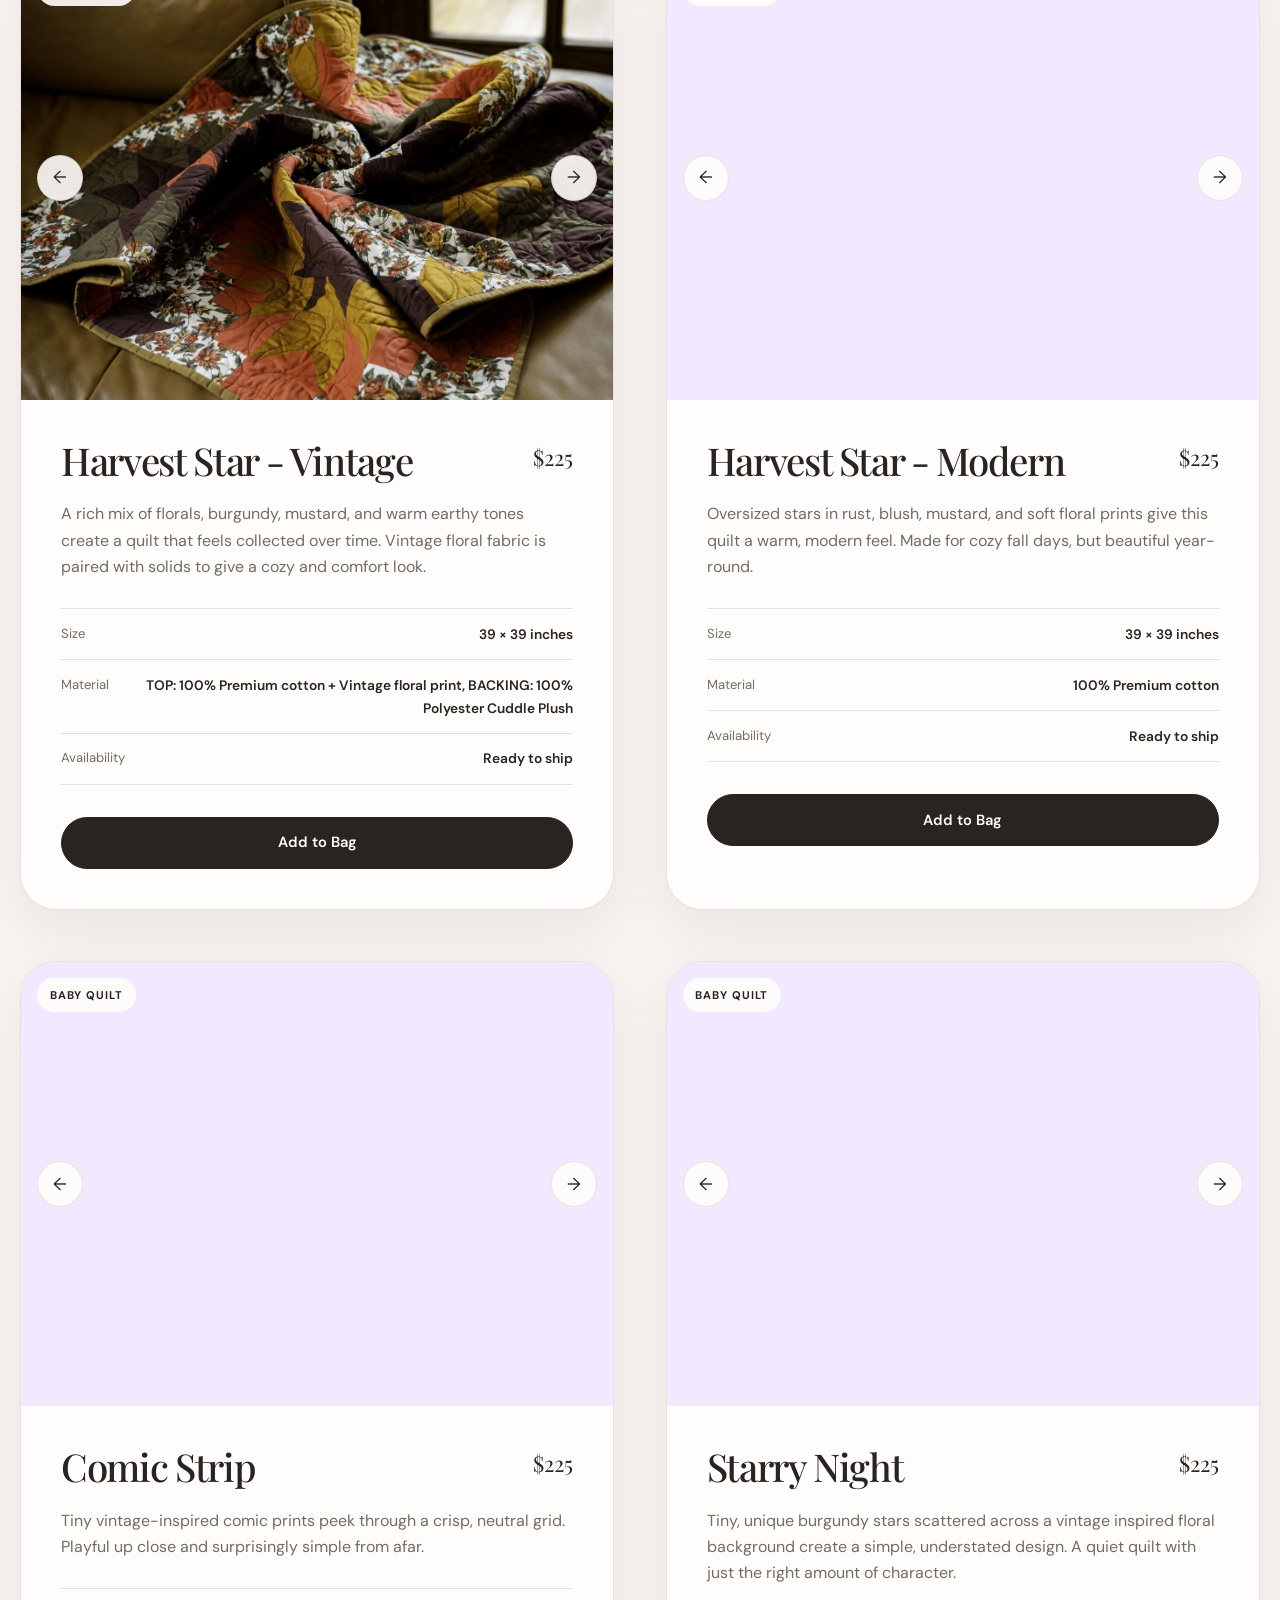
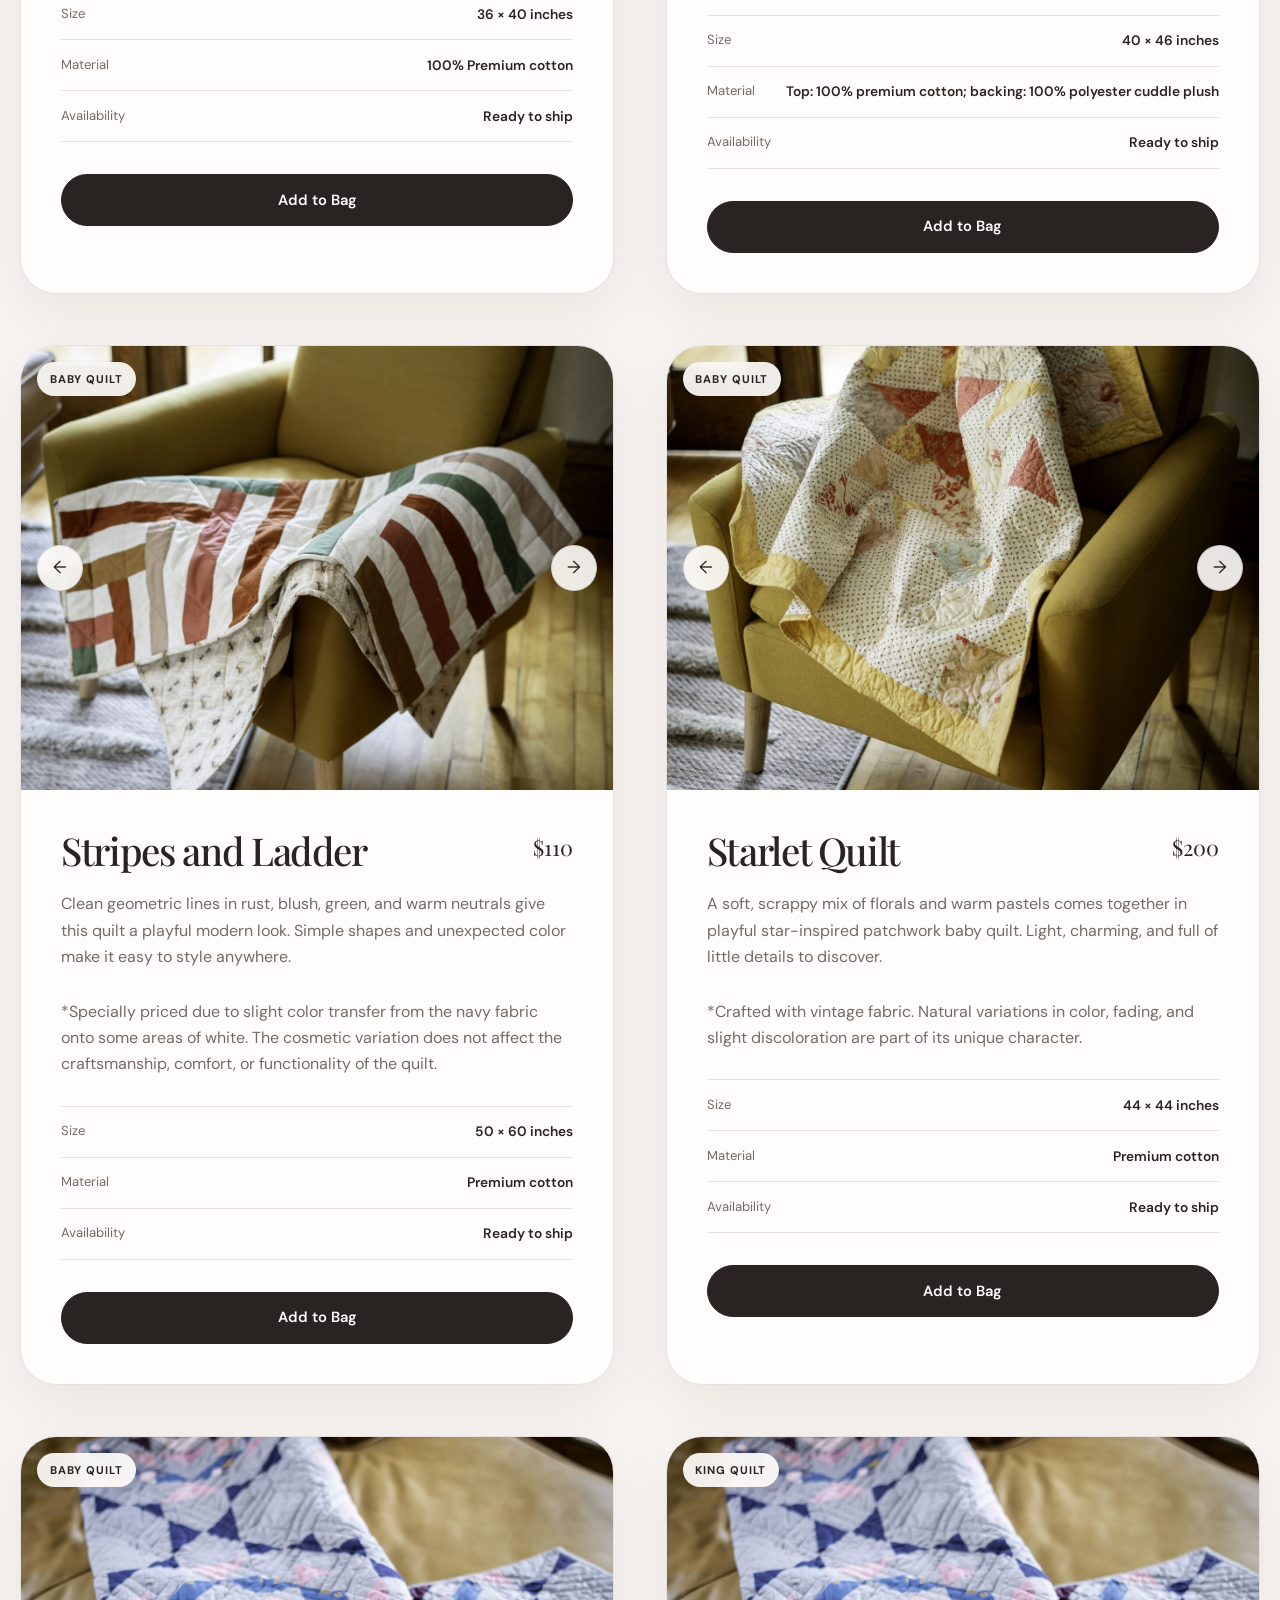
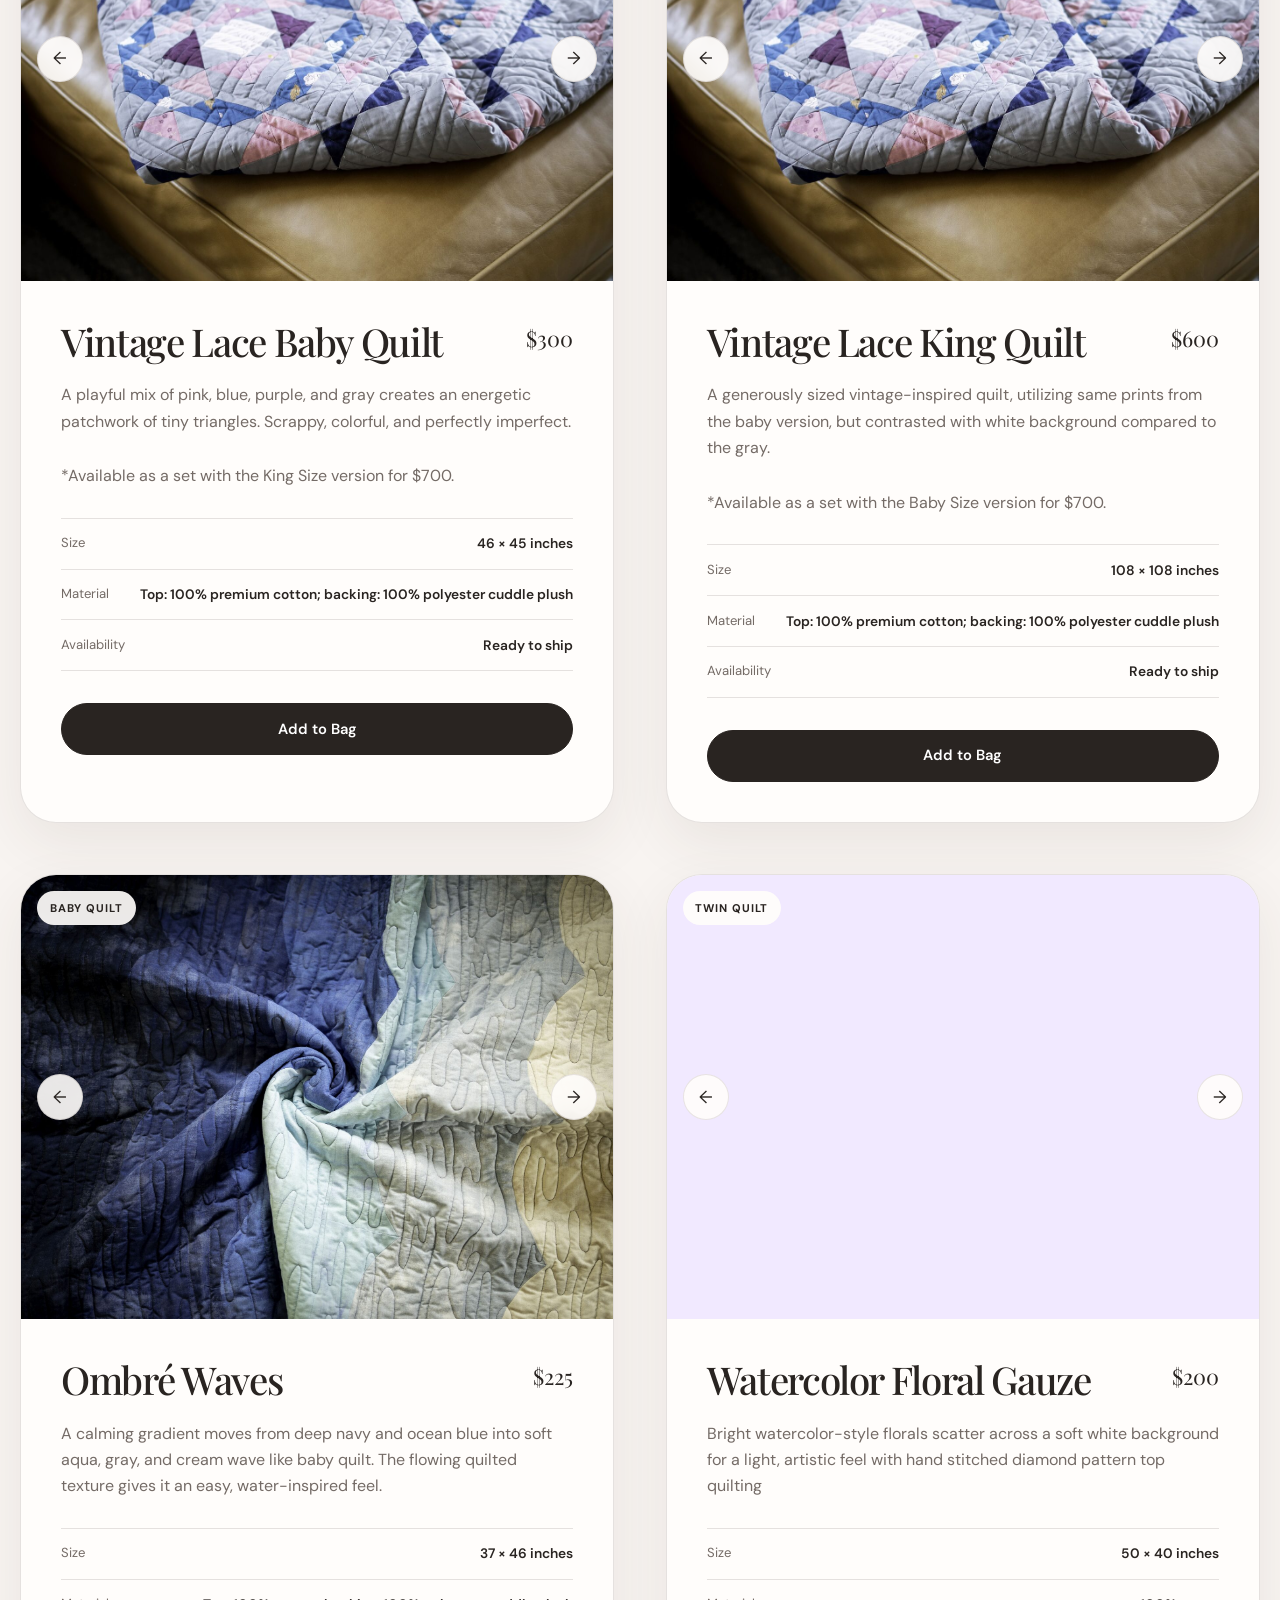
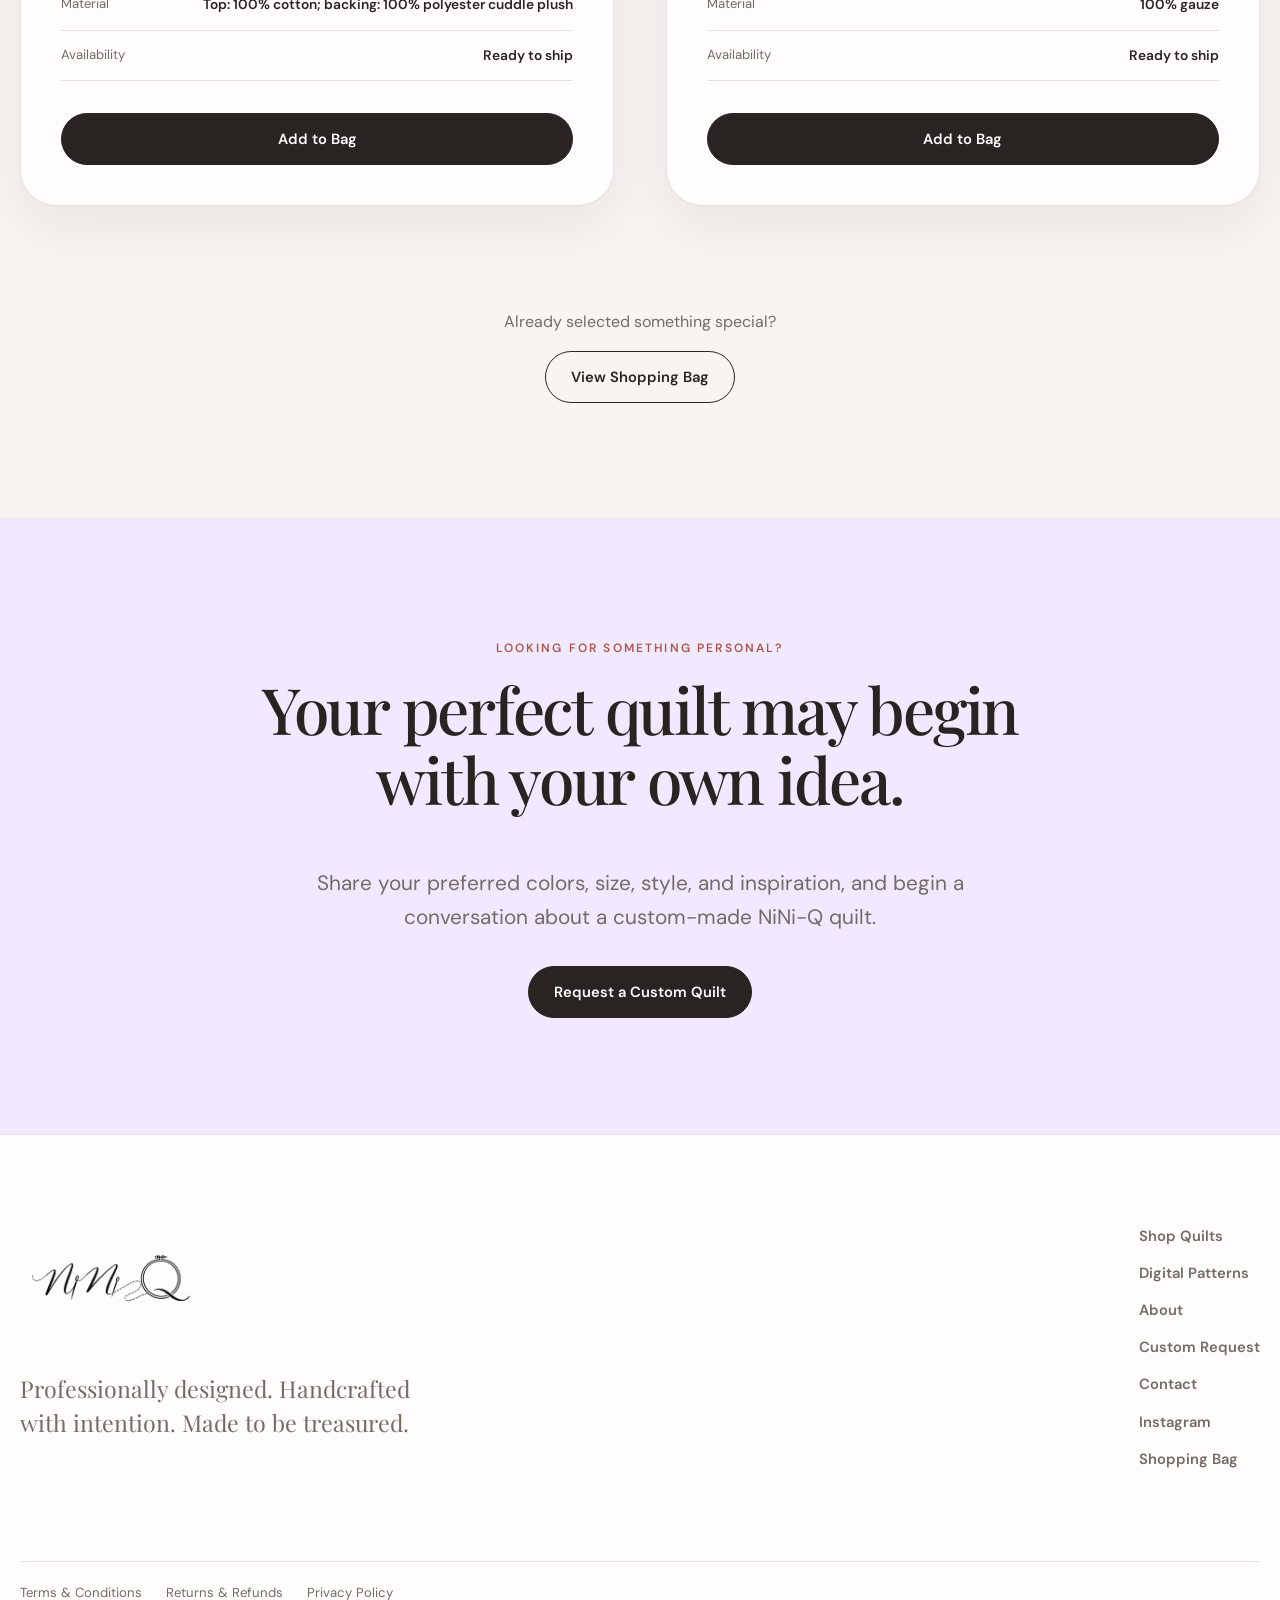
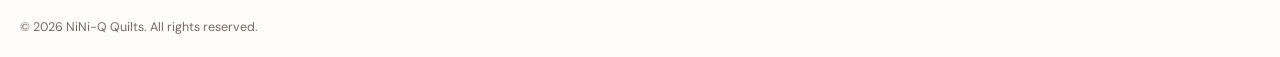
<file: NiNiQ_quilts.html>
<!DOCTYPE html>
<html lang="en">

<head>

  <meta charset="utf-8">
  <meta name="viewport" content="width=device-width, initial-scale=1">

  <title>Shop Handmade Quilts | NiNi-Q</title>

  <!-- Google Fonts -->

  <link rel="preconnect" href="https://fonts.googleapis.com">
  <link rel="preconnect" href="https://fonts.gstatic.com" crossorigin>

  <link
    href="https://fonts.googleapis.com/css2?family=DM+Sans:wght@400;500;600&family=Playfair+Display:ital,wght@0,500;0,600;1,500&display=swap"
    rel="stylesheet">

  <!-- Stylesheets -->

  <link href="NiNiQ_global_css.css" rel="stylesheet">
  <link href="NiNiQ_quilts_css.css" rel="stylesheet">

  <!-- JavaScript -->

  <script src="NiNiQ_global_js.js" defer></script>
  <script src="NiNiQ_quilts_js.js" defer></script>

</head>

<body>

  <div id="site-header"></div>


  <main>

    <!-- ================================
         SHOP HERO
    ================================= -->

    <section class="shop-hero">

      <div class="container shop-hero-layout">

        <div class="shop-hero-content reveal">

          <span class="eyebrow">The Quilt Collection</span>

          <h1>
            Handmade pieces,
            <em>each with a story of its own.</em>
          </h1>

          <p>
            Explore one-of-a-kind quilts thoughtfully designed and carefully
            handcrafted by NiNi-Q. Every quilt is made in limited quantities,
            with many available only once.
          </p>

        </div>

        <div class="shop-hero-note reveal">

          <span>Small-Batch Craftsmanship</span>

          <p>
            Each quilt is individually pieced, quilted, and finished by hand.
          </p>

        </div>

      </div>

    </section>


    <!-- ================================
         COLLECTION TOOLBAR
    ================================= -->

    <section class="collection-toolbar">

      <div class="container collection-toolbar-layout">

        <div class="collection-count">

          <span>Available Collection</span>
          <strong>14 handmade quilts</strong>

        </div>

        <div class="collection-message">

          <span class="availability-dot"></span>
          Ready to ship unless otherwise noted

        </div>

      </div>

    </section>


    <!-- ================================
         QUILT COLLECTION
    ================================= -->

    <section class="quilt-collection page-section">

      <div class="container">

        <div class="quilt-grid">


          <!-- ==========================
               QUILT 1
          =========================== -->

          <article class="quilt-card reveal">

            <div class="quilt-gallery">

              <div class="quilt-slides">

                <img class="slide" decoding="async" fetchpriority="high" src="Black_White_Window_Quilt.jpeg" alt="Black and White Throw Quilt full view">

                <img class="slide" loading="lazy" decoding="async" src="Black_White_Window_Quilt_1.jpeg" alt="Black and white window view 2">

                <img class="slide" loading="lazy" decoding="async" src="Black_White_Window_Quilt_2.jpeg" alt="Black and white window view 3">

                <img class="slide" loading="lazy" decoding="async" src="Black_White_Window_Quilt_3.jpeg" alt="Black and white window view 4">

                <img class="slide" loading="lazy" decoding="async" src="Black_White_Window_Quilt_4.jpeg" alt="Black and white window view 5">

              </div>

              <button type="button" class="slide-button prev" aria-label="View previous Pastel Star Quilt image">
                ←
              </button>

              <button type="button" class="slide-button next" aria-label="View next Pastel Star Quilt image">
                →
              </button>

              <span class="quilt-badge">Throw Quilt</span>

            </div>


            <div class="quilt-card-content">

              <div class="quilt-card-heading">

                <div>

                  

                  <h2>Black and White Window</h2>

                </div>

                <span class="quilt-price">$300</span>

              </div>

              <p class="quilt-description">
               A graphic mix of black, white, and soft gray gives this quilt a clean, modern feel. Delicate botanical details soften the bold geometric design.
              </p>

              <dl class="quilt-details">

                <div>
                  <dt>Size</dt>
                  <dd>43 × 57 inches</dd>
                </div>

                <div>
                  <dt>Material</dt>
                  <dd>100% Premium cotton</dd>
                </div>

                <div>
                  <dt>Availability</dt>
                  <dd>Ready to ship</dd>
                </div>

              </dl>

              <button type="button" class="button add-cart" data-name="Black and White Throw Quilt" data-price="300"
                data-image="Black_White_Window_Quilt.jpeg">
                Add to Bag
              </button>

            </div>

          </article>


          <!-- ==========================
               QUILT 2
          =========================== -->

          <article class="quilt-card reveal">

            <div class="quilt-gallery">

              <div class="quilt-slides">

                <img class="slide" loading="lazy" decoding="async" src="Cathedral_Window_3.jpeg" alt="Handmade Quilt Two full view">

                <img class="slide" loading="lazy" decoding="async" src="Cathedral_Window_6.jpeg" alt="Handmade Quilt Two full view">

                <img class="slide" loading="lazy" decoding="async" src="Cathedral_Window_2.jpeg" alt="Handmade Quilt Two full view">

                <img class="slide" loading="lazy" decoding="async" src="Cathedral_Window_4.jpeg" alt="Handmade Quilt Two full view">

              </div>

              <button type="button" class="slide-button prev" aria-label="View previous Quilt Two image">
                ←
              </button>

              <button type="button" class="slide-button next" aria-label="View next Quilt Two image">
                →
              </button>

              <span class="quilt-badge">Baby Quilt</span>

            </div>


            <div class="quilt-card-content">

              <div class="quilt-card-heading">

                <div>

                

                  <h2>Cathedral Window</h2>

                </div>

                <span class="quilt-price">$300</span>

              </div>

              <p class="quilt-description">
                A modern take on the traditional Cathedral Window, mixing soft florals and subtle prints with navy framing. Intricate, dimensional, and made to be noticed.
              </p>

              <dl class="quilt-details">

                <div>
                  <dt>Size</dt>
                  <dd>36 × 36 inches</dd>
                </div>

                <div>
                  <dt>Material</dt>
                  <dd>100% Premium cotton</dd>
                </div>

                <div>
                  <dt>Availability</dt>
                  <dd>Ready to ship</dd>
                </div>

              </dl>

              <button type="button" class="button add-cart" data-name="Cathedral Window Baby Quilt" data-price="300"
                data-image="Cathedral_Window_3.jpeg">
                Add to Bag
              </button>

            </div>

          </article>


          <!-- ==========================
               QUILT 3
          =========================== -->

          <article class="quilt-card reveal">

            <div class="quilt-gallery">

              <div class="quilt-slides">

                <img class="slide" loading="lazy" decoding="async" src="Blue_and_Pink_Floral_5.jpeg" alt="Blue_and_Pink_Floral full view">

                <img class="slide" loading="lazy" decoding="async" src="Blue_and_Pink_Floral_2.jpeg" alt="Blue_and_Pink_Floral alternate view">

                <img class="slide" loading="lazy" decoding="async" src="Blue_and_Pink_Floral.jpeg" alt="Blue_and_Pink_Floral detail view">


              </div>

              <button type="button" class="slide-button prev" aria-label="View previous Quilt Three image">
                ←
              </button>

              <button type="button" class="slide-button next" aria-label="View next Quilt Three image">
                →
              </button>

              <span class="quilt-badge">Throw Quilt</span>

            </div>


            <div class="quilt-card-content">

              <div class="quilt-card-heading">

                <div>

                

                  <h2>Blue and Pink Floral</h2>

                </div>

                <span class="quilt-price">$175</span>

              </div>

               <p class="quilt-description">
                Soft pink florals meet rich navy in a sweet patchwork design. Feminine without feeling overly delicate, with plenty of texture from the quilting.
              </p>

              <p class="quilt-description">
                *Specially priced due to slight color transfer from the navy fabric onto some
                areas of white. The cosmetic variation does not affect the craftsmanship,
                comfort, or functionality of the quilt.
              </p>

              <dl class="quilt-details">

                <div>
                  <dt>Size</dt>
                  <dd>43 × 56 inches</dd>
                </div>

                <div>
                  <dt>Material</dt>
                  <dd>100% Premium cotton</dd>
                </div>

                <div>
                  <dt>Availability</dt>
                  <dd>Ready to ship</dd>
                </div>

              </dl>

              <button type="button" class="button add-cart" data-name="Blue and Pink Floral Throw Quilt" data-price="175"
                data-image="Blue_and_Pink_Floral_5.jpeg">
                Add to Bag
              </button>

            </div>

          </article>


          <!-- ==========================
               QUILT 4
          =========================== -->

          <article class="quilt-card reveal">

            <div class="quilt-gallery">

              <div class="quilt-slides">

                <img class="slide" loading="lazy" decoding="async" src="Daisy_Diamond_Quilt.jpeg" alt="Handmade Quilt Four full view">


              </div>

              <button type="button" class="slide-button prev" aria-label="View previous Quilt Four image">
                ←
              </button>

              <button type="button" class="slide-button next" aria-label="View next Quilt Four image">
                →
              </button>

              <span class="quilt-badge">Throw Quilt</span>

            </div>


            <div class="quilt-card-content">

              <div class="quilt-card-heading">

                <div>

                

                  <h2>Daisy & Diamond</h2>

                </div>

                <span class="quilt-price">$300</span>

              </div>

              <p class="quilt-description">
                Deep greens, warm cream, and small-scale prints come together in a bold geometric design. A cozy mix of traditional quilting and modern color.
              </p>

              <dl class="quilt-details">

                <div>
                  <dt>Size</dt>
                  <dd>40 × 55 inches</dd>
                </div>

                <div>
                  <dt>Material</dt>
                  <dd>100% Premium cotton</dd>
                </div>

                <div>
                  <dt>Availability</dt>
                  <dd>Ready to ship</dd>
                </div>

              </dl>

              <button type="button" class="button add-cart" data-name="Daisy Diamond Throw Quilt" data-price="300"
                data-image="Daisy_Diamond_Quilt.jpeg">
                Add to Bag
              </button>

            </div>

          </article>


          <!-- ==========================
               QUILT 5
          =========================== -->

          <article class="quilt-card reveal">

            <div class="quilt-gallery">

              <div class="quilt-slides">

                <img class="slide" loading="lazy" decoding="async" src="Harvest_Star_Vintage_1.jpeg" alt="Handmade Quilt Five full view">

                <img class="slide" loading="lazy" decoding="async" src="Harvest_Star_Vintage.jpeg" alt="Harvest Star Vintage Baby Quilt detail view">

              </div>

              <button type="button" class="slide-button prev" aria-label="View previous Quilt Five image">
                ←
              </button>

              <button type="button" class="slide-button next" aria-label="View next Quilt Five image">
                →
              </button>

              <span class="quilt-badge">Baby Quilt</span>

            </div>


            <div class="quilt-card-content">

              <div class="quilt-card-heading">

                <div>


                  <h2>Harvest Star - Vintage</h2>

                </div>

                <span class="quilt-price">$225</span>

              </div>

              <p class="quilt-description">
                A rich mix of florals, burgundy, mustard, and warm earthy tones create a quilt that feels collected over time. 
                Vintage floral fabric is paired with solids to give a cozy and comfort look.
              </p>

              <dl class="quilt-details">

                <div>
                  <dt>Size</dt>
                  <dd>39 × 39 inches</dd>
                </div>

                <div>
                  <dt>Material</dt>
                  <dd>TOP: 100% Premium cotton + Vintage floral print, BACKING: 100% Polyester Cuddle Plush </dd>
                </div>

                <div>
                  <dt>Availability</dt>
                  <dd>Ready to ship</dd>
                </div>

              </dl>

              <button type="button" class="button add-cart" data-name="Harvest Star Vintage Baby Quilt" data-price="225"
                data-image="Harvest_Star_Vintage_1.jpeg">
                Add to Bag
              </button>

            </div>

          </article>


          <!-- ==========================
               QUILT 6
          =========================== -->

          <article class="quilt-card reveal">

            <div class="quilt-gallery">

              <div class="quilt-slides">

                <img class="slide" loading="lazy" decoding="async" src="Harvest_Star_Modern.jpeg" alt="Handmade Quilt Six full view">


              </div>

              <button type="button" class="slide-button prev" aria-label="View previous Quilt Six image">
                ←
              </button>

              <button type="button" class="slide-button next" aria-label="View next Quilt Six image">
                →
              </button>

              <span class="quilt-badge">Baby Quilt</span>

            </div>


            <div class="quilt-card-content">

              <div class="quilt-card-heading">

                <div>


                  <h2>Harvest Star - Modern</h2>

                </div>

                <span class="quilt-price">$225</span>

              </div>

              <p class="quilt-description">
                Oversized stars in rust, blush, mustard, and soft floral prints give this quilt a warm, modern feel. 
                Made for cozy fall days, but beautiful year-round.
              </p>

              <dl class="quilt-details">

                <div>
                  <dt>Size</dt>
                  <dd>39 × 39 inches</dd>
                </div>

                <div>
                  <dt>Material</dt>
                  <dd>100% Premium cotton</dd>
                </div>

                <div>
                  <dt>Availability</dt>
                  <dd>Ready to ship</dd>
                </div>

              </dl>

              <button type="button" class="button add-cart" data-name="Harvest Star Modern Throw Quilt" data-price="225"
                data-image="Harvest_Star_Modern.jpeg">
                Add to Bag
              </button>

            </div>

          </article>


          <!-- ==========================
               QUILT 7
          =========================== -->

          <article class="quilt-card reveal">

            <div class="quilt-gallery">

              <div class="quilt-slides">

                <img class="slide" loading="lazy" decoding="async" src="Comic_Strip.jpeg" alt="Handmade Quilt Seven full view">

                <img class="slide" loading="lazy" decoding="async" src="Comic_Strip_1.jpeg" alt="Handmade Quilt Seven detail view">

              </div>

              <button type="button" class="slide-button prev" aria-label="View previous Quilt Seven image">
                ←
              </button>

              <button type="button" class="slide-button next" aria-label="View next Quilt Seven image">
                →
              </button>

              <span class="quilt-badge">Baby Quilt</span>

            </div>


            <div class="quilt-card-content">

              <div class="quilt-card-heading">

                <div>

                  <h2>Comic Strip</h2>

                </div>

                <span class="quilt-price">$225</span>

              </div>

              <p class="quilt-description">
                Tiny vintage-inspired comic prints peek through a crisp, neutral grid. Playful up close and surprisingly simple from afar.
              </p>

              <dl class="quilt-details">

                <div>
                  <dt>Size</dt>
                  <dd>36 × 40 inches</dd>
                </div>

                <div>
                  <dt>Material</dt>
                  <dd>100% Premium cotton</dd>
                </div>

                <div>
                  <dt>Availability</dt>
                  <dd>Ready to ship</dd>
                </div>

              </dl>

              <button type="button" class="button add-cart" data-name="Comic Strip Throw Quilt" data-price="225"
                data-image="Comic_Strip.jpeg">
                Add to Bag
              </button>

            </div>

          </article>


          <!-- ==========================
               QUILT 8
          =========================== -->

          <article class="quilt-card reveal">

            <div class="quilt-gallery">

              <div class="quilt-slides">

                <img class="slide" loading="lazy" decoding="async" src="Starry_Night.jpeg" alt="Handmade Quilt Eight full view">

                <img class="slide" loading="lazy" decoding="async" src="Starry_Night_1.jpeg" alt="Handmade Quilt Eight alternate view">

                <img class="slide" loading="lazy" decoding="async" src="Starry_Night_2.jpeg" alt="Handmade Quilt Eight detail view">

              </div>

              <button type="button" class="slide-button prev" aria-label="View previous Quilt Eight image">
                ←
              </button>

              <button type="button" class="slide-button next" aria-label="View next Quilt Eight image">
                →
              </button>

              <span class="quilt-badge">Baby Quilt</span>

            </div>


            <div class="quilt-card-content">

              <div class="quilt-card-heading">

                <div>

                  <h2>Starry Night</h2>

                </div>

                <span class="quilt-price">$225</span>

              </div>

              <p class="quilt-description">
                Tiny, unique burgundy stars scattered across a vintage inspired floral background create a simple, understated design. 
                A quiet quilt with just the right amount of character.
              </p>

              <dl class="quilt-details">

                <div>
                  <dt>Size</dt>
                  <dd>40 × 46 inches</dd>
                </div>

                <div>
                  <dt>Material</dt>
                  <dd>Top: 100% premium cotton; backing: 100% polyester cuddle plush</dd>
                </div>

                <div>
                  <dt>Availability</dt>
                  <dd>Ready to ship</dd>
                </div>

              </dl>

              <button type="button" class="button add-cart" data-name="Starry Night Baby Quilt" data-price="225"
                data-image="Starry_Night.jpeg">
                Add to Bag
              </button>

            </div>

          </article>


          <!-- ==========================
               QUILT 9
          =========================== -->

          <article class="quilt-card reveal">

            <div class="quilt-gallery">

              <div class="quilt-slides">

                <img class="slide" loading="lazy" decoding="async" src="Stripes_and_Ladder_3.jpeg" alt="Stripes and Ladder Throw Quilt full view">

                <img class="slide" loading="lazy" decoding="async" src="Stripes_and_Ladder.jpeg" alt="Stripes and Ladder Throw Quilt alternate view">

                <img class="slide" loading="lazy" decoding="async" src="Stripes_and_Ladder_1.jpeg" alt="Stripes and Ladder Throw Quilt detail view">

                <img class="slide" loading="lazy" decoding="async" src="Stripes_and_Ladder_2.jpeg" alt="Stripes and Ladder Throw Quilt reverse view">

              </div>

              <button type="button" class="slide-button prev" aria-label="View previous Quilt Nine image">
                ←
              </button>

              <button type="button" class="slide-button next" aria-label="View next Quilt Nine image">
                →
              </button>

              <span class="quilt-badge">Baby Quilt</span>

            </div>


            <div class="quilt-card-content">

              <div class="quilt-card-heading">

                <div>

                  <h2>Stripes and Ladder</h2>

                </div>

                <span class="quilt-price">$110</span>

              </div>

              <p class="quilt-description">
                Clean geometric lines in rust, blush, green, and warm neutrals give this quilt a playful modern look. 
                Simple shapes and unexpected color make it easy to style anywhere.
              </p>

              <p class="quilt-description">
                *Specially priced due to slight color transfer from the navy fabric onto some
                areas of white. The cosmetic variation does not affect the craftsmanship,
                comfort, or functionality of the quilt.
              </p>

              <dl class="quilt-details">

                <div>
                  <dt>Size</dt>
                  <dd>50 × 60 inches</dd>
                </div>

                <div>
                  <dt>Material</dt>
                  <dd>Premium cotton</dd>
                </div>

                <div>
                  <dt>Availability</dt>
                  <dd>Ready to ship</dd>
                </div>

              </dl>

              <button type="button" class="button add-cart" data-name="Stripes and Ladder Throw Quilt" data-price="110"
                data-image="Stripes_and_Ladder_3.jpeg">
                Add to Bag
              </button>

            </div>

          </article>


          <!-- ==========================
               QUILT 10
          =========================== -->

          <article class="quilt-card reveal">

            <div class="quilt-gallery">

              <div class="quilt-slides">

                <img class="slide" loading="lazy" decoding="async" src="Starlet_Quilt.jpeg" alt="Handmade Quilt Ten full view">

                <img class="slide" loading="lazy" decoding="async" src="Starlet_Quilt_1.jpeg" alt="Handmade Quilt Ten alternate view">

                <img class="slide" loading="lazy" decoding="async" src="Starlet_Quilt_2.jpeg" alt="Handmade Quilt Ten alternate view">


              </div>

              <button type="button" class="slide-button prev" aria-label="View previous Quilt Ten image">
                ←
              </button>

              <button type="button" class="slide-button next" aria-label="View next Quilt Ten image">
                →
              </button>

              <span class="quilt-badge">Baby Quilt</span>

            </div>


            <div class="quilt-card-content">

              <div class="quilt-card-heading">

                <div>

                  <h2>Starlet Quilt</h2>

                </div>

                <span class="quilt-price">$200</span>

              </div>

              <p class="quilt-description">
                A soft, scrappy mix of florals and warm pastels comes together in playful star-inspired patchwork baby quilt. 
                Light, charming, and full of little details to discover.
              </p>

              <p class="quilt-description">
                *Crafted with vintage fabric. Natural variations in color,
                fading, and slight discoloration are part of its unique character.
              </p>

              <dl class="quilt-details">

                <div>
                  <dt>Size</dt>
                  <dd>44 × 44 inches</dd>
                </div>

                <div>
                  <dt>Material</dt>
                  <dd>Premium cotton</dd>
                </div>

                <div>
                  <dt>Availability</dt>
                  <dd>Ready to ship</dd>
                </div>

              </dl>

              <button type="button" class="button add-cart" data-name="Starlet Throw Quilt" data-price="200"
                data-image="Starlet_Quilt.jpeg">
                Add to Bag
              </button>

            </div>

          </article>


          <!-- ==========================
               QUILT 11
          =========================== -->

          <article class="quilt-card reveal">

            <div class="quilt-gallery">

              <div class="quilt-slides">

                <img class="slide" loading="lazy" decoding="async" src="Vintage_Lace.jpeg" alt="Vintage Lace Baby Quilt full view">

                <img class="slide" loading="lazy" decoding="async" src="Vintage_Lace_1.jpeg" alt="Vintage Lace Baby Quilt alternate view">

                <img class="slide" loading="lazy" decoding="async" src="Vintage_Lace_2.jpeg" alt="Vintage Lace Baby Quilt detail view">

              </div>

              <button type="button" class="slide-button prev" aria-label="View previous Vintage Lace Baby Quilt image">
                ←
              </button>

              <button type="button" class="slide-button next" aria-label="View next Vintage Lace Baby Quilt image">
                →
              </button>

              <span class="quilt-badge">Baby Quilt</span>

            </div>


            <div class="quilt-card-content">

              <div class="quilt-card-heading">

                <div>

                  <h2>Vintage Lace Baby Quilt</h2>

                </div>

                <span class="quilt-price">$300</span>

              </div>

              <p class="quilt-description">
               A playful mix of pink, blue, purple, and gray creates an energetic patchwork of tiny triangles. Scrappy, colorful, and perfectly imperfect.
              </p>

               <p class="quilt-description">
                *Available as a set with the King Size version for $700.
              </p>

              <dl class="quilt-details">

                <div>
                  <dt>Size</dt>
                  <dd>46 × 45 inches</dd>
                </div>

                <div>
                  <dt>Material</dt>
                  <dd>Top: 100% premium cotton; backing: 100% polyester cuddle plush</dd>
                </div>

                <div>
                  <dt>Availability</dt>
                  <dd>Ready to ship</dd>
                </div>

              </dl>

              <button type="button" class="button add-cart" data-name="Vintage Lace Baby Quilt" data-price="300"
                data-image="Vintage_Lace.jpeg">
                Add to Bag
              </button>

            </div>

          </article>


          <!-- ==========================
               QUILT 12
          =========================== -->

          <article class="quilt-card reveal">

            <div class="quilt-gallery">

              <div class="quilt-slides">

                <img class="slide" loading="lazy" decoding="async" src="Vintage_Lace.jpeg" alt="Vintage Lace King Quilt full view">

                <img class="slide" loading="lazy" decoding="async" src="Vintage_Lace_1.jpeg" alt="Vintage Lace King Quilt alternate view">

                <img class="slide" loading="lazy" decoding="async" src="Vintage_Lace_2.jpeg" alt="Vintage Lace King Quilt detail view">

              </div>

              <button type="button" class="slide-button prev" aria-label="View previous Vintage Lace King Quilt image">
                ←
              </button>

              <button type="button" class="slide-button next" aria-label="View next Vintage Lace King Quilt image">
                →
              </button>

              <span class="quilt-badge">King Quilt</span>

            </div>


            <div class="quilt-card-content">

              <div class="quilt-card-heading">

                <div>

                  <h2>Vintage Lace King Quilt</h2>

                </div>

                <span class="quilt-price">$600</span>

              </div>

              <p class="quilt-description">
                A generously sized vintage-inspired quilt, utilizing same prints from the baby version, but contrasted with white background compared to the gray.
              </p>

              <p class="quilt-description">
                *Available as a set with the Baby Size version for $700.
              </p>

              <dl class="quilt-details">

                <div>
                  <dt>Size</dt>
                  <dd>108 × 108 inches</dd>
                </div>

                <div>
                  <dt>Material</dt>
                  <dd>Top: 100% premium cotton; backing: 100% polyester cuddle plush</dd>
                </div>

                <div>
                  <dt>Availability</dt>
                  <dd>Ready to ship</dd>
                </div>

              </dl>

              <button type="button" class="button add-cart" data-name="Vintage Lace King Quilt" data-price="600"
                data-image="Vintage_Lace.jpeg">
                Add to Bag
              </button>

            </div>

          </article>


          <!-- ==========================
               QUILT 13
          =========================== -->

          <article class="quilt-card reveal">

            <div class="quilt-gallery">

              <div class="quilt-slides">

                <img class="slide" loading="lazy" decoding="async" src="Waves_Ombre.jpeg" alt="Ombré Waves Baby Quilt full view">

                <img class="slide" loading="lazy" decoding="async" src="Waves_Ombre_1.jpeg" alt="Ombré Waves Baby Quilt detail view">

              </div>

              <button type="button" class="slide-button prev" aria-label="View previous Ombré Waves Baby Quilt image">
                ←
              </button>

              <button type="button" class="slide-button next" aria-label="View next Ombré Waves Baby Quilt image">
                →
              </button>

              <span class="quilt-badge">Baby Quilt</span>

            </div>

            <div class="quilt-card-content">

              <div class="quilt-card-heading">

                <div>
                  <h2>Ombré Waves</h2>
                </div>

                <span class="quilt-price">$225</span>

              </div>

              <p class="quilt-description">
                A calming gradient moves from deep navy and ocean blue into soft aqua, gray, and cream wave like baby quilt. 
                The flowing quilted texture gives it an easy, water-inspired feel.
              </p>

              <dl class="quilt-details">

                <div>
                  <dt>Size</dt>
                  <dd>37 × 46 inches</dd>
                </div>

                <div>
                  <dt>Material</dt>
                  <dd>Top: 100% cotton; backing: 100% polyester cuddle plush</dd>
                </div>

                <div>
                  <dt>Availability</dt>
                  <dd>Ready to ship</dd>
                </div>

              </dl>

              <button type="button" class="button add-cart" data-name="Ombré Waves Baby Quilt" data-price="225"
                data-image="Waves_Ombre.jpeg">
                Add to Bag
              </button>

            </div>

          </article>


          <!-- ==========================
               QUILT 14
          =========================== -->

          <article class="quilt-card reveal">

            <div class="quilt-gallery">

              <div class="quilt-slides">

                <img class="slide" loading="lazy" decoding="async" src="Watercolor_Floral.jpeg" alt="Watercolor Floral Gauze Twin Quilt full view">

                <img class="slide" loading="lazy" decoding="async" src="Watercolor_Floral_1.jpeg" alt="Watercolor Floral Gauze Twin Quilt hand-stitched detail">

              </div>

              <button type="button" class="slide-button prev" aria-label="View previous Watercolor Floral Gauze Twin Quilt image">
                ←
              </button>

              <button type="button" class="slide-button next" aria-label="View next Watercolor Floral Gauze Twin Quilt image">
                →
              </button>

              <span class="quilt-badge">Twin Quilt</span>

            </div>

            <div class="quilt-card-content">

              <div class="quilt-card-heading">

                <div>
                  <h2>Watercolor Floral Gauze</h2>
                </div>

                <span class="quilt-price">$200</span>

              </div>

              <p class="quilt-description">
                Bright watercolor-style florals scatter across a soft white background for a light, artistic feel with hand stitched diamond pattern top quilting
              </p>

              <dl class="quilt-details">

                <div>
                  <dt>Size</dt>
                  <dd>50 × 40 inches</dd>
                </div>

                <div>
                  <dt>Material</dt>
                  <dd>100% gauze</dd>
                </div>

                <div>
                  <dt>Availability</dt>
                  <dd>Ready to ship</dd>
                </div>

              </dl>

              <button type="button" class="button add-cart" data-name="Watercolor Floral Gauze Twin Quilt" data-price="200"
                data-image="Watercolor_Floral.jpeg">
                Add to Bag
              </button>

            </div>

          </article>


        </div>


        <!-- ================================
             VIEW SHOPPING BAG
        ================================= -->

        <div class="shop-cart-cta reveal">

          <p>Already selected something special?</p>

          <a href="NiNiQ_cart.html" class="button button-secondary">
            View Shopping Bag
          </a>

        </div>

      </div>

    </section>



    

    <!-- ================================
         CUSTOM QUILT CTA
    ================================= -->

    <section class="shop-custom-cta page-section">

      <div class="narrow-container reveal">

        <span class="eyebrow">
          Looking for Something Personal?
        </span>

        <h2>
          Your perfect quilt may begin with your own idea.
        </h2>

        <p class="lead-text">
          Share your preferred colors, size, style, and inspiration, and begin
          a conversation about a custom-made NiNi-Q quilt.
        </p>

        <a href="NiNiQ_custom.html" class="button">
          Request a Custom Quilt
        </a>

      </div>

    </section>

  </main>

  <div id="site-footer"></div>

</body>

</html>
</file>
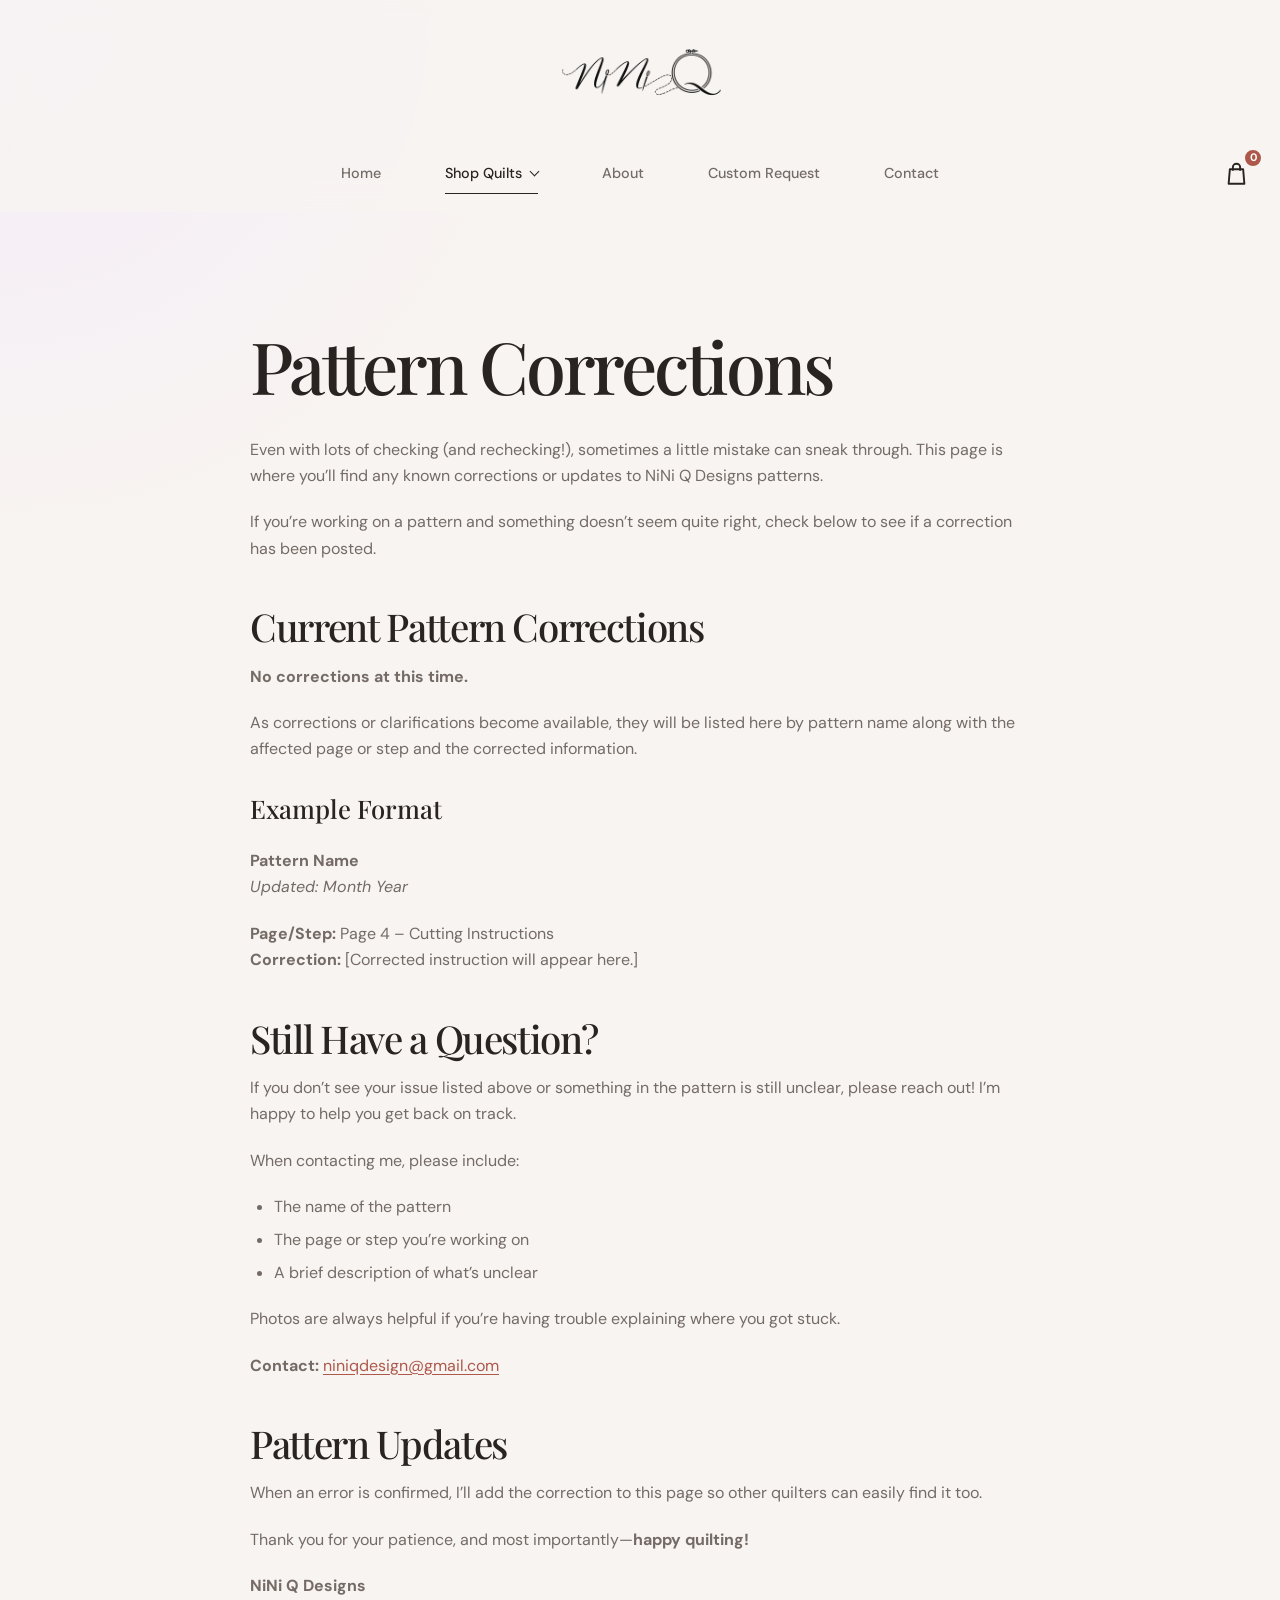
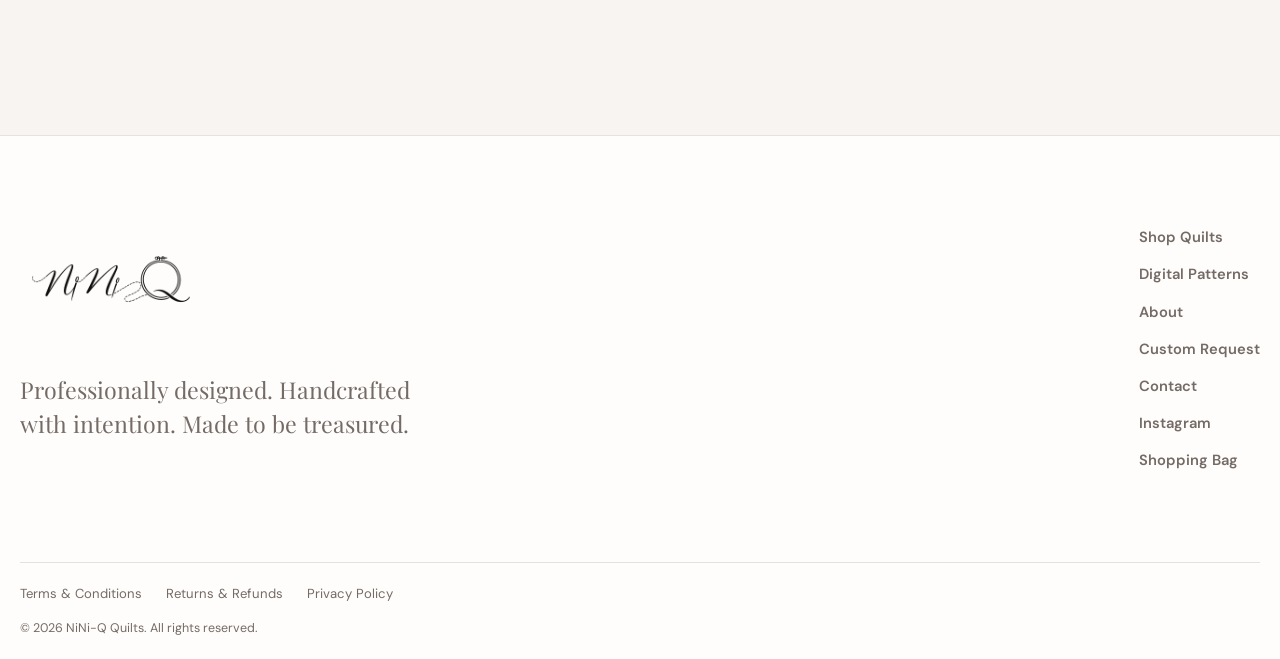
<file: pattern-corrections.html>
<!DOCTYPE html>
<html lang="en">

<head>
  <meta charset="utf-8">
  <meta name="viewport" content="width=device-width, initial-scale=1">
  <meta name="description" content="Pattern Corrections for NiNi Q Designs quilts and digital patterns.">
  <title>Pattern Corrections | NiNi Q Designs</title>

  <link rel="preconnect" href="https://fonts.googleapis.com">
  <link rel="preconnect" href="https://fonts.gstatic.com" crossorigin>
  <link href="https://fonts.googleapis.com/css2?family=DM+Sans:wght@400;500;600&family=Playfair+Display:ital,wght@0,500;0,600;1,500&display=swap" rel="stylesheet">

  <link href="NiNiQ_global_css.css" rel="stylesheet">
  <link href="NiNiQ_policy_css.css" rel="stylesheet">

  <script src="NiNiQ_global_js.js" defer></script>
</head>

<body>
  <div id="site-header"></div>

  <main class="policy-page page-section">
<article class="narrow-container policy-content">
<h1>Pattern Corrections</h1>
<p>Even with lots of checking (and rechecking!), sometimes a little mistake can sneak through. This page is where you’ll find any known corrections or updates to NiNi Q Designs patterns.</p>
<p>If you’re working on a pattern and something doesn’t seem quite right, check below to see if a correction has been posted.</p>
<h2>Current Pattern Corrections</h2>
<p><strong>No corrections at this time.</strong></p>
<p>As corrections or clarifications become available, they will be listed here by pattern name along with the affected page or step and the corrected information.</p>
<h3>Example Format</h3>
<p><strong>Pattern Name</strong><br><em>Updated: Month Year</em></p>
<p><strong>Page/Step:</strong> Page 4 – Cutting Instructions<br><strong>Correction:</strong> [Corrected instruction will appear here.]</p>
<h2>Still Have a Question?</h2>
<p>If you don’t see your issue listed above or something in the pattern is still unclear, please reach out! I’m happy to help you get back on track.</p>
<p>When contacting me, please include:</p>
<ul>
<li>The name of the pattern</li>
<li>The page or step you’re working on</li>
<li>A brief description of what’s unclear</li>
</ul>
<p>Photos are always helpful if you’re having trouble explaining where you got stuck.</p>
<p><strong>Contact:</strong> <a href="mailto:niniqdesign@gmail.com">niniqdesign@gmail.com</a></p>
<h2>Pattern Updates</h2>
<p>When an error is confirmed, I’ll add the correction to this page so other quilters can easily find it too.</p>
<p>Thank you for your patience, and most importantly—<strong>happy quilting!</strong></p>
<p><strong>NiNi Q Designs</strong></p>
</article>
</main>
<div id="site-footer"></div>
</body>
</html>
</file>
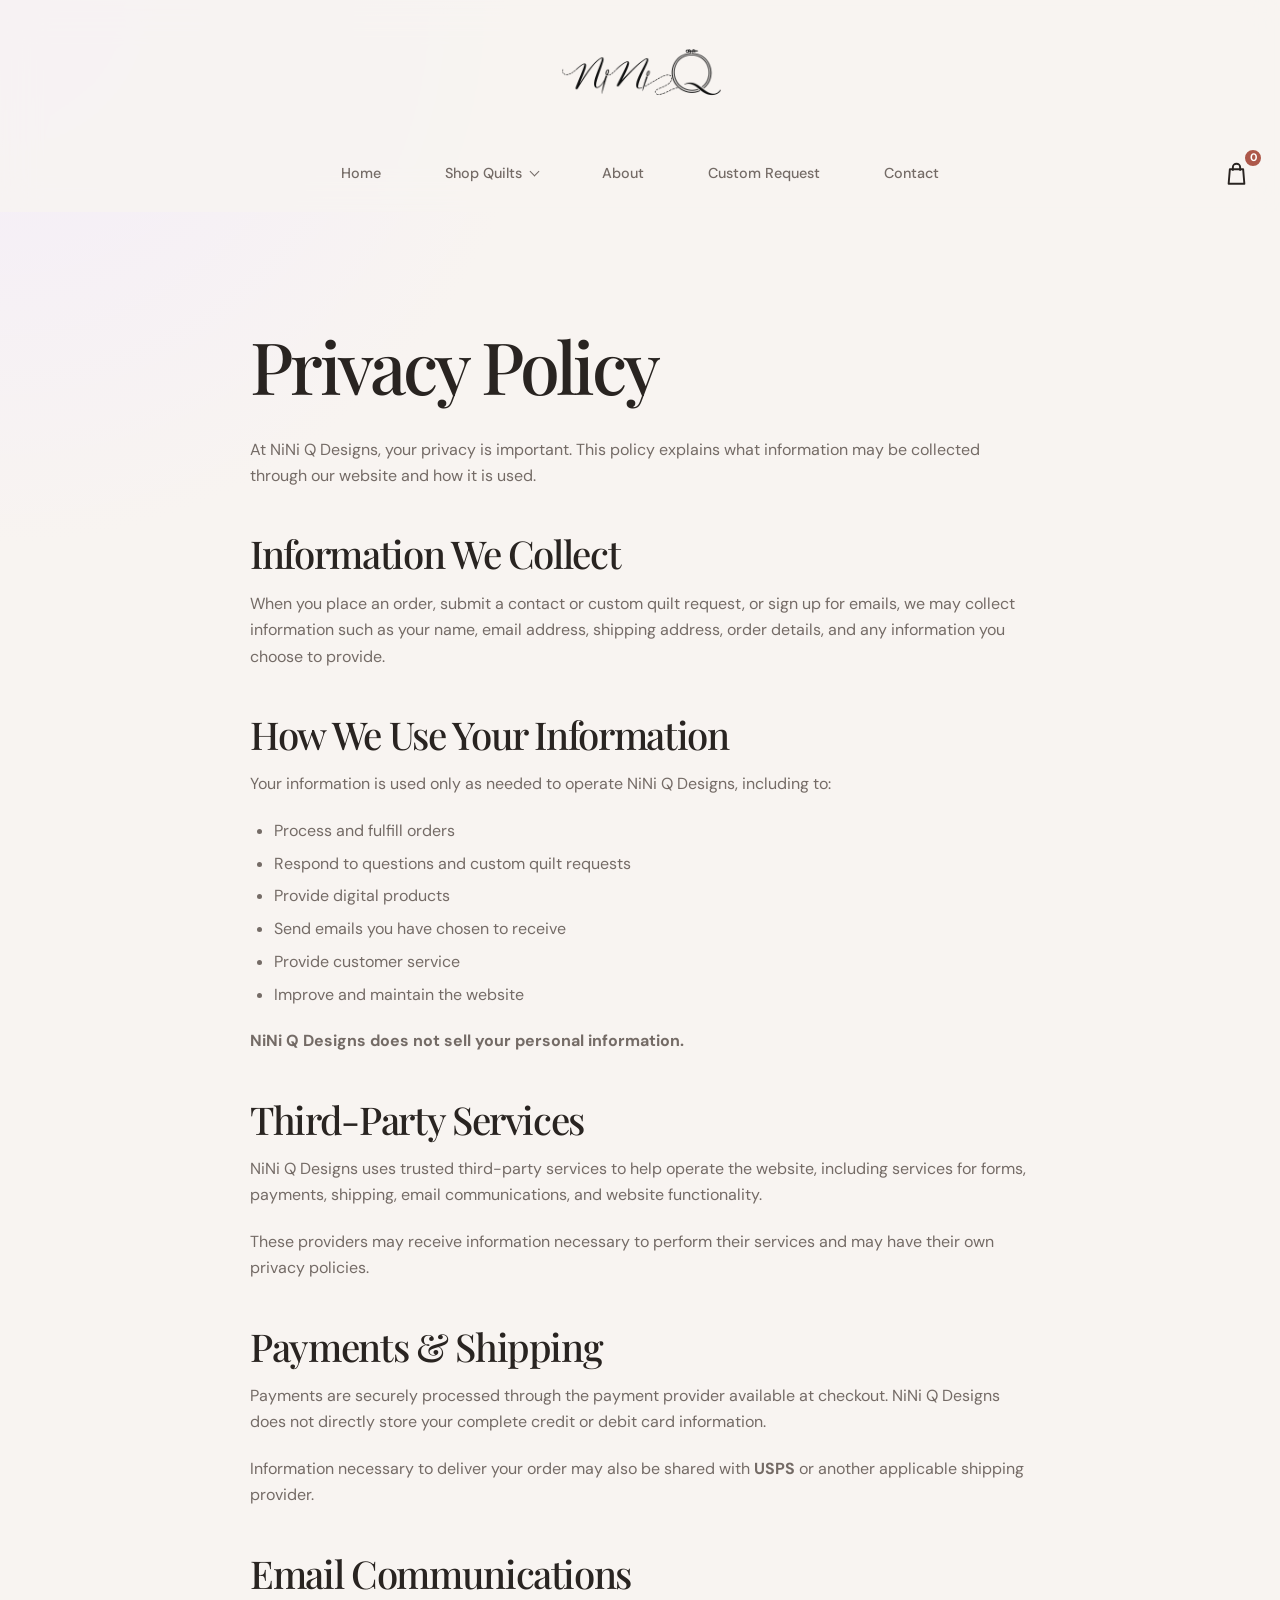
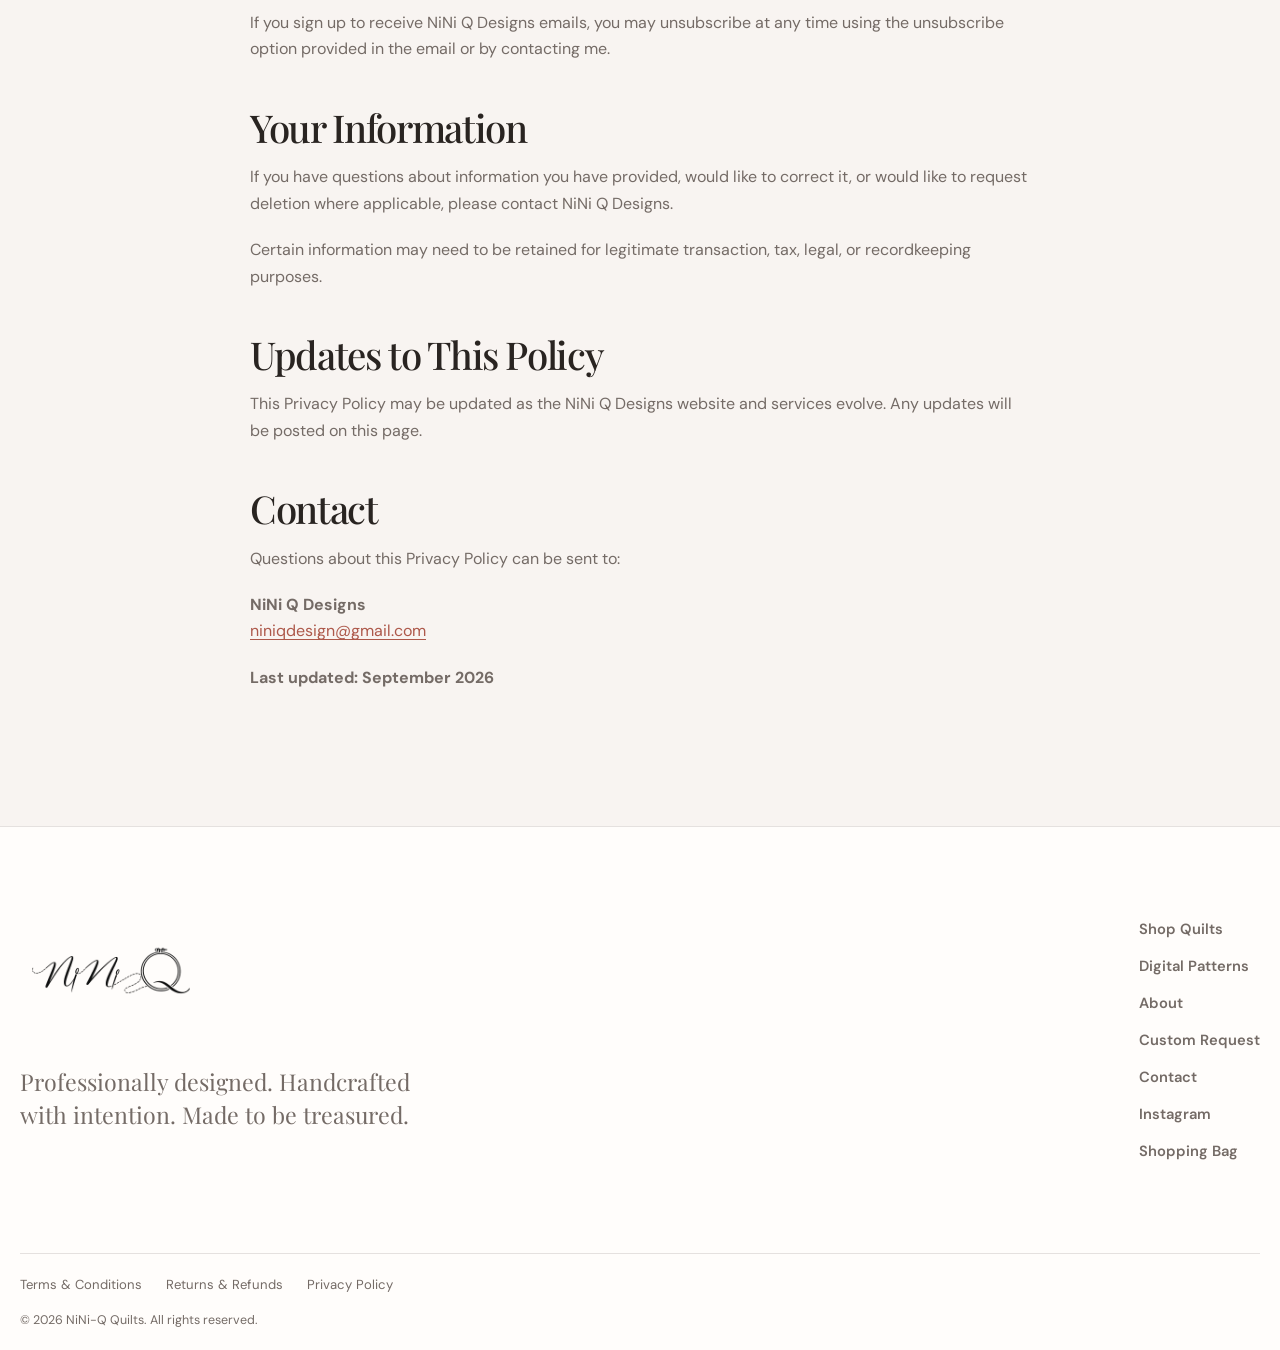
<file: privacy.html>
<!DOCTYPE html>
<html lang="en">

<head>
  <meta charset="utf-8">
  <meta name="viewport" content="width=device-width, initial-scale=1">
  <meta name="description" content="Privacy Policy for NiNi Q Designs quilts and digital patterns.">
  <title>Privacy Policy | NiNi Q Designs</title>

  <link rel="preconnect" href="https://fonts.googleapis.com">
  <link rel="preconnect" href="https://fonts.gstatic.com" crossorigin>
  <link href="https://fonts.googleapis.com/css2?family=DM+Sans:wght@400;500;600&family=Playfair+Display:ital,wght@0,500;0,600;1,500&display=swap" rel="stylesheet">

  <link href="NiNiQ_global_css.css" rel="stylesheet">
  <link href="NiNiQ_policy_css.css" rel="stylesheet">

  <script src="NiNiQ_global_js.js" defer></script>
</head>

<body>
  <div id="site-header"></div>

  <main class="policy-page page-section">
<article class="narrow-container policy-content">
<h1>Privacy Policy</h1>
<p>At NiNi Q Designs, your privacy is important. This policy explains what information may be collected through our website and how it is used.</p>
<h2>Information We Collect</h2>
<p>When you place an order, submit a contact or custom quilt request, or sign up for emails, we may collect information such as your name, email address, shipping address, order details, and any information you choose to provide.</p>
<h2>How We Use Your Information</h2>
<p>Your information is used only as needed to operate NiNi Q Designs, including to:</p>
<ul>
<li>Process and fulfill orders</li>
<li>Respond to questions and custom quilt requests</li>
<li>Provide digital products</li>
<li>Send emails you have chosen to receive</li>
<li>Provide customer service</li>
<li>Improve and maintain the website</li>
</ul>
<p><strong>NiNi Q Designs does not sell your personal information.</strong></p>
<h2>Third-Party Services</h2>
<p>NiNi Q Designs uses trusted third-party services to help operate the website, including services for forms, payments, shipping, email communications, and website functionality.</p>
<p>These providers may receive information necessary to perform their services and may have their own privacy policies.</p>
<h2>Payments &amp; Shipping</h2>
<p>Payments are securely processed through the payment provider available at checkout. NiNi Q Designs does not directly store your complete credit or debit card information.</p>
<p>Information necessary to deliver your order may also be shared with <strong>USPS</strong> or another applicable shipping provider.</p>
<h2>Email Communications</h2>
<p>If you sign up to receive NiNi Q Designs emails, you may unsubscribe at any time using the unsubscribe option provided in the email or by contacting me.</p>
<h2>Your Information</h2>
<p>If you have questions about information you have provided, would like to correct it, or would like to request deletion where applicable, please contact NiNi Q Designs.</p>
<p>Certain information may need to be retained for legitimate transaction, tax, legal, or recordkeeping purposes.</p>
<h2>Updates to This Policy</h2>
<p>This Privacy Policy may be updated as the NiNi Q Designs website and services evolve. Any updates will be posted on this page.</p>
<h2>Contact</h2>
<p>Questions about this Privacy Policy can be sent to:</p>
<p><strong>NiNi Q Designs</strong><br><a href="mailto:niniqdesign@gmail.com">niniqdesign@gmail.com</a></p>
<p><strong>Last updated: September 2026</strong></p>
</article>
</main>
<div id="site-footer"></div>
</body>
</html>
</file>
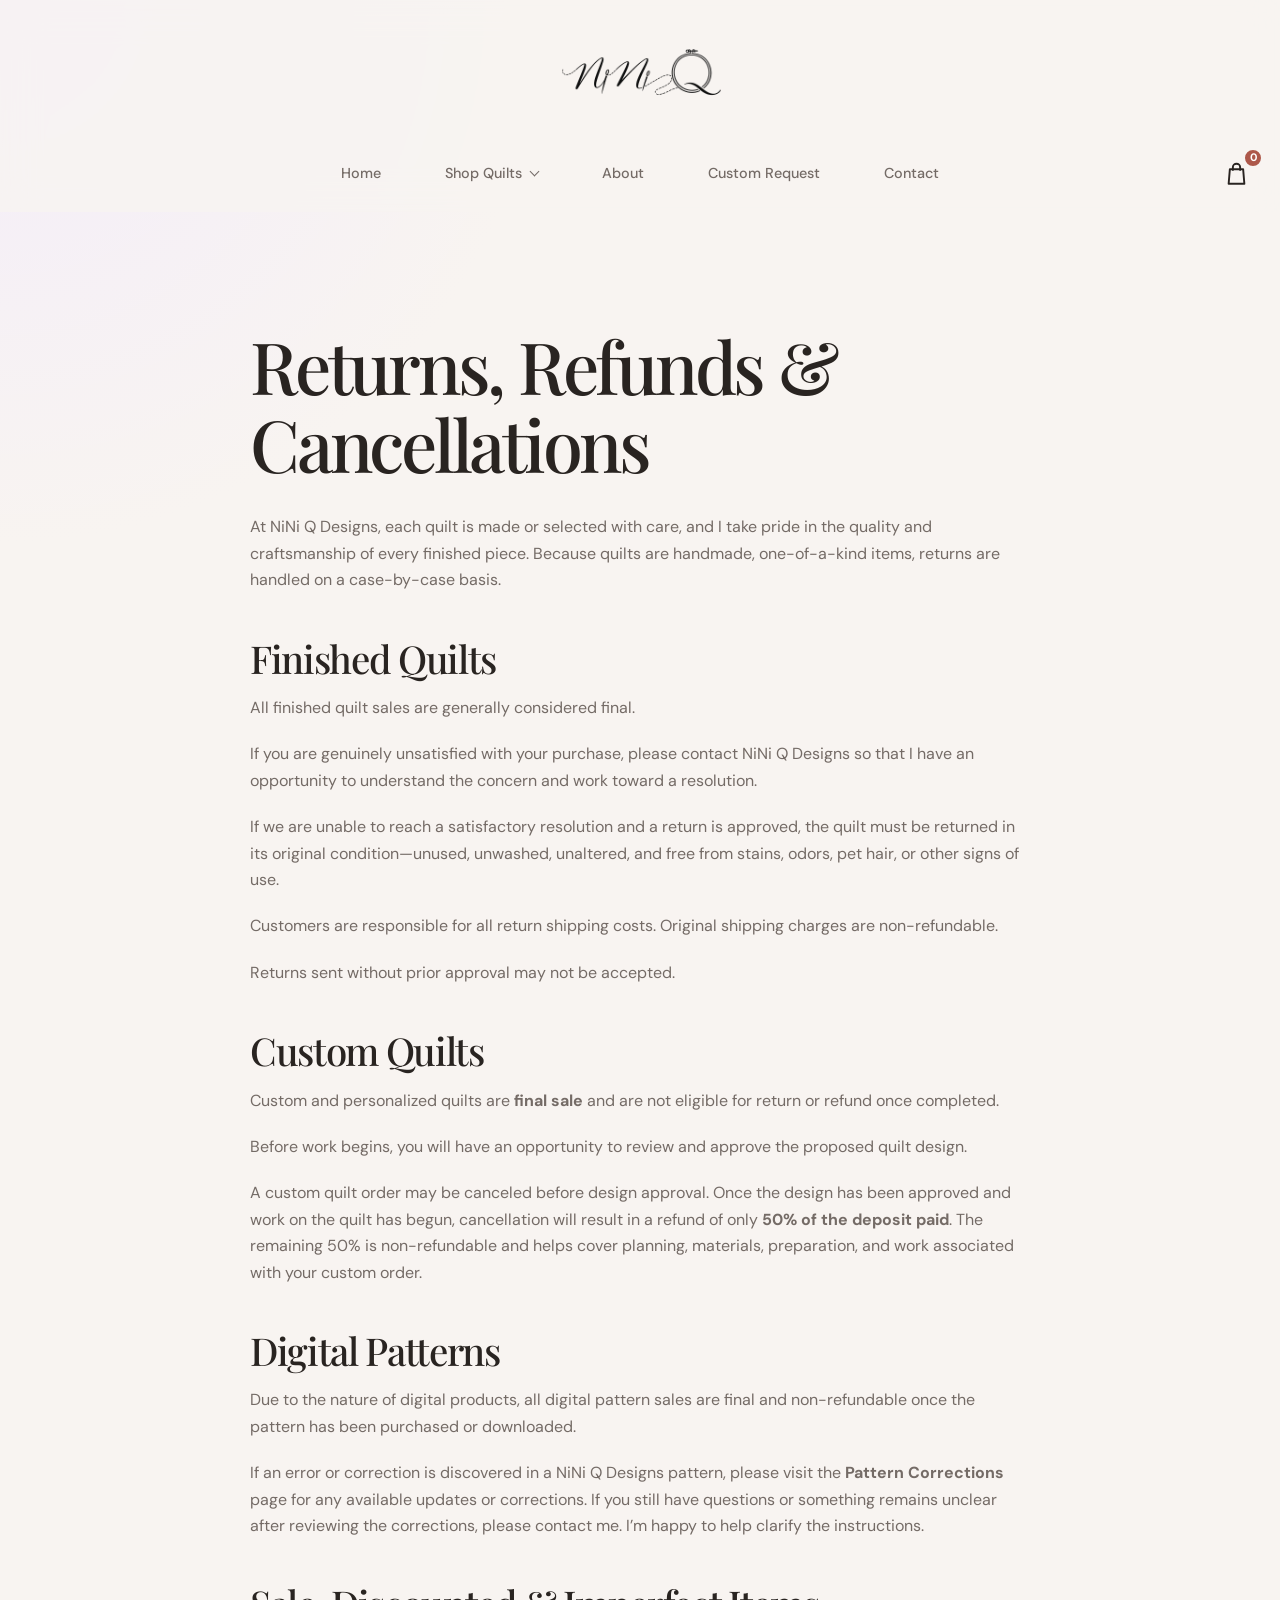
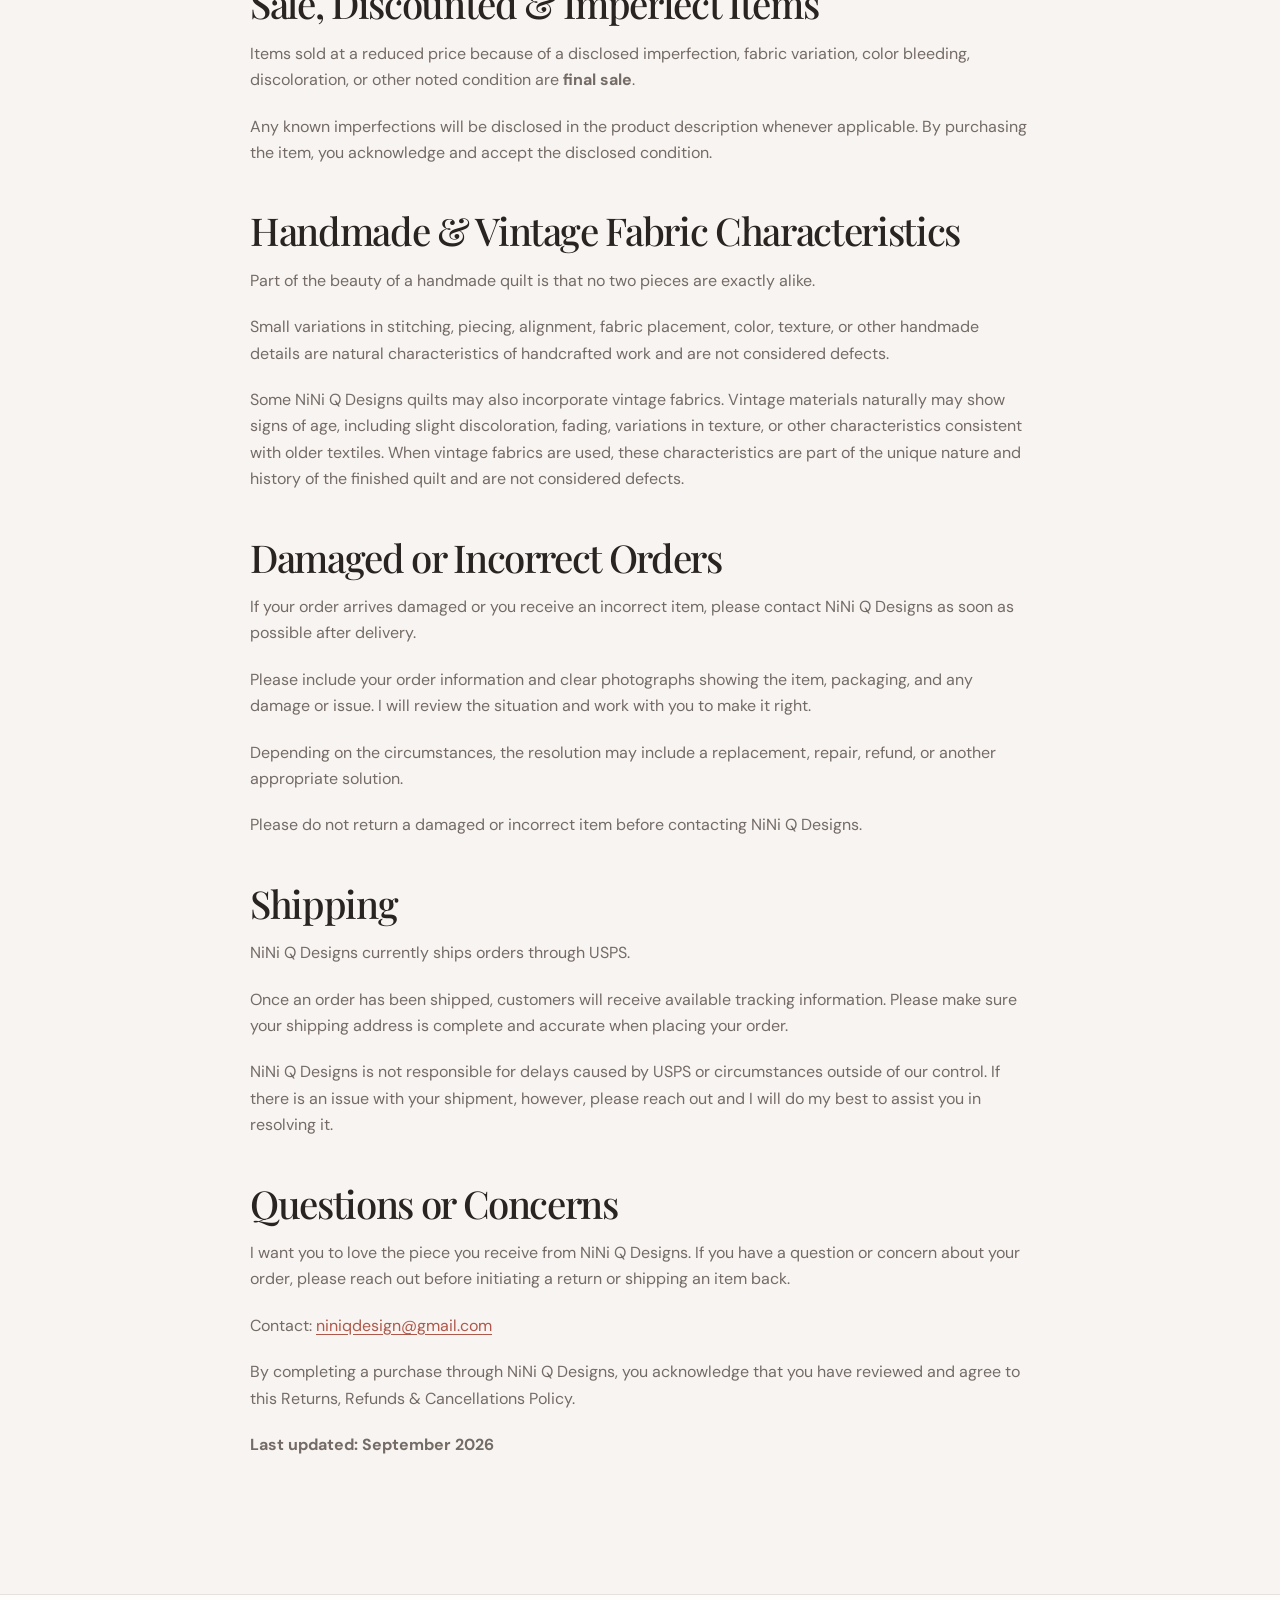
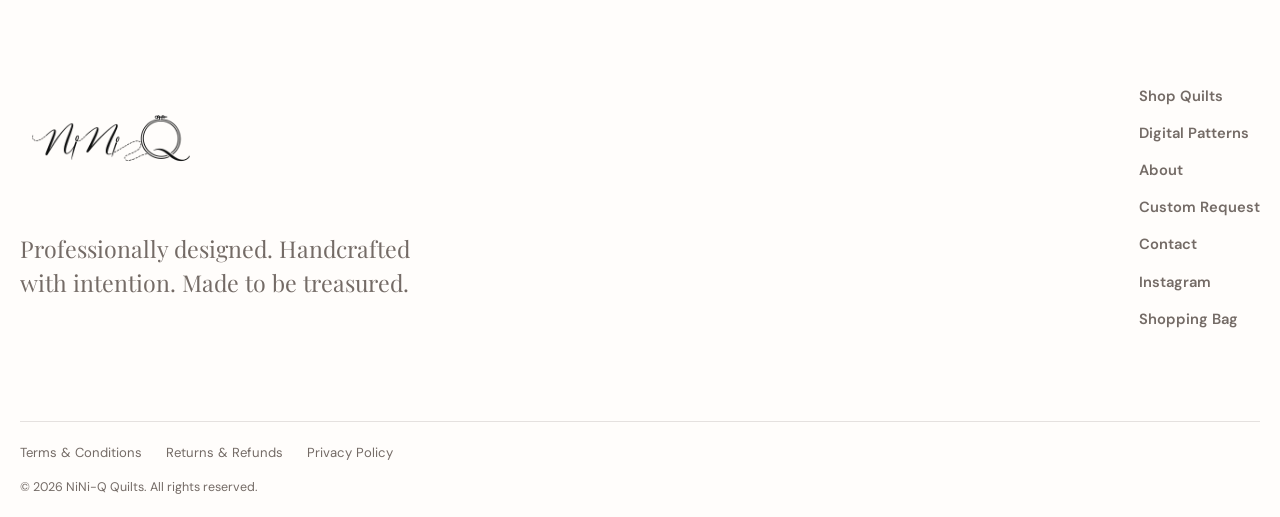
<file: returns.html>
<!DOCTYPE html>
<html lang="en">

<head>
  <meta charset="utf-8">
  <meta name="viewport" content="width=device-width, initial-scale=1">
  <meta name="description" content="Returns, Refunds &amp; Cancellations for NiNi Q Designs quilts and digital patterns.">
  <title>Returns, Refunds &amp; Cancellations | NiNi Q Designs</title>

  <link rel="preconnect" href="https://fonts.googleapis.com">
  <link rel="preconnect" href="https://fonts.gstatic.com" crossorigin>
  <link href="https://fonts.googleapis.com/css2?family=DM+Sans:wght@400;500;600&family=Playfair+Display:ital,wght@0,500;0,600;1,500&display=swap" rel="stylesheet">

  <link href="NiNiQ_global_css.css" rel="stylesheet">
  <link href="NiNiQ_policy_css.css" rel="stylesheet">

  <script src="NiNiQ_global_js.js" defer></script>
</head>

<body>
  <div id="site-header"></div>

  <main class="policy-page page-section">
<article class="narrow-container policy-content">
<h1>Returns, Refunds &amp; Cancellations</h1>
<p>At NiNi Q Designs, each quilt is made or selected with care, and I take pride in the quality and craftsmanship of every finished piece. Because quilts are handmade, one-of-a-kind items, returns are handled on a case-by-case basis.</p>
<h2>Finished Quilts</h2>
<p>All finished quilt sales are generally considered final.</p>
<p>If you are genuinely unsatisfied with your purchase, please contact NiNi Q Designs so that I have an opportunity to understand the concern and work toward a resolution.</p>
<p>If we are unable to reach a satisfactory resolution and a return is approved, the quilt must be returned in its original condition—unused, unwashed, unaltered, and free from stains, odors, pet hair, or other signs of use.</p>
<p>Customers are responsible for all return shipping costs. Original shipping charges are non-refundable.</p>
<p>Returns sent without prior approval may not be accepted.</p>
<h2>Custom Quilts</h2>
<p>Custom and personalized quilts are <strong>final sale</strong> and are not eligible for return or refund once completed.</p>
<p>Before work begins, you will have an opportunity to review and approve the proposed quilt design.</p>
<p>A custom quilt order may be canceled before design approval. Once the design has been approved and work on the quilt has begun, cancellation will result in a refund of only <strong>50% of the deposit paid</strong>. The remaining 50% is non-refundable and helps cover planning, materials, preparation, and work associated with your custom order.</p>
<h2>Digital Patterns</h2>
<p>Due to the nature of digital products, all digital pattern sales are final and non-refundable once the pattern has been purchased or downloaded.</p>
<p>If an error or correction is discovered in a NiNi Q Designs pattern, please visit the <strong>Pattern Corrections</strong> page for any available updates or corrections. If you still have questions or something remains unclear after reviewing the corrections, please contact me. I’m happy to help clarify the instructions.</p>
<h2>Sale, Discounted &amp; Imperfect Items</h2>
<p>Items sold at a reduced price because of a disclosed imperfection, fabric variation, color bleeding, discoloration, or other noted condition are <strong>final sale</strong>.</p>
<p>Any known imperfections will be disclosed in the product description whenever applicable. By purchasing the item, you acknowledge and accept the disclosed condition.</p>
<h2>Handmade &amp; Vintage Fabric Characteristics</h2>
<p>Part of the beauty of a handmade quilt is that no two pieces are exactly alike.</p>
<p>Small variations in stitching, piecing, alignment, fabric placement, color, texture, or other handmade details are natural characteristics of handcrafted work and are not considered defects.</p>
<p>Some NiNi Q Designs quilts may also incorporate vintage fabrics. Vintage materials naturally may show signs of age, including slight discoloration, fading, variations in texture, or other characteristics consistent with older textiles. When vintage fabrics are used, these characteristics are part of the unique nature and history of the finished quilt and are not considered defects.</p>
<h2>Damaged or Incorrect Orders</h2>
<p>If your order arrives damaged or you receive an incorrect item, please contact NiNi Q Designs as soon as possible after delivery.</p>
<p>Please include your order information and clear photographs showing the item, packaging, and any damage or issue. I will review the situation and work with you to make it right.</p>
<p>Depending on the circumstances, the resolution may include a replacement, repair, refund, or another appropriate solution.</p>
<p>Please do not return a damaged or incorrect item before contacting NiNi Q Designs.</p>
<h2>Shipping</h2>
<p>NiNi Q Designs currently ships orders through USPS.</p>
<p>Once an order has been shipped, customers will receive available tracking information. Please make sure your shipping address is complete and accurate when placing your order.</p>
<p>NiNi Q Designs is not responsible for delays caused by USPS or circumstances outside of our control. If there is an issue with your shipment, however, please reach out and I will do my best to assist you in resolving it.</p>
<h2>Questions or Concerns</h2>
<p>I want you to love the piece you receive from NiNi Q Designs. If you have a question or concern about your order, please reach out before initiating a return or shipping an item back.</p>
<p>Contact: <a href="mailto:niniqdesign@gmail.com">niniqdesign@gmail.com</a></p>
<p>By completing a purchase through NiNi Q Designs, you acknowledge that you have reviewed and agree to this Returns, Refunds &amp; Cancellations Policy.</p>
<p><strong>Last updated: September 2026</strong></p>
</article>
</main>
<div id="site-footer"></div>
</body>
</html>
</file>
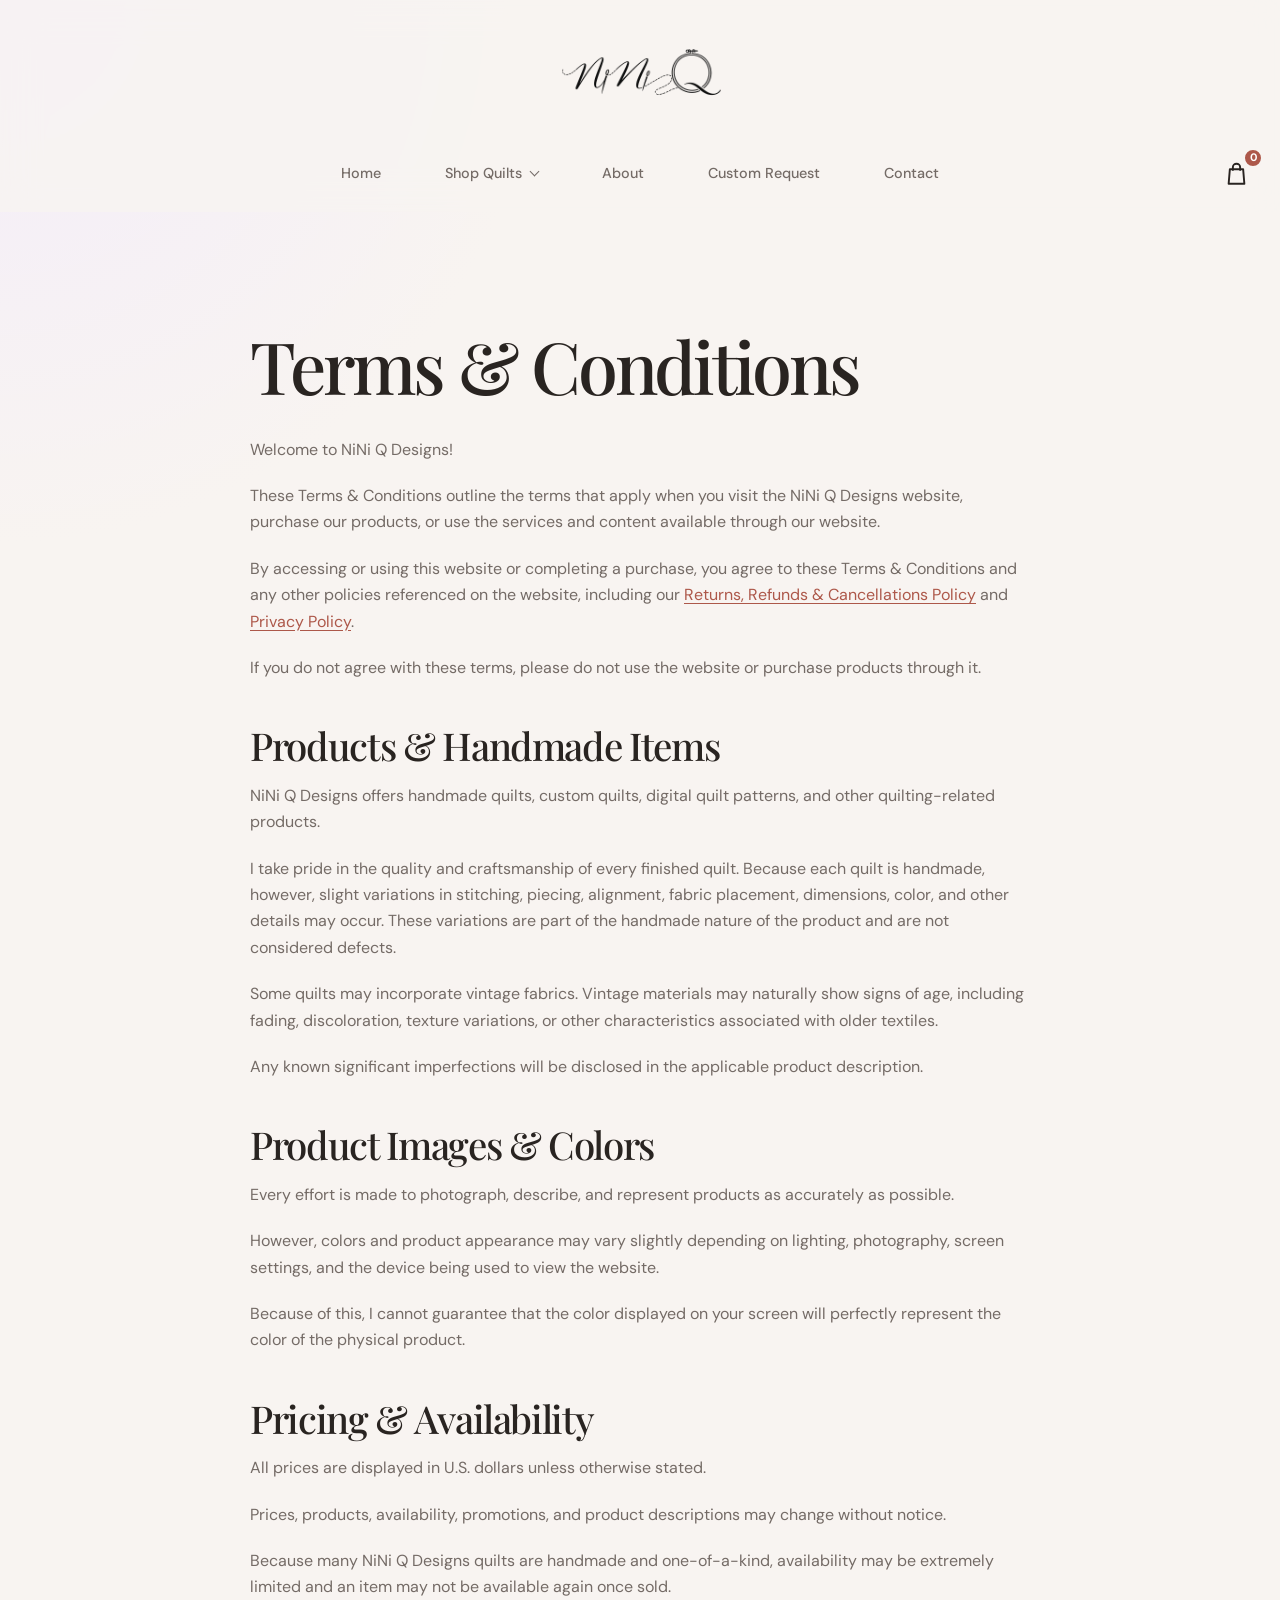
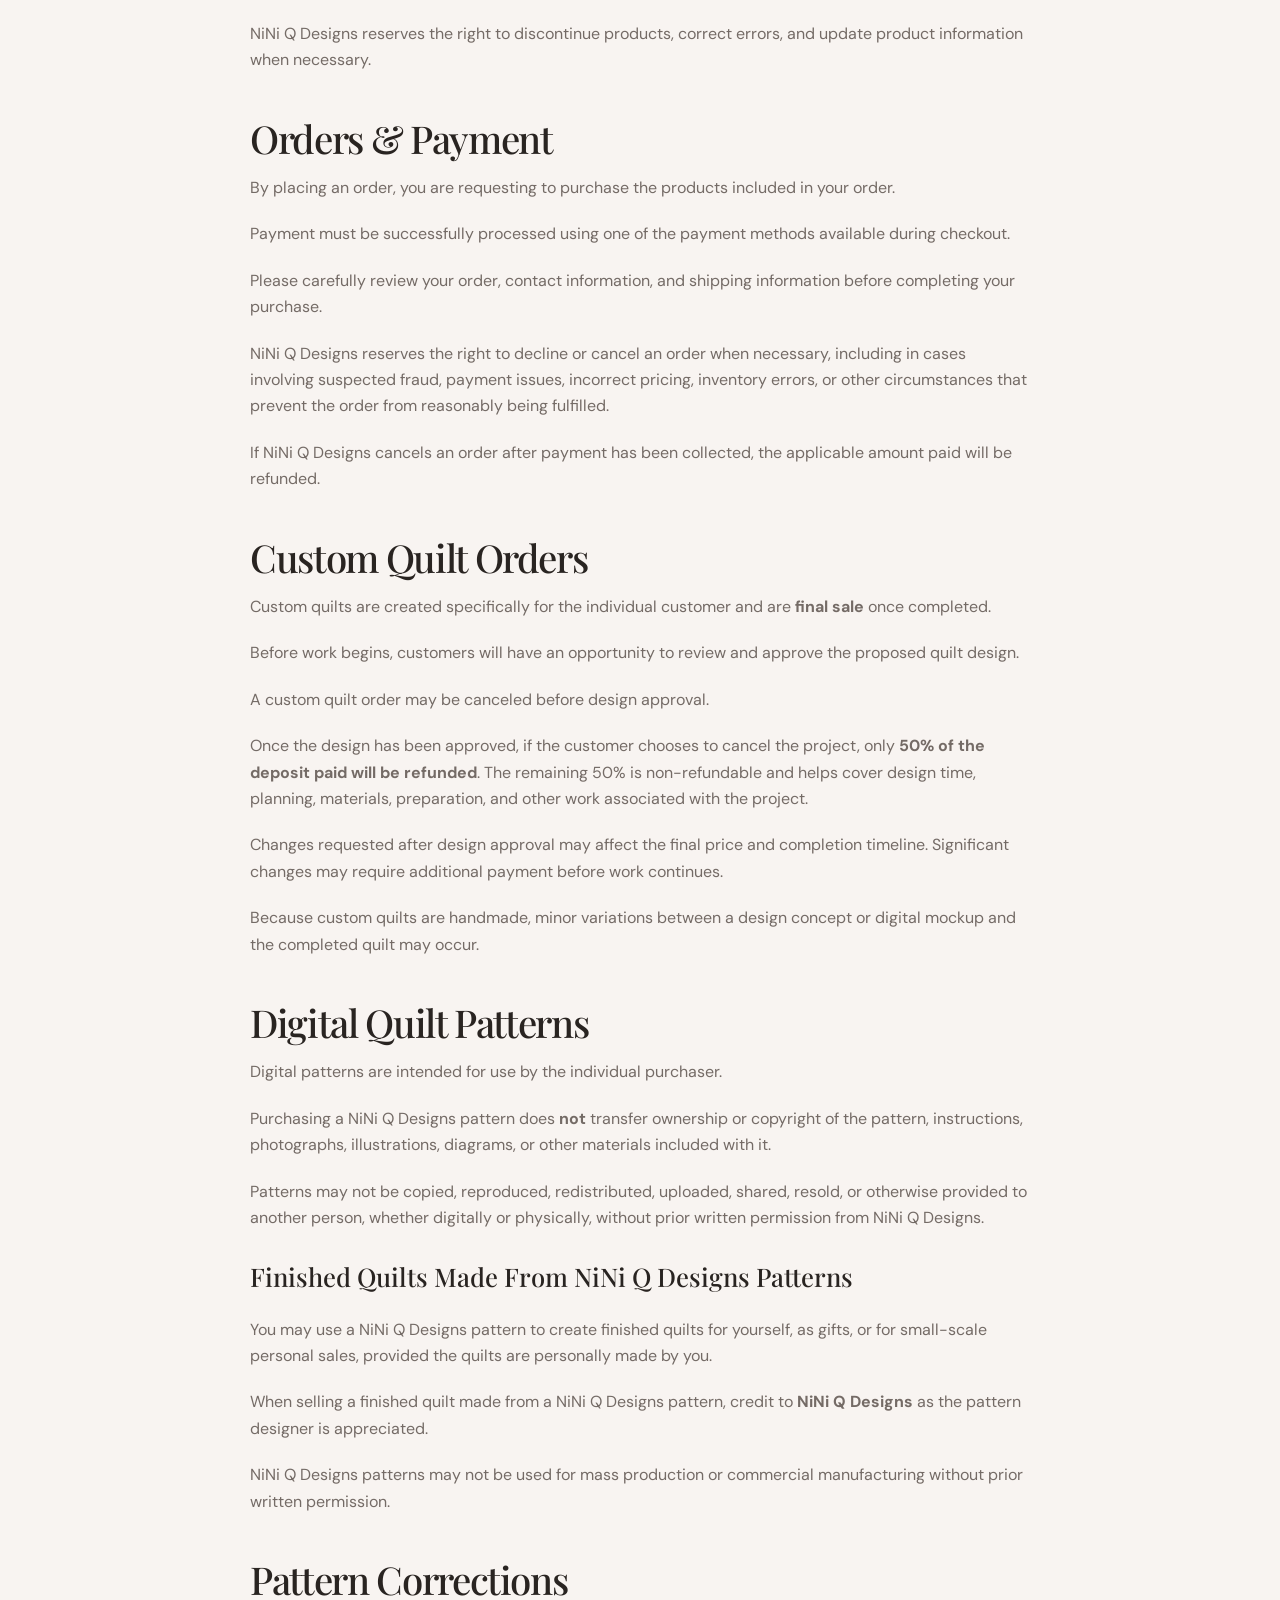
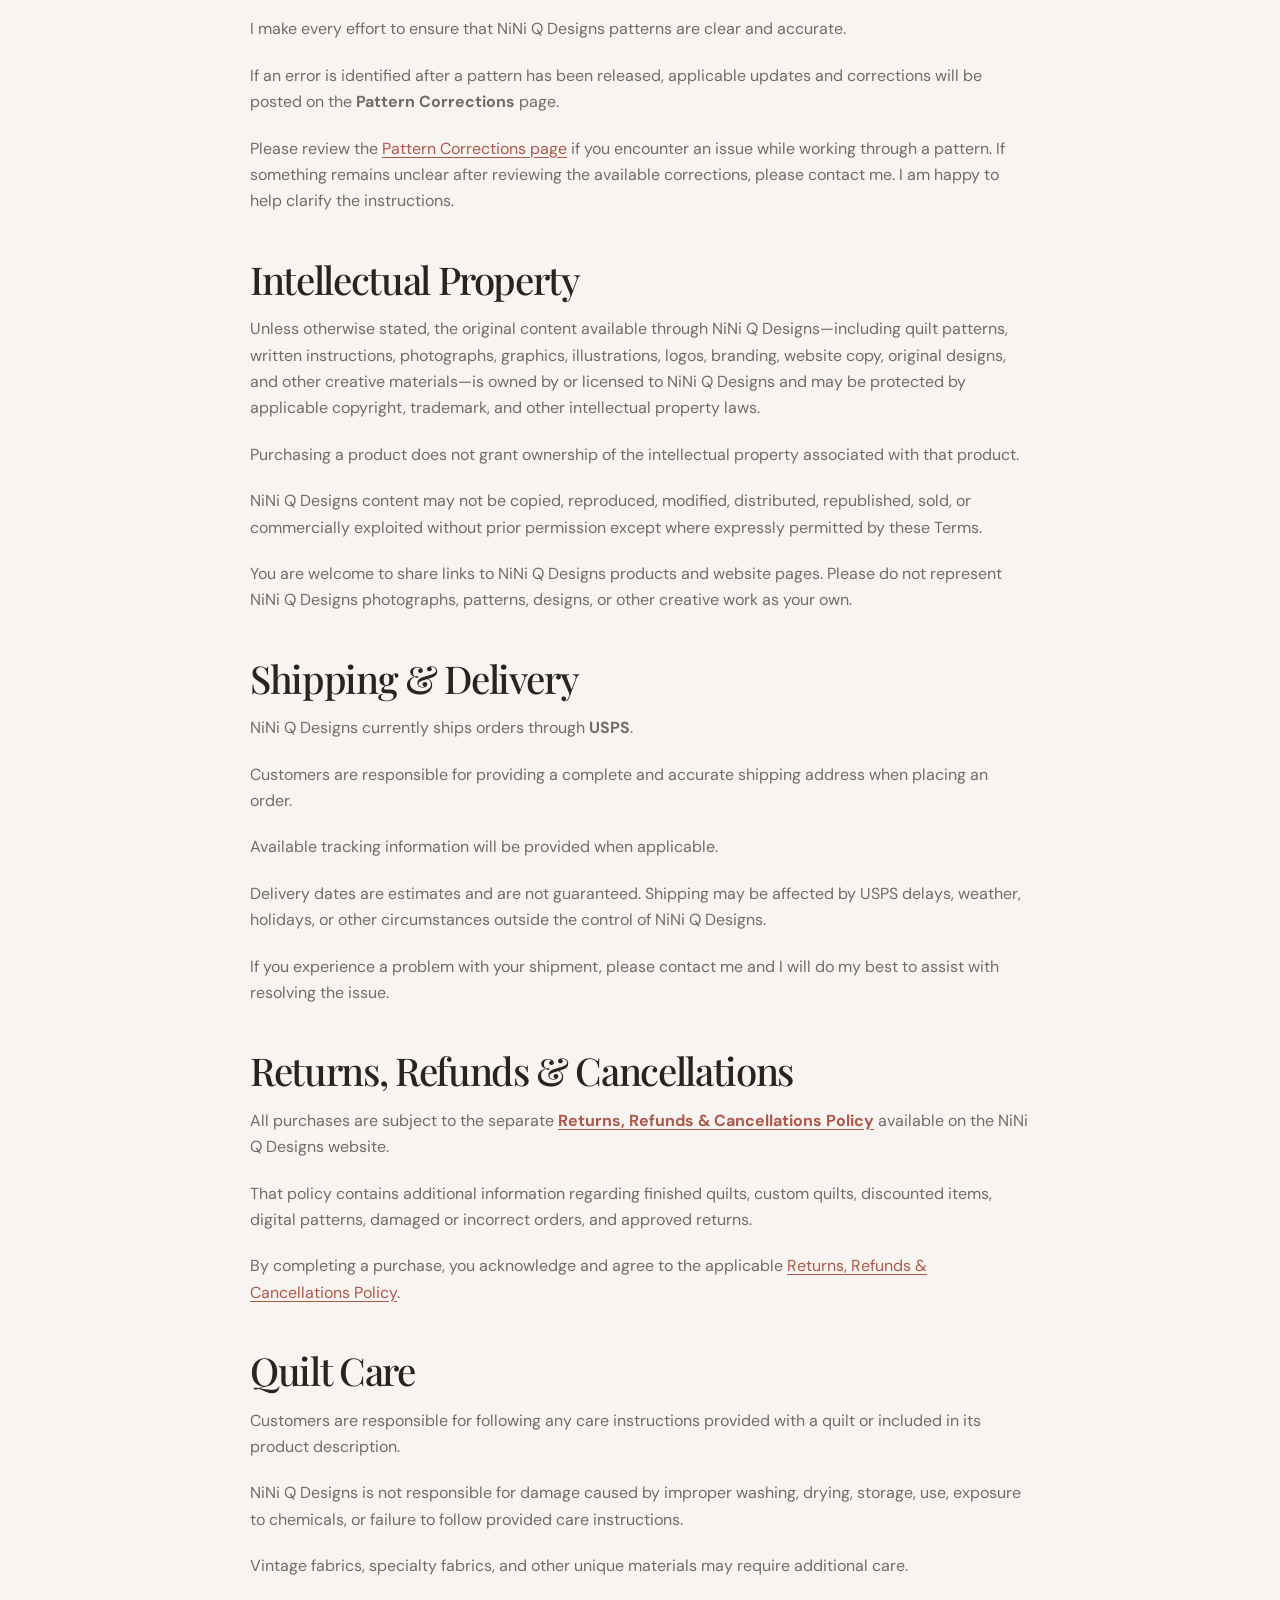
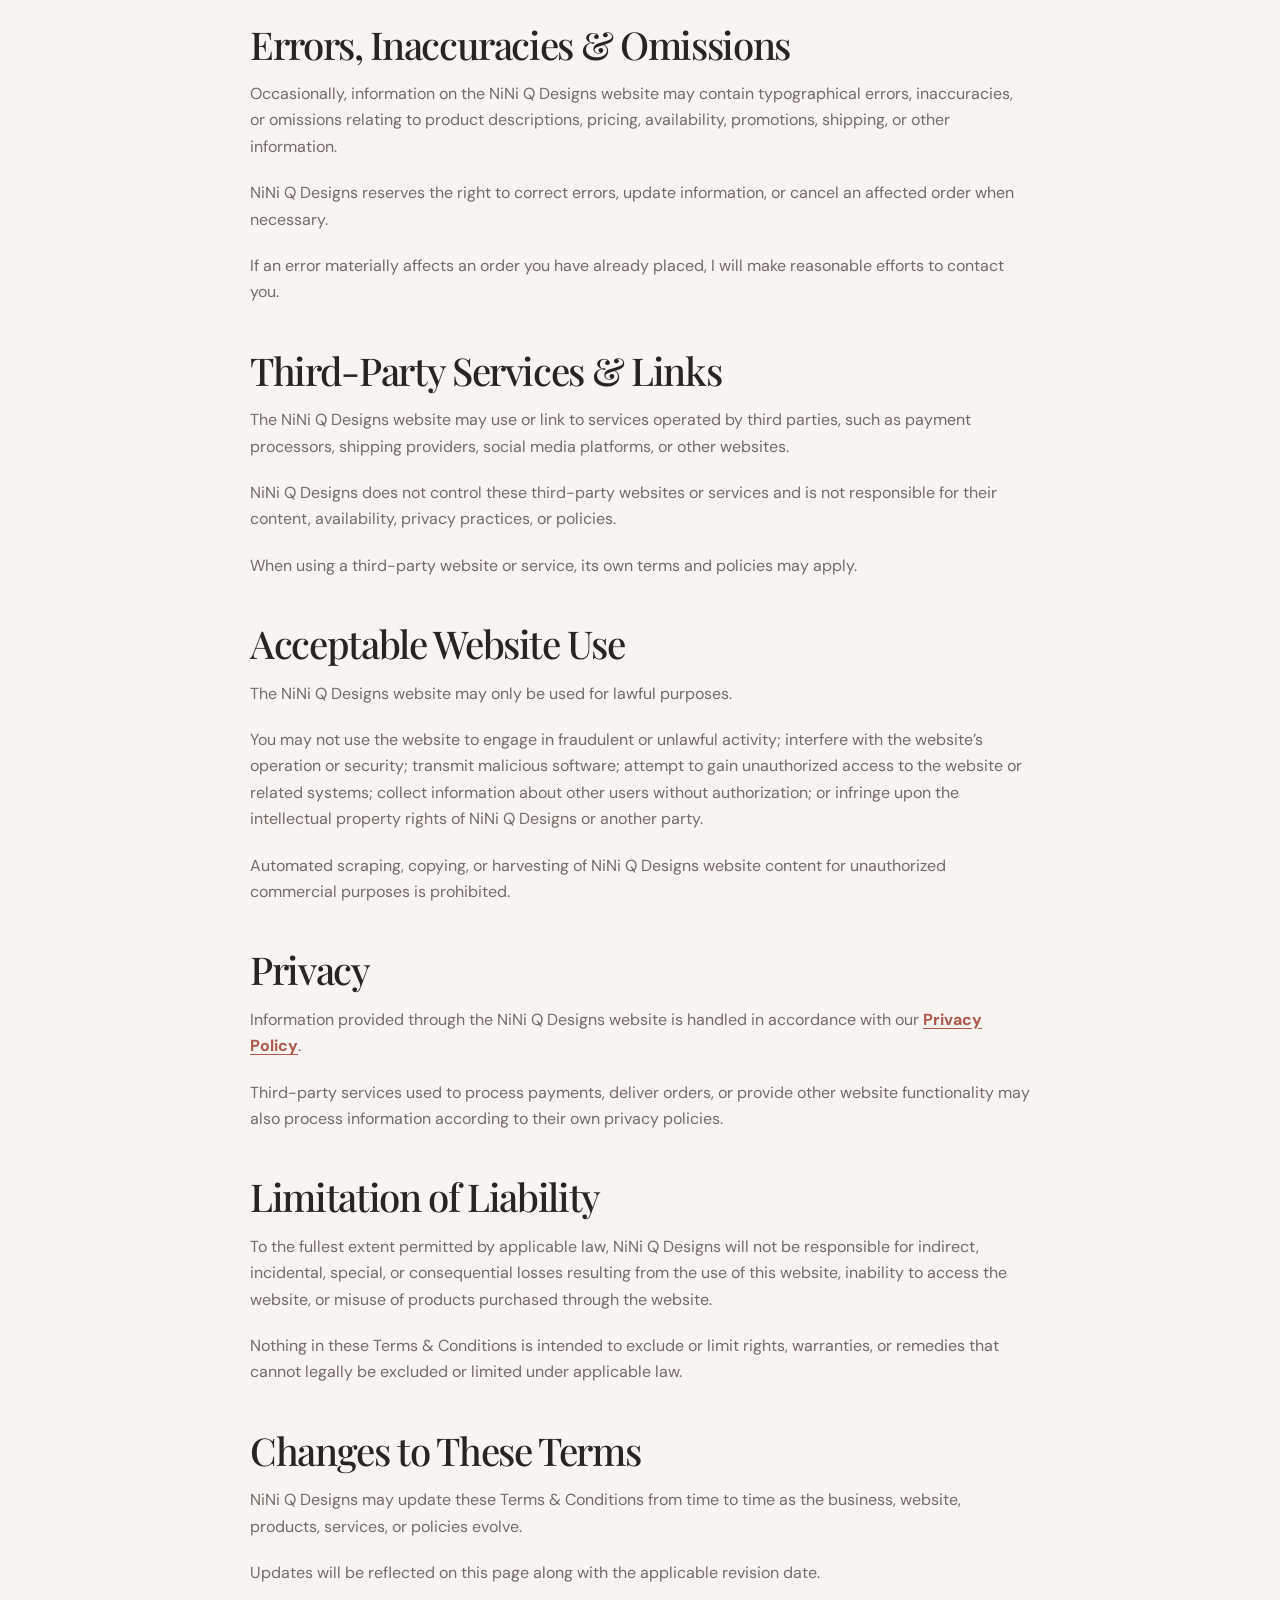
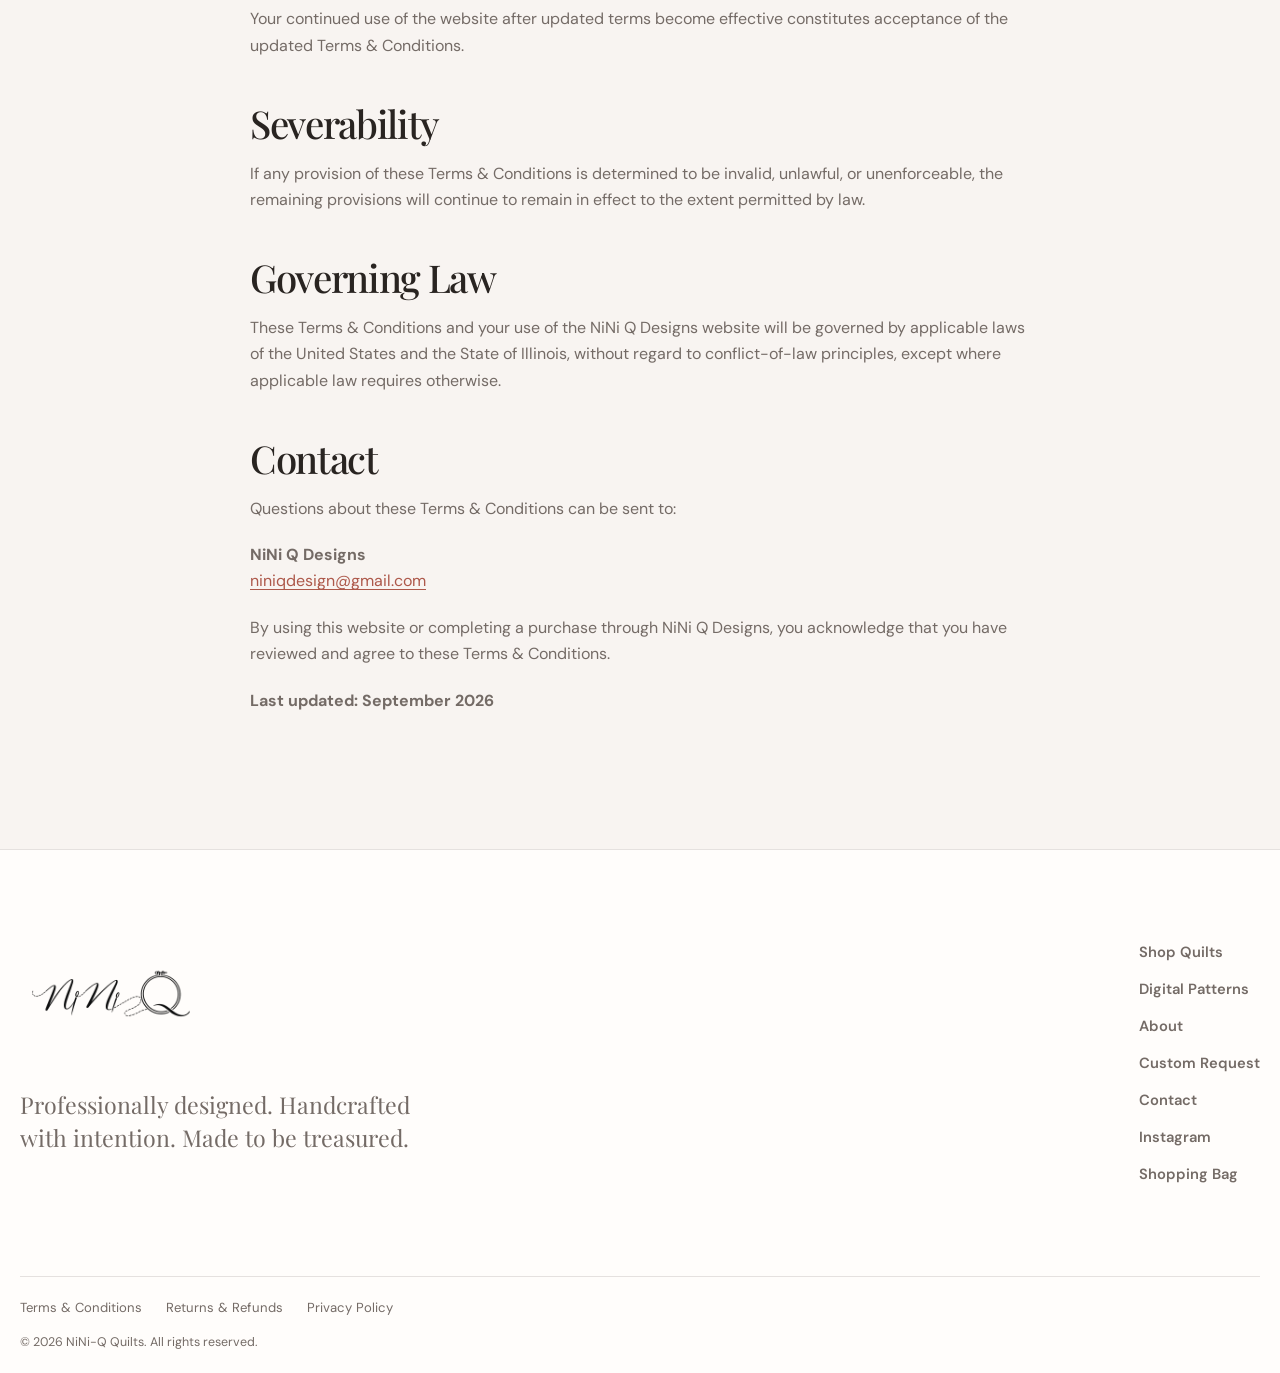
<file: terms.html>
<!DOCTYPE html>
<html lang="en">

<head>
  <meta charset="utf-8">
  <meta name="viewport" content="width=device-width, initial-scale=1">
  <meta name="description" content="Terms &amp; Conditions for NiNi Q Designs quilts and digital patterns.">
  <title>Terms &amp; Conditions | NiNi Q Designs</title>

  <link rel="preconnect" href="https://fonts.googleapis.com">
  <link rel="preconnect" href="https://fonts.gstatic.com" crossorigin>
  <link href="https://fonts.googleapis.com/css2?family=DM+Sans:wght@400;500;600&family=Playfair+Display:ital,wght@0,500;0,600;1,500&display=swap" rel="stylesheet">

  <link href="NiNiQ_global_css.css" rel="stylesheet">
  <link href="NiNiQ_policy_css.css" rel="stylesheet">

  <script src="NiNiQ_global_js.js" defer></script>
</head>

<body>
  <div id="site-header"></div>

  <main class="policy-page page-section">
<article class="narrow-container policy-content">
<h1>Terms &amp; Conditions</h1>
<p>Welcome to NiNi Q Designs!</p>
<p>These Terms &amp; Conditions outline the terms that apply when you visit the NiNi Q Designs website, purchase our products, or use the services and content available through our website.</p>
<p>By accessing or using this website or completing a purchase, you agree to these Terms &amp; Conditions and any other policies referenced on the website, including our <a href="returns.html">Returns, Refunds &amp; Cancellations Policy</a> and <a href="privacy.html">Privacy Policy</a>.</p>
<p>If you do not agree with these terms, please do not use the website or purchase products through it.</p>
<h2>Products &amp; Handmade Items</h2>
<p>NiNi Q Designs offers handmade quilts, custom quilts, digital quilt patterns, and other quilting-related products.</p>
<p>I take pride in the quality and craftsmanship of every finished quilt. Because each quilt is handmade, however, slight variations in stitching, piecing, alignment, fabric placement, dimensions, color, and other details may occur. These variations are part of the handmade nature of the product and are not considered defects.</p>
<p>Some quilts may incorporate vintage fabrics. Vintage materials may naturally show signs of age, including fading, discoloration, texture variations, or other characteristics associated with older textiles.</p>
<p>Any known significant imperfections will be disclosed in the applicable product description.</p>
<h2>Product Images &amp; Colors</h2>
<p>Every effort is made to photograph, describe, and represent products as accurately as possible.</p>
<p>However, colors and product appearance may vary slightly depending on lighting, photography, screen settings, and the device being used to view the website.</p>
<p>Because of this, I cannot guarantee that the color displayed on your screen will perfectly represent the color of the physical product.</p>
<h2>Pricing &amp; Availability</h2>
<p>All prices are displayed in U.S. dollars unless otherwise stated.</p>
<p>Prices, products, availability, promotions, and product descriptions may change without notice.</p>
<p>Because many NiNi Q Designs quilts are handmade and one-of-a-kind, availability may be extremely limited and an item may not be available again once sold.</p>
<p>NiNi Q Designs reserves the right to discontinue products, correct errors, and update product information when necessary.</p>
<h2>Orders &amp; Payment</h2>
<p>By placing an order, you are requesting to purchase the products included in your order.</p>
<p>Payment must be successfully processed using one of the payment methods available during checkout.</p>
<p>Please carefully review your order, contact information, and shipping information before completing your purchase.</p>
<p>NiNi Q Designs reserves the right to decline or cancel an order when necessary, including in cases involving suspected fraud, payment issues, incorrect pricing, inventory errors, or other circumstances that prevent the order from reasonably being fulfilled.</p>
<p>If NiNi Q Designs cancels an order after payment has been collected, the applicable amount paid will be refunded.</p>
<h2>Custom Quilt Orders</h2>
<p>Custom quilts are created specifically for the individual customer and are <strong>final sale</strong> once completed.</p>
<p>Before work begins, customers will have an opportunity to review and approve the proposed quilt design.</p>
<p>A custom quilt order may be canceled before design approval.</p>
<p>Once the design has been approved, if the customer chooses to cancel the project, only <strong>50% of the deposit paid will be refunded</strong>. The remaining 50% is non-refundable and helps cover design time, planning, materials, preparation, and other work associated with the project.</p>
<p>Changes requested after design approval may affect the final price and completion timeline. Significant changes may require additional payment before work continues.</p>
<p>Because custom quilts are handmade, minor variations between a design concept or digital mockup and the completed quilt may occur.</p>
<h2>Digital Quilt Patterns</h2>
<p>Digital patterns are intended for use by the individual purchaser.</p>
<p>Purchasing a NiNi Q Designs pattern does <strong>not</strong> transfer ownership or copyright of the pattern, instructions, photographs, illustrations, diagrams, or other materials included with it.</p>
<p>Patterns may not be copied, reproduced, redistributed, uploaded, shared, resold, or otherwise provided to another person, whether digitally or physically, without prior written permission from NiNi Q Designs.</p>
<h3>Finished Quilts Made From NiNi Q Designs Patterns</h3>
<p>You may use a NiNi Q Designs pattern to create finished quilts for yourself, as gifts, or for small-scale personal sales, provided the quilts are personally made by you.</p>
<p>When selling a finished quilt made from a NiNi Q Designs pattern, credit to <strong>NiNi Q Designs</strong> as the pattern designer is appreciated.</p>
<p>NiNi Q Designs patterns may not be used for mass production or commercial manufacturing without prior written permission.</p>
<h2>Pattern Corrections</h2>
<p>I make every effort to ensure that NiNi Q Designs patterns are clear and accurate.</p>
<p>If an error is identified after a pattern has been released, applicable updates and corrections will be posted on the <strong>Pattern Corrections</strong> page.</p>
<p>Please review the <a href="pattern-corrections.html">Pattern Corrections page</a> if you encounter an issue while working through a pattern. If something remains unclear after reviewing the available corrections, please contact me. I am happy to help clarify the instructions.</p>
<h2>Intellectual Property</h2>
<p>Unless otherwise stated, the original content available through NiNi Q Designs—including quilt patterns, written instructions, photographs, graphics, illustrations, logos, branding, website copy, original designs, and other creative materials—is owned by or licensed to NiNi Q Designs and may be protected by applicable copyright, trademark, and other intellectual property laws.</p>
<p>Purchasing a product does not grant ownership of the intellectual property associated with that product.</p>
<p>NiNi Q Designs content may not be copied, reproduced, modified, distributed, republished, sold, or commercially exploited without prior permission except where expressly permitted by these Terms.</p>
<p>You are welcome to share links to NiNi Q Designs products and website pages. Please do not represent NiNi Q Designs photographs, patterns, designs, or other creative work as your own.</p>
<h2>Shipping &amp; Delivery</h2>
<p>NiNi Q Designs currently ships orders through <strong>USPS</strong>.</p>
<p>Customers are responsible for providing a complete and accurate shipping address when placing an order.</p>
<p>Available tracking information will be provided when applicable.</p>
<p>Delivery dates are estimates and are not guaranteed. Shipping may be affected by USPS delays, weather, holidays, or other circumstances outside the control of NiNi Q Designs.</p>
<p>If you experience a problem with your shipment, please contact me and I will do my best to assist with resolving the issue.</p>
<h2>Returns, Refunds &amp; Cancellations</h2>
<p>All purchases are subject to the separate <strong><a href="returns.html">Returns, Refunds &amp; Cancellations Policy</a></strong> available on the NiNi Q Designs website.</p>
<p>That policy contains additional information regarding finished quilts, custom quilts, discounted items, digital patterns, damaged or incorrect orders, and approved returns.</p>
<p>By completing a purchase, you acknowledge and agree to the applicable <a href="returns.html">Returns, Refunds &amp; Cancellations Policy</a>.</p>
<h2>Quilt Care</h2>
<p>Customers are responsible for following any care instructions provided with a quilt or included in its product description.</p>
<p>NiNi Q Designs is not responsible for damage caused by improper washing, drying, storage, use, exposure to chemicals, or failure to follow provided care instructions.</p>
<p>Vintage fabrics, specialty fabrics, and other unique materials may require additional care.</p>
<h2>Errors, Inaccuracies &amp; Omissions</h2>
<p>Occasionally, information on the NiNi Q Designs website may contain typographical errors, inaccuracies, or omissions relating to product descriptions, pricing, availability, promotions, shipping, or other information.</p>
<p>NiNi Q Designs reserves the right to correct errors, update information, or cancel an affected order when necessary.</p>
<p>If an error materially affects an order you have already placed, I will make reasonable efforts to contact you.</p>
<h2>Third-Party Services &amp; Links</h2>
<p>The NiNi Q Designs website may use or link to services operated by third parties, such as payment processors, shipping providers, social media platforms, or other websites.</p>
<p>NiNi Q Designs does not control these third-party websites or services and is not responsible for their content, availability, privacy practices, or policies.</p>
<p>When using a third-party website or service, its own terms and policies may apply.</p>
<h2>Acceptable Website Use</h2>
<p>The NiNi Q Designs website may only be used for lawful purposes.</p>
<p>You may not use the website to engage in fraudulent or unlawful activity; interfere with the website’s operation or security; transmit malicious software; attempt to gain unauthorized access to the website or related systems; collect information about other users without authorization; or infringe upon the intellectual property rights of NiNi Q Designs or another party.</p>
<p>Automated scraping, copying, or harvesting of NiNi Q Designs website content for unauthorized commercial purposes is prohibited.</p>
<h2>Privacy</h2>
<p>Information provided through the NiNi Q Designs website is handled in accordance with our <strong><a href="privacy.html">Privacy Policy</a></strong>.</p>
<p>Third-party services used to process payments, deliver orders, or provide other website functionality may also process information according to their own privacy policies.</p>
<h2>Limitation of Liability</h2>
<p>To the fullest extent permitted by applicable law, NiNi Q Designs will not be responsible for indirect, incidental, special, or consequential losses resulting from the use of this website, inability to access the website, or misuse of products purchased through the website.</p>
<p>Nothing in these Terms &amp; Conditions is intended to exclude or limit rights, warranties, or remedies that cannot legally be excluded or limited under applicable law.</p>
<h2>Changes to These Terms</h2>
<p>NiNi Q Designs may update these Terms &amp; Conditions from time to time as the business, website, products, services, or policies evolve.</p>
<p>Updates will be reflected on this page along with the applicable revision date.</p>
<p>Your continued use of the website after updated terms become effective constitutes acceptance of the updated Terms &amp; Conditions.</p>
<h2>Severability</h2>
<p>If any provision of these Terms &amp; Conditions is determined to be invalid, unlawful, or unenforceable, the remaining provisions will continue to remain in effect to the extent permitted by law.</p>
<h2>Governing Law</h2>
<p>These Terms &amp; Conditions and your use of the NiNi Q Designs website will be governed by applicable laws of the United States and the State of Illinois, without regard to conflict-of-law principles, except where applicable law requires otherwise.</p>
<h2>Contact</h2>
<p>Questions about these Terms &amp; Conditions can be sent to:</p>
<p><strong>NiNi Q Designs</strong><br><a href="mailto:niniqdesign@gmail.com">niniqdesign@gmail.com</a></p>
<p>By using this website or completing a purchase through NiNi Q Designs, you acknowledge that you have reviewed and agree to these Terms &amp; Conditions.</p>
<p><strong>Last updated: September 2026</strong></p>
</article>
</main>
<div id="site-footer"></div>
</body>
</html>
</file>
<file: NiNiQ_global_css.css>
/* ==================================================
   NINIQ GLOBAL DESIGN SYSTEM
================================================== */

:root {
  --color-background: #f8f4f1;
  --color-surface: #fffdfb;
  --color-surface-soft: #f1e9ff;
  --color-blush: #ebcdc3;
  --color-coral: #d97968;
  --color-coral-dark: #ad584a;
  --color-text: #292421;
  --color-muted: #746b66;
  --color-border: rgba(74, 58, 50, 0.14);
  --color-white: #ffffff;

  --font-heading: "Playfair Display", Georgia, serif;
  --font-body: "DM Sans", Arial, sans-serif;

  --page-width: 1240px;
  --section-space: clamp(4.5rem, 9vw, 8rem);

  --radius-small: 12px;
  --radius-medium: 22px;
  --radius-large: 36px;
  --radius-pill: 999px;

  --shadow-soft: 0 20px 55px rgba(68, 47, 39, 0.08);
  --shadow-hover: 0 28px 65px rgba(68, 47, 39, 0.14);

  --transition: 260ms ease;
}

* {
  box-sizing: border-box;
}

html {
  scroll-behavior: smooth;
}

body {
  margin: 0;
  min-height: 100vh;
  background:
    radial-gradient(circle at top left,
      rgba(241, 233, 255, 0.65),
      transparent 34rem),
    var(--color-background);
  color: var(--color-text);
  font-family: var(--font-body);
  font-size: 1rem;
  line-height: 1.65;
  -webkit-font-smoothing: antialiased;
}

body.menu-open {
  overflow: hidden;
}

main {
  overflow: hidden;
}

img {
  display: block;
  max-width: 100%;
}

a {
  color: inherit;
  text-decoration: none;
}

button,
input,
textarea,
select {
  font: inherit;
}

button,
a {
  -webkit-tap-highlight-color: transparent;
}

h1,
h2,
h3,
p {
  margin-top: 0;
}

h1,
h2,
h3 {
  font-family: var(--font-heading);
  font-weight: 500;
  line-height: 1.08;
}

h1 {
  font-size: clamp(3rem, 7vw, 6.75rem);
  letter-spacing: -0.045em;
}

h2 {
  font-size: clamp(2.25rem, 5vw, 4.5rem);
  letter-spacing: -0.035em;
}

h3 {
  font-size: clamp(1.35rem, 2vw, 1.8rem);
}

p {
  color: var(--color-muted);
}

::selection {
  background: var(--color-surface-soft);
  color: var(--color-text);
}

/* ==================================================
   REUSABLE LAYOUT
================================================== */

.container {
  width: min(calc(100% - 40px), var(--page-width));
  margin-inline: auto;
}

.narrow-container {
  width: min(calc(100% - 40px), 780px);
  margin-inline: auto;
}

.page-section {
  padding-block: var(--section-space);
}

.section-heading {
  max-width: 760px;
  margin-bottom: clamp(2.5rem, 5vw, 4.5rem);
}

.eyebrow {
  display: inline-block;
  margin-bottom: 1rem;
  color: var(--color-coral-dark);
  font-size: 0.75rem;
  font-weight: 600;
  letter-spacing: 0.18em;
  text-transform: uppercase;
}

.lead-text {
  max-width: 680px;
  font-size: clamp(1.05rem, 1.8vw, 1.3rem);
}

.text-link {
  display: inline-flex;
  align-items: center;
  gap: 0.55rem;
  color: var(--color-text);
  font-weight: 600;
}

.text-link::after {
  content: "→";
  transition: transform var(--transition);
}

.text-link:hover::after {
  transform: translateX(5px);
}


/* ==================================================
   BUTTONS
================================================== */

.button {
  display: inline-flex;
  min-height: 52px;
  align-items: center;
  justify-content: center;
  gap: 0.65rem;
  padding: 0.9rem 1.55rem;
  border: 1px solid var(--color-text);
  border-radius: var(--radius-pill);
  background: var(--color-text);
  color: var(--color-white);
  font-family: var(--font-body);
  font-size: 0.92rem;
  font-weight: 600;
  line-height: 1;
  cursor: pointer;
  transition:
    transform var(--transition),
    background-color var(--transition),
    color var(--transition),
    box-shadow var(--transition);
}

.button:hover {
  transform: translateY(-2px);
  background: var(--color-coral-dark);
  border-color: var(--color-coral-dark);
  box-shadow: 0 12px 30px rgba(68, 47, 39, 0.17);
}

.button:active {
  transform: translateY(0);
}

.button-secondary {
  background: transparent;
  color: var(--color-text);
}

.button-secondary:hover {
  background: var(--color-text);
  border-color: var(--color-text);
  color: var(--color-white);
}

.disabled-button {
  opacity: 0.45;
  cursor: not-allowed;
}


/* ==================================================
   HEADER AND NAVIGATION
================================================== */

.site-header {
  position: sticky;
  z-index: 1000;
  top: 0;
  border-bottom: 1px solid transparent;
  background: rgba(248, 244, 241, 0.78);
  backdrop-filter: blur(18px);
  transition:
    background-color var(--transition),
    border-color var(--transition),
    box-shadow var(--transition);
}

.site-header.scrolled {
  border-color: var(--color-border);
  background: rgba(255, 253, 251, 0.92);
  box-shadow: 0 10px 35px rgba(53, 39, 33, 0.05);
}

.header-container {
  display: grid;
  width: min(calc(100% - 40px), var(--page-width));
  align-items: center;
  gap: 0.75rem 1rem;
  margin-inline: auto;
  padding-block: 1.15rem 0.8rem;
  grid-template-columns: 1fr auto 1fr;
  grid-template-rows: auto auto;
}


/* Brand Logo CSS*/


.brand-logo {
  grid-column: 1 / -1;
  grid-row: 1;
  justify-self: center;
}

.brand-logo img {
  width: clamp(155px, 14vw, 195px);
  height: auto;
  display: block;
  transition: transform var(--transition);
}

.brand-logo:hover img {
  transform: scale(1.03);
}


.desktop-nav {
  display: flex;
  grid-column: 1 / -1;
  grid-row: 2;
  align-items: center;
  justify-content: center;
  gap: clamp(2.25rem, 5vw, 4.75rem);
}

.desktop-nav a {
  position: relative;
  padding-block: 0.5rem;
  color: var(--color-muted);
  font-size: 0.9rem;
  font-weight: 500;
  transition: color var(--transition);
}

.desktop-nav a::after {
  position: absolute;
  right: 0;
  bottom: 0;
  left: 0;
  height: 1px;
  background: var(--color-text);
  content: "";
  transform: scaleX(0);
  transform-origin: right;
  transition: transform var(--transition);
}

.desktop-nav a:hover,
.desktop-nav a.active {
  color: var(--color-text);
}

.desktop-nav a:hover::after,
.desktop-nav a.active::after {
  transform: scaleX(1);
  transform-origin: left;
}

.nav-dropdown {
  position: relative;
}

.nav-dropdown-trigger {
  display: inline-flex;
  align-items: center;
  gap: 0.55rem;
}

.dropdown-arrow {
  display: inline-block;
  width: 7px;
  height: 7px;
  border-right: 1px solid currentColor;
  border-bottom: 1px solid currentColor;
  transform: translateY(-2px) rotate(45deg);
  transition: transform var(--transition);
}

.nav-dropdown-menu {
  position: absolute;
  top: calc(100% + 0.75rem);
  left: 50%;
  display: grid;
  width: 210px;
  padding: 0.65rem;
  border: 1px solid var(--color-border);
  border-radius: var(--radius-small);
  background: rgba(255, 253, 251, 0.98);
  box-shadow: var(--shadow-soft);
  opacity: 0;
  pointer-events: none;
  transform: translate(-50%, 8px);
  transition:
    opacity var(--transition),
    transform var(--transition);
}

.nav-dropdown-menu::before {
  position: absolute;
  right: 0;
  bottom: 100%;
  left: 0;
  height: 0.8rem;
  content: "";
}

.nav-dropdown:hover .nav-dropdown-menu,
.nav-dropdown:focus-within .nav-dropdown-menu {
  opacity: 1;
  pointer-events: auto;
  transform: translate(-50%, 0);
}

.nav-dropdown:hover .dropdown-arrow,
.nav-dropdown:focus-within .dropdown-arrow {
  transform: translateY(2px) rotate(225deg);
}

.nav-dropdown-menu a {
  padding: 0.75rem 0.85rem;
  border-radius: 8px;
  color: var(--color-muted);
}

.nav-dropdown-menu a::after {
  display: none;
}

.nav-dropdown-menu a:hover,
.nav-dropdown-menu a.active {
  background: var(--color-surface-soft);
  color: var(--color-text);
}

.header-actions {
  display: flex;
  z-index: 1;
  grid-column: 3;
  grid-row: 2;
  align-items: center;
  justify-self: end;
  gap: 0.6rem;
}

.cart-link {
  position: relative;
  display: inline-flex;
  align-items: center;
  justify-content: center;
  width: 48px;
  height: 48px;
  color: var(--color-text);
}


.shopping-bag-icon {
  display: block;
  width: 29px;
  height: 29px;
  overflow: visible;
  fill: none;
  stroke: currentColor;
  stroke-width: 1.6;
  stroke-linecap: round;
  stroke-linejoin: round;
  transition:
    color 180ms ease,
    transform 180ms ease;
}


.cart-link:hover .shopping-bag-icon {
  color: var(--color-coral-dark);
  transform: translateY(-1px);

}


.cart-count {
  position: absolute;
  top: -2px;
  right: -3px;
  display: inline-flex;
  min-width: 20px;
  height: 20px;
  align-items: center;
  justify-content: center;
  padding-inline: 4px;
  border: 2px solid var(--color-background);
  border-radius: 999px;
  background: var(--color-coral-dark);
  color: var(--color-white);
  font-size: 0.68rem;
  font-weight: 700;
  line-height: 1;
}

.cart-count.bump {
  animation: cart-bump 350ms ease;
}

.menu-button {
  display: none;
  width: 44px;
  height: 44px;
  padding: 0;
  border: 0;
  background: transparent;
  cursor: pointer;
}

.menu-button span {
  display: block;
  width: 23px;
  height: 1px;
  margin: 6px auto;
  background: var(--color-text);
  transition:
    transform var(--transition),
    opacity var(--transition);
}

.menu-button.open span:first-child {
  transform: translateY(3.5px) rotate(45deg);
}

.menu-button.open span:last-child {
  transform: translateY(-3.5px) rotate(-45deg);
}

.mobile-nav {
  display: none;
}

@keyframes cart-bump {
  50% {
    transform: scale(1.18);
  }
}


/* ==================================================
   MOBILE NAVIGATION
================================================== */


/* Mobile layout */

.mobile-nav {
  display: none;
}

.menu-button {
  display: none;
}
   
@media (max-width: 760px) {
  .header-container {
    min-height: 72px;
    gap: 0;
    padding-block: 0;
    grid-template-columns: 1fr auto;
    grid-template-rows: 1fr;
  }

  .brand-logo {
    grid-column: 1;
    grid-row: 1;
    justify-self: start;
  }

  .brand-logo img {
    width: 105px;
  }

  .desktop-nav {
    display: none;
  }

  .menu-button {
    display: block;
  }

  .header-actions {
    grid-column: 2;
    grid-row: 1;
  }

  .mobile-nav {
    display: grid;
    max-height: 0;
    padding-inline: 20px;
    overflow: hidden;
    opacity: 0;
    transition:
      max-height 400ms ease,
      padding 400ms ease,
      opacity 250ms ease;
  }

  .mobile-nav.open {
    max-height: 650px;
    padding-top: 1.5rem;
    padding-bottom: 2rem;
    border-top: 1px solid var(--color-border);
    opacity: 1;
  }

  .mobile-nav a {
    padding-block: 0.8rem;
    font-family: var(--font-heading);
    font-size: 1.65rem;
  }

  .mobile-shop-toggle {
    display: flex;
    width: 100%;
    align-items: center;
    justify-content: space-between;
    padding: 0.8rem 0;
    border: 0;
    background: transparent;
    color: var(--color-text);
    font-family: var(--font-heading);
    font-size: 1.65rem;
    text-align: left;
    cursor: pointer;
  }

  .mobile-shop-toggle.open .dropdown-arrow {
    transform: translateY(2px) rotate(225deg);
  }

  .mobile-shop-menu {
    display: grid;
    max-height: 0;
    padding-left: 1rem;
    overflow: hidden;
    opacity: 0;
    transition:
      max-height 350ms ease,
      opacity 250ms ease;
  }

  .mobile-shop-menu.open {
    max-height: 180px;
    opacity: 1;
  }

  .mobile-shop-menu a {
    padding-block: 0.55rem;
    color: var(--color-muted);
    font-family: var(--font-body);
    font-size: 1rem;
  }
}


/* ==================================================
   FOOTER
================================================== */

.site-footer {
  border-top: 1px solid var(--color-border);
  background: var(--color-surface);
}

.footer-container {
  display: grid;
  width: min(calc(100% - 40px), var(--page-width));
  align-items: start;
  gap: 3rem;
  margin-inline: auto;
  padding-block: clamp(3.5rem, 7vw, 6rem);
  grid-template-columns: minmax(0, 1.4fr) minmax(250px, 1fr);
}

.footer-brand {
  max-width: 500px;
}

.footer-logo {
  display: inline-block;
  margin-bottom: 1.25rem;
}

.footer-logo img {
  width: clamp(145px, 14vw, 185px);
  height: auto;
}

.footer-brand p {
  max-width: 440px;
  margin-bottom: 0;
  font-family: var(--font-heading);
  font-size: clamp(1.15rem, 2vw, 1.45rem);
  line-height: 1.45;
}

.footer-nav {
  display: grid;
  align-content: start;
  justify-content: end;
  gap: 0.8rem;
}

.footer-nav a {
  color: var(--color-muted);
  font-size: 0.92rem;
  font-weight: 600;
  transition: color var(--transition);
}

.footer-nav a:hover,
.footer-nav a:focus-visible {
  color: var(--color-coral-dark);
}

.footer-bottom {
  width: min(calc(100% - 40px), var(--page-width));
  margin-inline: auto;
  padding-block: 1.25rem;
  border-top: 1px solid var(--color-border);
}

.footer-bottom p {
  margin: 0;
  font-size: 0.78rem;
}

@media (max-width: 760px) {
  .footer-container {
    grid-template-columns: 1fr;
  }

  .footer-nav {
    justify-content: start;
  }
}



/* ==================================================
   SCROLL REVEAL
================================================== */

.reveal {
  opacity: 0;
  transform: translateY(28px);
  transition:
    opacity 700ms ease,
    transform 700ms ease;
  transition-delay: var(--reveal-delay, 0ms);
  will-change: opacity, transform;
}

.reveal.visible {
  opacity: 1;
  transform: translateY(0);
  will-change: auto;
}

@media (prefers-reduced-motion: reduce) {

  *,
  *::before,
  *::after {
    scroll-behavior: auto !important;
    animation-duration: 0.01ms !important;
    animation-iteration-count: 1 !important;
    transition-duration: 0.01ms !important;
  }

  .reveal {
    opacity: 1;
    transform: none;
  }
}

   

/* Shared policy links */
.footer-policy-links {
  display: flex;
  flex-wrap: wrap;
  gap: 0.65rem 1.5rem;
  margin-bottom: 0.85rem;
  color: var(--color-muted);
  font-size: 0.82rem;
}
.footer-policy-links a:hover,
.footer-policy-links a:focus-visible {
  color: var(--color-coral-dark);
  text-decoration: underline;
}
</file>
<file: NiNiQ_home_css.css>
/* ==========================================
   HOME PAGE
========================================== */

/* ==================================================
   HOME HERO
================================================== */

.home-hero {
  display: grid;
  min-height: calc(100vh - 84px);
  align-items: center;
  gap: clamp(3rem, 6vw, 7rem);
  padding:
    clamp(4rem, 7vw, 7rem) max(20px, calc((100vw - var(--page-width)) / 2));
  background:
    linear-gradient(120deg,
      rgba(235, 205, 195, 0.85),
      rgba(241, 233, 255, 0.55));
  grid-template-columns: minmax(0, 1.05fr) minmax(420px, 0.95fr);
}

.home-hero-content {
  position: relative;
  z-index: 2;
}

.home-hero h1 {
  max-width: 820px;
  margin-bottom: 1.75rem;
}

.home-hero h1 em {
  display: block;
  color: var(--color-coral-dark);
  font-weight: 500;
}

.home-hero-description {
  max-width: 610px;
  margin-bottom: 2rem;
  font-size: clamp(1.05rem, 1.6vw, 1.25rem);
}

.home-hero-actions {
  display: flex;
  align-items: center;
  gap: 1.5rem;
  flex-wrap: wrap;
}

/*Layered Hero-Image*/

.home-hero-visual {
  position: relative;
  min-height: 600px;
}

.hero-image {
  position: absolute;
  overflow: hidden;
  background: var(--color-surface);
  box-shadow: var(--shadow-soft);
}

.hero-image img {
  width: 100%;
  height: 100%;
  object-fit: cover;
  transition: transform 700ms ease;
}

.hero-image:hover img {
  transform: scale(1.035);
}

.hero-image-main {
  top: 0;
  right: 0;
  width: 78%;
  height: 82%;
  border-radius: 46% 46% 20px 20px;
}

.hero-image-secondary {
  bottom: 0;
  left: 0;
  width: 48%;
  height: 46%;
  border: 10px solid rgba(255, 253, 251, 0.9);
  border-radius: 22px;
}

.hero-note {
  position: absolute;
  right: 2%;
  bottom: 3%;
  display: grid;
  min-width: 190px;
  padding: 1rem 1.3rem;
  border: 1px solid var(--color-border);
  border-radius: var(--radius-medium);
  background: rgba(255, 253, 251, 0.94);
  backdrop-filter: blur(12px);
}

.hero-note span {
  color: var(--color-muted);
  font-size: 0.72rem;
  letter-spacing: 0.13em;
  text-transform: uppercase;
}

.hero-note strong {
  font-family: var(--font-heading);
  font-size: 1.15rem;
  font-weight: 500;
}

/* ==================================================
   HOME INTRODUCTION
================================================== */

.home-introduction {
  text-align: center;
}

.home-introduction h2 {
  max-width: 760px;
  margin-right: auto;
  margin-bottom: 1.75rem;
  margin-left: auto;
}

.home-introduction .lead-text {
  margin-inline: auto;
}



/* ==================================================
   FEATURED COLLECTION
================================================== */

.featured-collection {
  background: var(--color-surface);
}

.featured-heading {
  display: flex;
  align-items: end;
  justify-content: space-between;
  gap: 2rem;
  margin-bottom: clamp(2.5rem, 5vw, 4rem);
}

.featured-heading h2 {
  max-width: 690px;
  margin-bottom: 0;
}

.featured-grid {
  display: grid;
  gap: 1.75rem;
  grid-template-columns: repeat(3, minmax(0, 1fr));
}

.feature-card {
  min-width: 0;
}

.feature-image-link {
  display: block;
}

.feature-image {
  position: relative;
  aspect-ratio: 4 / 5;
  overflow: hidden;
  border-radius: var(--radius-medium);
  background: var(--color-background);
}

.feature-image img {
  width: 100%;
  height: 100%;
  object-fit: cover;
  transition: transform 650ms ease;
}

.feature-card:hover .feature-image img {
  transform: scale(1.045);
}

.product-badge {
  position: absolute;
  top: 1rem;
  left: 1rem;
  padding: 0.45rem 0.8rem;
  border-radius: var(--radius-pill);
  background: rgba(255, 253, 251, 0.92);
  color: var(--color-text);
  font-size: 0.72rem;
  font-weight: 600;
  letter-spacing: 0.08em;
  text-transform: uppercase;
}

.feature-card-details {
  display: flex;
  align-items: start;
  justify-content: space-between;
  gap: 1rem;
  padding-top: 1.25rem;
}

.feature-card-details h3 {
  margin-bottom: 0.35rem;
}

.feature-card-details p {
  margin-bottom: 0;
  font-size: 0.9rem;
}

.feature-price {
  flex-shrink: 0;
  padding-top: 0.25rem;
  font-size: 0.9rem;
  font-weight: 600;
}


/* ==================================================
   HOME STORY
================================================== */

.home-story {
  background: var(--color-background);
}

.home-story-layout {
  display: grid;
  align-items: center;
  gap: clamp(3rem, 8vw, 8rem);
  grid-template-columns: minmax(0, 1fr) minmax(0, 0.95fr);
}

.home-story-image {
  position: relative;
}

.home-story-image img {
  width: 100%;
  min-height: 620px;
  object-fit: cover;
  border-radius: var(--radius-large);
}

.story-image-caption {
  position: absolute;
  right: -1.5rem;
  bottom: 2rem;
  display: grid;
  min-width: 180px;
  padding: 1.2rem 1.5rem;
  border-radius: var(--radius-medium);
  background: var(--color-surface);
  box-shadow: var(--shadow-soft);
}

.story-image-caption span {
  color: var(--color-muted);
  font-size: 0.72rem;
  letter-spacing: 0.12em;
  text-transform: uppercase;
}

.story-image-caption strong {
  font-family: var(--font-heading);
  font-size: 1.5rem;
  font-weight: 500;
}

.home-story-content h2 {
  margin-bottom: 1.75rem;
}

.home-story-content p {
  max-width: 580px;
}

.home-story-content blockquote {
  margin: 2rem 0;
  padding-left: 1.5rem;
  border-left: 2px solid var(--color-coral);
  color: var(--color-text);
  font-family: var(--font-heading);
  font-size: clamp(1.3rem, 2.3vw, 1.8rem);
  font-style: italic;
  line-height: 1.4;
}


/* ==================================================
   CUSTOM HOME CALLOUT
================================================== */

.custom-home-card {
  display: grid;
  overflow: hidden;
  border-radius: var(--radius-large);
  background: var(--color-text);
  color: var(--color-white);
  grid-template-columns: minmax(0, 1.35fr) minmax(240px, 0.65fr);
}

.custom-home-content {
  padding: clamp(3rem, 7vw, 6rem);
}

.custom-home-content .eyebrow {
  color: var(--color-blush);
}

.custom-home-content h2 {
  max-width: 700px;
}

.custom-home-content p {
  max-width: 640px;
  margin-bottom: 2rem;
  color: rgba(255, 255, 255, 0.7);
}

.custom-home-content .button {
  border-color: var(--color-white);
  background: var(--color-white);
  color: var(--color-text);
}

.custom-home-content .button:hover {
  border-color: var(--color-blush);
  background: var(--color-blush);
}

.custom-home-detail {
  display: grid;
  border-left: 1px solid rgba(255, 255, 255, 0.16);
  background:
    linear-gradient(rgba(235, 205, 195, 0.12),
      rgba(241, 233, 255, 0.05));
}

.custom-home-detail span {
  display: flex;
  align-items: center;
  padding: 1.5rem 2rem;
  border-bottom: 1px solid rgba(255, 255, 255, 0.16);
  font-family: var(--font-heading);
  font-size: 1.35rem;
}

.custom-home-detail span:last-child {
  border-bottom: 0;
}


/* ==================================================
   HOME CLOSING
================================================== */

.home-closing {
  text-align: center;
}

.home-closing-statement {
  margin-bottom: 2rem;
  color: var(--color-text);
  font-family: var(--font-heading);
  font-size: clamp(2rem, 4.8vw, 4rem);
  line-height: 1.18;
}


/* ==================================================
   HOME RESPONSIVE
================================================== */

@media (max-width: 1000px) {
  .home-hero {
    min-height: auto;
    grid-template-columns: 1fr;
  }

  .home-hero-content {
    max-width: 850px;
  }

  .home-hero-visual {
    width: min(100%, 760px);
    min-height: 650px;
    margin-inline: auto;
  }

  .home-story-layout {
    gap: 4rem;
    grid-template-columns: 1fr;
  }

  .home-story-image {
    width: min(100%, 720px);
  }

  .story-image-caption {
    right: 1.5rem;
  }
}

@media (max-width: 760px) {
  .home-hero {
    gap: 3rem;
    padding-top: 4rem;
    padding-bottom: 4rem;
  }

  .home-hero h1 em {
    display: inline;
  }

  .home-hero-visual {
    min-height: 470px;
  }

  .hero-image-main {
    width: 86%;
    height: 78%;
  }

  .hero-image-secondary {
    width: 54%;
    height: 42%;
  }

  .hero-note {
    right: 0;
    bottom: 0;
    min-width: 160px;
  }

  .featured-heading {
    align-items: start;
    flex-direction: column;
  }

  .featured-grid {
    grid-template-columns: 1fr;
  }

  .feature-image {
    aspect-ratio: 5 / 6;
  }

  .home-story-image img {
    min-height: 480px;
  }

  .custom-home-card {
    grid-template-columns: 1fr;
  }

  .custom-home-detail {
    border-top: 1px solid rgba(255, 255, 255, 0.16);
    border-left: 0;
    grid-template-columns: repeat(2, 1fr);
  }

  .custom-home-detail span {
    border-right: 1px solid rgba(255, 255, 255, 0.16);
  }
}

@media (max-width: 480px) {
  .home-hero-actions {
    align-items: flex-start;
    flex-direction: column;
  }

  .home-hero-visual {
    min-height: 390px;
  }

  .hero-note {
    display: none;
  }

  .feature-card-details {
    flex-direction: column;
  }

  .home-story-image img {
    min-height: 420px;
  }

  .story-image-caption {
    right: 1rem;
    bottom: 1rem;
  }

  .custom-home-detail {
    grid-template-columns: 1fr;
  }

  .custom-home-detail span {
    border-right: 0;
  }
}
</file>
<file: NiNiQ_about_css.css>
/* ==================================================
   ABOUT PAGE
================================================== */


/* ==================================================
   ABOUT HERO
================================================== */

.about-hero {
  overflow: hidden;
  padding:
    clamp(4rem, 8vw, 8rem) max(20px, calc((100vw - var(--page-width)) / 2));
  background:
    linear-gradient(125deg,
      rgba(241, 233, 255, 0.7),
      rgba(255, 247, 241, 0.92));
}

.about-hero-layout {
  display: grid;
  align-items: center;
  gap: clamp(3rem, 8vw, 8rem);
  grid-template-columns: minmax(0, 1fr) minmax(320px, 0.78fr);
}

.about-hero-content {
  max-width: 760px;
}

.about-hero h1 {
  margin-bottom: 1.75rem;
}

.about-hero h1 em {
  display: block;
  margin-top: 0.25rem;
  color: var(--color-coral-dark);
  font-weight: 500;
}

.about-hero-intro {
  max-width: 650px;
  margin-bottom: 2rem;
  font-size: clamp(1.05rem, 1.7vw, 1.25rem);
}

.about-signature {
  max-width: 580px;
  margin-bottom: 0;
  padding-left: 1.25rem;
  border-left: 2px solid var(--color-coral);
  color: var(--color-text);
  font-family: var(--font-heading);
  font-size: clamp(1.1rem, 2vw, 1.4rem);
  font-style: italic;
}

.about-hero-image {
  position: relative;
  max-width: 520px;
  justify-self: end;
}

.about-image-frame {
  overflow: hidden;
  border-radius: var(--radius-large);
  background: var(--color-surface-soft);
  box-shadow: var(--shadow-hover);
}

.about-image-frame img {
  display: block;
  width: 100%;
  aspect-ratio: 4 / 5;
  object-fit: cover;
}

.about-image-caption {
  position: absolute;
  right: -2rem;
  bottom: -2rem;
  min-width: 230px;
  padding: 1.25rem 1.5rem;
  border: 1px solid rgba(74, 58, 50, 0.1);
  border-radius: var(--radius-medium);
  background: rgba(255, 253, 251, 0.92);
  box-shadow: var(--shadow-soft);
  backdrop-filter: blur(12px);
}

.about-image-caption span {
  display: block;
  margin-bottom: 0.3rem;
  color: var(--color-coral-dark);
  font-size: 0.7rem;
  font-weight: 700;
  letter-spacing: 0.11em;
  text-transform: uppercase;
}

.about-image-caption p {
  margin-bottom: 0;
  color: var(--color-text);
  font-family: var(--font-heading);
  font-size: 1.15rem;
}


/* ==================================================
   FOUNDER STORY
================================================== */

.founder-story {
  background: var(--color-background);
}

.founder-story-layout {
  display: grid;
  align-items: start;
  gap: clamp(3rem, 8vw, 8rem);
  grid-template-columns: minmax(280px, 0.8fr) minmax(0, 1.2fr);
}

.founder-story-heading {
  position: sticky;
  top: 140px;
}

.founder-story-heading h2 {
  margin-bottom: 0;
}

.founder-story-copy {
  max-width: 720px;
}

.founder-story-copy p {
  margin-bottom: 1.5rem;
}

.founder-story-copy p:last-child {
  margin-bottom: 0;
}


/* ==================================================
   CREATIVE PROCESS
================================================== */

.creative-process {
  background: var(--color-surface-soft);
}

.process-grid {
  display: grid;
  gap: 1.5rem;
  grid-template-columns: repeat(4, minmax(0, 1fr));
}

.process-card {
  min-height: 280px;
  padding: clamp(1.5rem, 3vw, 2.25rem);
  border: 1px solid var(--color-border);
  border-radius: var(--radius-large);
  background: var(--color-surface);
  box-shadow: var(--shadow-soft);
}

.process-number,
.value-mark {
  display: inline-flex;
  width: 42px;
  height: 42px;
  align-items: center;
  justify-content: center;
  margin-bottom: 2rem;
  border: 1px solid var(--color-border);
  border-radius: 50%;
  color: var(--color-coral-dark);
  font-size: 0.72rem;
  font-weight: 700;
}

.process-card h3 {
  margin-bottom: 1rem;
}


/* ==================================================
   CREATIVE JOURNEY
================================================== */

.journey {
  background: var(--color-background);
}

.journey-layout {
  display: grid;
  align-items: start;
  gap: clamp(3rem, 8vw, 8rem);
  grid-template-columns: minmax(280px, 0.8fr) minmax(0, 1.2fr);
}

.timeline {
  border-top: 1px solid var(--color-border);
}

.timeline-item {
  display: grid;
  gap: 2rem;
  grid-template-columns: minmax(110px, 0.35fr) minmax(0, 1fr);
  padding-block: 2rem;
  border-bottom: 1px solid var(--color-border);
}

.timeline-year {
  color: var(--color-coral-dark);
  font-size: 0.75rem;
  font-weight: 700;
  letter-spacing: 0.11em;
  text-transform: uppercase;
}

.timeline-item h3 {
  margin-bottom: 0.65rem;
}

.timeline-item p {
  margin-bottom: 0;
}


/* ==================================================
   VALUES
================================================== */

.values {
  background:
    linear-gradient(145deg,
      rgba(235, 205, 195, 0.42),
      rgba(241, 233, 255, 0.48));
}

.value-grid {
  display: grid;
  gap: 1.5rem;
  grid-template-columns: repeat(3, minmax(0, 1fr));
}

.value-card {
  min-height: 250px;
  padding: clamp(1.5rem, 3vw, 2.25rem);
  border: 1px solid rgba(74, 58, 50, 0.1);
  border-radius: var(--radius-large);
  background: rgba(255, 253, 251, 0.78);
  backdrop-filter: blur(10px);
}

.value-card h3 {
  margin-bottom: 1rem;
}


/* ==================================================
   CLOSING CTA
================================================== */

.about-closing {
  background: var(--color-text);
  color: var(--color-white);
  text-align: center;
}

.about-closing .eyebrow {
  color: var(--color-coral-light);
}

.about-closing h2 {
  margin-inline: auto;
  color: var(--color-white);
}

.about-closing .lead-text {
  margin-right: auto;
  margin-bottom: 2rem;
  margin-left: auto;
  color: rgba(255, 255, 255, 0.76);
}

.about-closing-actions {
  display: flex;
  flex-wrap: wrap;
  justify-content: center;
  gap: 1rem;
}

.about-closing .button-secondary {
  border-color: rgba(255, 255, 255, 0.45);
  color: var(--color-white);
}

.about-closing .button-secondary:hover {
  border-color: var(--color-white);
  background: var(--color-white);
  color: var(--color-text);
}


/* ==================================================
   RESPONSIVE ABOUT PAGE
================================================== */

@media (max-width: 1000px) {
  .process-grid {
    grid-template-columns: repeat(2, minmax(0, 1fr));
  }
}

@media (max-width: 900px) {

  .about-hero-layout,
  .founder-story-layout,
  .journey-layout {
    grid-template-columns: 1fr;
  }

  .about-hero-image {
    justify-self: start;
  }

  .founder-story-heading {
    position: static;
  }
}

@media (max-width: 680px) {
  .about-hero h1 em {
    display: inline;
  }

  .about-image-caption {
    position: relative;
    right: auto;
    bottom: auto;
    width: calc(100% - 2rem);
    margin: -1rem auto 0;
  }

  .process-grid,
  .value-grid {
    grid-template-columns: 1fr;
  }

  .process-card,
  .value-card {
    min-height: auto;
  }

  .timeline-item {
    gap: 0.75rem;
    grid-template-columns: 1fr;
  }

  .about-closing-actions {
    align-items: stretch;
    flex-direction: column;
  }

  .about-closing-actions .button {
    width: 100%;
  }
}
</file>
<file: NiNiQ_cart_css.css>
/* ==================================================
   SHOPPING BAG PAGE
================================================== */


/* ==================================================
   CART HERO
================================================== */

.cart-hero {
  padding:
    clamp(4rem, 8vw, 7rem) max(20px, calc((100vw - var(--page-width)) / 2));
  background:
    linear-gradient(125deg,
      rgba(241, 233, 255, 0.72),
      rgba(255, 247, 241, 0.95));
}

.cart-hero-layout {
  display: grid;
  align-items: end;
  gap: clamp(3rem, 9vw, 9rem);
  grid-template-columns: minmax(0, 1.2fr) minmax(280px, 0.55fr);
}

.cart-hero-content {
  max-width: 800px;
}

.cart-hero h1 {
  margin-bottom: 1.5rem;
}

.cart-hero h1 em {
  display: block;
  margin-top: 0.2rem;
  color: var(--color-coral-dark);
  font-weight: 500;
}

.cart-hero-content>p {
  max-width: 650px;
  margin-bottom: 0;
  font-size: clamp(1.05rem, 1.7vw, 1.2rem);
}

.cart-hero-note {
  padding: 1.75rem;
  border-left: 2px solid var(--color-coral);
  background: rgba(255, 253, 251, 0.56);
}

.cart-hero-note>span {
  display: block;
  margin-bottom: 0.75rem;
  color: var(--color-coral-dark);
  font-size: 0.72rem;
  font-weight: 700;
  letter-spacing: 0.11em;
  text-transform: uppercase;
}

.cart-hero-note p {
  margin-bottom: 0;
  color: var(--color-text);
  font-family: var(--font-heading);
  font-size: 1.15rem;
}


/* ==================================================
   MAIN CART LAYOUT
================================================== */

.cart-page {
  background: var(--color-background);
}

.cart-page-layout {
  display: grid;
  align-items: start;
  gap: clamp(2rem, 5vw, 4.5rem);
  grid-template-columns: minmax(0, 1.35fr) minmax(320px, 0.65fr);
}


/* ==================================================
   CART ITEMS PANEL
================================================== */

.cart-items-panel {
  min-width: 0;
}

.cart-panel-heading {
  display: flex;
  align-items: end;
  justify-content: space-between;
  gap: 1.5rem;
  margin-bottom: 2rem;
  padding-bottom: 1.5rem;
  border-bottom: 1px solid var(--color-border);
}

.cart-panel-heading h2 {
  margin-bottom: 0;
}

.continue-shopping-link {
  flex-shrink: 0;
  padding-bottom: 0.2rem;
  border-bottom: 1px solid currentColor;
  color: var(--color-text);
  font-size: 0.84rem;
  font-weight: 600;
}

.continue-shopping-link:hover {
  color: var(--color-coral-dark);
}


/* ==================================================
   CART ITEMS GENERATED BY JAVASCRIPT
================================================== */

.cart-items {
  display: grid;
  gap: 1.5rem;
}

/*
  These selectors support several common class names
  that may be generated by your existing cart.js file.
*/

.cart-item {
  display: grid;
  align-items: center;
  gap: clamp(1.25rem, 3vw, 2rem);
  grid-template-columns: 150px minmax(0, 1fr) auto;
  padding-bottom: 1.5rem;
  border-bottom: 1px solid var(--color-border);
}

.cart-item-image,
.cart-item img {
  display: block;
  width: 150px;
  height: 170px;
  border-radius: var(--radius-medium);
  object-fit: cover;
  background: var(--color-surface-soft);
}

.cart-item-details {
  min-width: 0;
}

.cart-item-details h3,
.cart-item h3 {
  margin-bottom: 0.5rem;
  font-size: clamp(1.25rem, 2.5vw, 1.6rem);
}

.cart-item-details p,
.cart-item p {
  margin-bottom: 0.5rem;
}

.cart-item-price {
  color: var(--color-text);
  font-weight: 600;
}

.cart-item-controls {
  display: flex;
  align-items: center;
  flex-wrap: wrap;
  gap: 0.75rem;
  margin-top: 1rem;
}

.quantity-controls {
  display: inline-flex;
  align-items: center;
  overflow: hidden;
  border: 1px solid var(--color-border);
  border-radius: 999px;
  background: var(--color-surface);
}

.quantity-controls button,
.quantity-button,
.decrease,
.increase {
  display: inline-flex;
  width: 38px;
  height: 38px;
  align-items: center;
  justify-content: center;
  border: 0;
  background: transparent;
  color: var(--color-text);
  cursor: pointer;
  font: inherit;
}

.quantity-controls button:hover,
.quantity-button:hover,
.decrease:hover,
.increase:hover {
  background: var(--color-surface-soft);
}

.quantity,
.item-quantity {
  min-width: 34px;
  text-align: center;
  font-size: 0.9rem;
  font-weight: 600;
}

.remove-item,
.remove-button {
  border: 0;
  border-bottom: 1px solid currentColor;
  background: transparent;
  color: var(--color-muted);
  cursor: pointer;
  font: inherit;
  font-size: 0.8rem;
}

.remove-item:hover,
.remove-button:hover {
  color: var(--color-coral-dark);
}

.cart-item-total,
.item-total {
  align-self: start;
  color: var(--color-text);
  font-weight: 600;
  white-space: nowrap;
}


/* ==================================================
   EMPTY CART MESSAGE
================================================== */

.empty-cart,
.cart-empty {
  padding: clamp(3rem, 7vw, 6rem) 1.5rem;
  border: 1px solid var(--color-border);
  border-radius: var(--radius-large);
  background: var(--color-surface-soft);
  text-align: center;
}

.empty-cart h3,
.cart-empty h3 {
  margin-bottom: 0.75rem;
}

.empty-cart p,
.cart-empty p {
  max-width: 460px;
  margin-right: auto;
  margin-bottom: 1.5rem;
  margin-left: auto;
}


/* ==================================================
   CART SUMMARY
================================================== */

.cart-summary {
  position: sticky;
  top: 125px;
  padding: clamp(1.5rem, 3vw, 2.25rem);
  border: 1px solid var(--color-border);
  border-radius: var(--radius-large);
  background: var(--color-surface);
  box-shadow: var(--shadow-soft);
}

.cart-summary h2 {
  margin-bottom: 1.75rem;
  font-size: clamp(1.6rem, 3vw, 2rem);
}

.summary-lines {
  border-top: 1px solid var(--color-border);
}

.summary-line {
  display: flex;
  align-items: start;
  justify-content: space-between;
  gap: 1.5rem;
  padding-block: 1rem;
  border-bottom: 1px solid var(--color-border);
  color: var(--color-muted);
  font-size: 0.88rem;
}

.summary-line span:last-child,
.summary-line strong {
  color: var(--color-text);
  text-align: right;
}

.summary-total {
  display: flex;
  align-items: end;
  justify-content: space-between;
  gap: 1rem;
  padding-block: 1.5rem;
}

.summary-total span {
  color: var(--color-text);
  font-size: 0.95rem;
  font-weight: 600;
}

.summary-total strong {
  color: var(--color-text);
  font-family: var(--font-heading);
  font-size: clamp(1.7rem, 3vw, 2.2rem);
  font-weight: 500;
}

.checkout-button {
  width: 100%;
  text-align: center;
}

.checkout-button.disabled,
.checkout-button[aria-disabled="true"] {
  pointer-events: none;
  cursor: not-allowed;
  opacity: 0.45;
}

.checkout-note {
  margin-top: 1rem;
  margin-bottom: 0;
  font-size: 0.76rem;
  line-height: 1.55;
  text-align: center;
}


/* ==================================================
   CART ASSURANCE
================================================== */

.cart-assurance {
  display: grid;
  gap: 1rem;
  margin-top: 2rem;
  padding-top: 1.5rem;
  border-top: 1px solid var(--color-border);
}

.assurance-item {
  display: grid;
  align-items: start;
  gap: 0.8rem;
  grid-template-columns: 34px minmax(0, 1fr);
}

.assurance-mark {
  display: inline-flex;
  width: 32px;
  height: 32px;
  align-items: center;
  justify-content: center;
  border: 1px solid var(--color-border);
  border-radius: 50%;
  color: var(--color-coral-dark);
  font-size: 0.62rem;
  font-weight: 700;
}

.assurance-item h3 {
  margin-bottom: 0.25rem;
  font-size: 0.95rem;
}

.assurance-item p {
  margin-bottom: 0;
  font-size: 0.78rem;
  line-height: 1.5;
}


/* ==================================================
   CART SUPPORT SECTION
================================================== */

.cart-support {
  background:
    linear-gradient(145deg,
      rgba(235, 205, 195, 0.42),
      rgba(241, 233, 255, 0.48));
  text-align: center;
}

.cart-support h2 {
  margin-inline: auto;
}

.cart-support .lead-text {
  margin-right: auto;
  margin-bottom: 2rem;
  margin-left: auto;
}

.cart-support-actions {
  display: flex;
  flex-wrap: wrap;
  justify-content: center;
  gap: 1rem;
}


/* ==================================================
   RESPONSIVE CART PAGE
================================================== */

@media (max-width: 1000px) {
  .cart-page-layout {
    grid-template-columns: 1fr;
  }

  .cart-summary {
    position: static;
  }
}

@media (max-width: 850px) {
  .cart-hero-layout {
    grid-template-columns: 1fr;
  }
}

@media (max-width: 680px) {
  .cart-hero h1 em {
    display: inline;
  }

  .cart-panel-heading {
    align-items: start;
    flex-direction: column;
  }

  .cart-item {
    align-items: start;
    grid-template-columns: 105px minmax(0, 1fr);
  }

  .cart-item-image,
  .cart-item img {
    width: 105px;
    height: 130px;
  }

  .cart-item-total,
  .item-total {
    grid-column: 2;
  }

  .cart-support-actions {
    align-items: stretch;
    flex-direction: column;
  }

  .one-of-a-kind-label {
    margin-top: 0.75rem;
    margin-bottom: 0;
    color: var(--color-coral-dark);
    font-size: 0.72rem;
    font-weight: 700;
    letter-spacing: 0.08em;
    text-transform: uppercase;
  }

  .cart-support-actions .button {
    width: 100%;
  }
}

@media (max-width: 480px) {
  .cart-item {
    grid-template-columns: 85px minmax(0, 1fr);
  }

  .cart-item-image,
  .cart-item img {
    width: 85px;
    height: 110px;
  }

  .cart-item-controls {
    align-items: flex-start;
    flex-direction: column;
  }
}
</file>
<file: NiNiQ_checkout_css.css>
/* ==================================================
   CHECKOUT PAGE
================================================== */


/* ==================================================
   CHECKOUT HERO
================================================== */

.checkout-hero {
  padding:
    clamp(4rem, 8vw, 7rem) max(20px, calc((100vw - var(--page-width)) / 2));
  background:
    linear-gradient(125deg,
      rgba(241, 233, 255, 0.72),
      rgba(255, 247, 241, 0.95));
}

.checkout-hero-layout {
  display: grid;
  align-items: end;
  gap: clamp(3rem, 9vw, 9rem);
  grid-template-columns: minmax(0, 1.2fr) minmax(280px, 0.55fr);
}

.checkout-hero-content {
  max-width: 800px;
}

.checkout-hero h1 {
  margin-bottom: 1.5rem;
}

.checkout-hero h1 em {
  display: block;
  margin-top: 0.2rem;
  color: var(--color-coral-dark);
  font-weight: 500;
  font-style: normal;
}

.checkout-hero-content>p {
  max-width: 650px;
  margin-bottom: 0;
  font-size: clamp(1.05rem, 1.7vw, 1.2rem);
}

.checkout-hero-note {
  padding: 1.75rem;
  border-left: 2px solid var(--color-coral);
  background: rgba(255, 253, 251, 0.56);
}

.checkout-hero-note>span {
  display: block;
  margin-bottom: 0.75rem;
  color: var(--color-coral-dark);
  font-size: 0.72rem;
  font-weight: 700;
  letter-spacing: 0.11em;
  text-transform: uppercase;
}

.checkout-hero-note p {
  margin-bottom: 0;
  color: var(--color-text);
  font-family: var(--font-heading);
  font-size: 1.15rem;
}


/* ==================================================
   CHECKOUT LAYOUT
================================================== */

.checkout-page {
  background: var(--color-background);
}

.checkout-layout {
  display: grid;
  align-items: start;
  gap: clamp(2rem, 5vw, 4.5rem);
  grid-template-columns: minmax(0, 1.25fr) minmax(330px, 0.75fr);
}


/* ==================================================
   CHECKOUT FORM PANEL
================================================== */

.checkout-form-panel {
  padding: clamp(1.5rem, 4vw, 3.5rem);
  border: 1px solid var(--color-border);
  border-radius: var(--radius-large);
  background: var(--color-surface);
  box-shadow: var(--shadow-soft);
}

.checkout-form-heading {
  margin-bottom: 2.5rem;
  padding-bottom: 2rem;
  border-bottom: 1px solid var(--color-border);
}

.checkout-form-heading h2 {
  margin-bottom: 0.75rem;
}

.checkout-form-heading p {
  margin-bottom: 0;
  font-size: 0.9rem;
}


/* ==================================================
   CHECKOUT FORM
================================================== */

.checkout-form {
  display: grid;
  gap: 2.5rem;
}

.checkout-fieldset {
  display: grid;
  gap: 1.4rem;
  min-width: 0;
  margin: 0;
  padding: 0 0 2.5rem;
  border: 0;
  border-bottom: 1px solid var(--color-border);
}

.checkout-fieldset legend {
  display: flex;
  align-items: center;
  gap: 0.75rem;
  width: 100%;
  margin-bottom: 1.5rem;
  color: var(--color-text);
  font-family: var(--font-heading);
  font-size: clamp(1.35rem, 3vw, 1.7rem);
  font-weight: 500;
}

.checkout-fieldset legend span {
  display: inline-flex;
  width: 34px;
  height: 34px;
  flex-shrink: 0;
  align-items: center;
  justify-content: center;
  border: 1px solid var(--color-border);
  border-radius: 50%;
  color: var(--color-coral-dark);
  font-family: var(--font-body);
  font-size: 0.64rem;
  font-weight: 700;
}

.form-row {
  display: grid;
  gap: 1.25rem;
  grid-template-columns: repeat(2, minmax(0, 1fr));
}

.shipping-location-row {
  grid-template-columns:
    minmax(0, 1.5fr) minmax(130px, 0.7fr) minmax(120px, 0.6fr);
}

.form-group {
  display: flex;
  min-width: 0;
  flex-direction: column;
}

.form-group label {
  margin-bottom: 0.55rem;
  color: var(--color-text);
  font-size: 0.83rem;
  font-weight: 600;
}

.form-group label span:not(.optional-label) {
  color: var(--color-coral-dark);
}

.optional-label {
  margin-left: 0.35rem;
  color: var(--color-muted);
  font-size: 0.72rem;
  font-weight: 400;
}

.form-group input,
.form-group select {
  width: 100%;
  min-height: 54px;
  padding: 0.85rem 1rem;
  border: 1px solid var(--color-border);
  border-radius: var(--radius-small);
  outline: none;
  background: var(--color-background);
  color: var(--color-text);
  font: inherit;
  transition:
    border-color 180ms ease,
    box-shadow 180ms ease,
    background 180ms ease;
}

.form-group input::placeholder {
  color: rgba(74, 58, 50, 0.52);
}

.form-group input:focus,
.form-group select:focus {
  border-color: var(--color-coral);
  background: var(--color-white);
  box-shadow: 0 0 0 3px rgba(203, 129, 111, 0.12);
}

.form-group input:invalid:not(:placeholder-shown) {
  border-color: rgba(154, 67, 67, 0.55);
}


/* ==================================================
   PAYMENT DEMONSTRATION NOTICE
================================================== */

.payment-notice {
  padding: 1.25rem;
  border: 1px solid rgba(203, 129, 111, 0.3);
  border-radius: var(--radius-small);
  background: rgba(241, 233, 255, 0.45);
}

.payment-notice strong {
  display: block;
  margin-bottom: 0.4rem;
  color: var(--color-text);
}

.payment-notice p {
  margin-bottom: 0;
  font-size: 0.85rem;
}


/* ==================================================
   CHECKOUT MESSAGE
================================================== */

.checkout-message {
  display: none;
  padding: 1rem 1.15rem;
  border-radius: var(--radius-small);
  font-size: 0.88rem;
  line-height: 1.6;
}

.checkout-message:not(:empty) {
  display: block;
}

.checkout-message.error-message {
  border: 1px solid rgba(154, 67, 67, 0.3);
  background: rgba(154, 67, 67, 0.08);
  color: #793d3d;
}

.checkout-message.success-message {
  border: 1px solid rgba(70, 115, 76, 0.3);
  background: rgba(70, 115, 76, 0.08);
  color: #3e6843;
}


/* ==================================================
   PLACE ORDER
================================================== */

.place-order-button {
  width: 100%;
}

.place-order-button.disabled,
.place-order-button:disabled {
  cursor: not-allowed;
  opacity: 0.45;
}

.place-order-note {
  margin-top: -1.5rem;
  margin-bottom: 0;
  font-size: 0.76rem;
  text-align: center;
}


/* ==================================================
   CHECKOUT SUMMARY
================================================== */

.checkout-summary {
  position: sticky;
  top: 125px;
  padding: clamp(1.5rem, 3vw, 2.25rem);
  border: 1px solid var(--color-border);
  border-radius: var(--radius-large);
  background: var(--color-surface);
  box-shadow: var(--shadow-soft);
}

.checkout-summary-heading {
  position: relative;
  margin-bottom: 1.5rem;
}

.checkout-summary-heading h2 {
  margin-bottom: 0;
}

.checkout-summary-heading a {
  display: inline-block;
  margin-top: 0.75rem;
  padding-bottom: 0.15rem;
  border-bottom: 1px solid currentColor;
  color: var(--color-muted);
  font-size: 0.8rem;
}

.checkout-summary-heading a:hover {
  color: var(--color-coral-dark);
}


/* ==================================================
   CHECKOUT ITEMS
================================================== */

.checkout-items {
  display: grid;
  gap: 1.25rem;
}

.checkout-summary-item {
  display: grid;
  align-items: start;
  gap: 1rem;
  grid-template-columns: 82px minmax(0, 1fr) auto;
  padding-bottom: 1.25rem;
  border-bottom: 1px solid var(--color-border);
}

.checkout-summary-item img {
  display: block;
  width: 82px;
  height: 96px;
  border-radius: var(--radius-small);
  object-fit: cover;
  background: var(--color-surface-soft);
}

.checkout-summary-item-details {
  min-width: 0;
}

.checkout-summary-item-details h3 {
  margin-bottom: 0.35rem;
  font-size: 1.05rem;
}

.checkout-summary-item-details p {
  margin-bottom: 0.3rem;
  color: var(--color-coral-dark);
  font-size: 0.68rem;
  font-weight: 700;
  letter-spacing: 0.06em;
  text-transform: uppercase;
}

.checkout-summary-item-details span {
  color: var(--color-muted);
  font-size: 0.78rem;
}

.checkout-summary-item>strong {
  color: var(--color-text);
  font-size: 0.88rem;
  white-space: nowrap;
}


/* ==================================================
   SUMMARY TOTALS
================================================== */

.checkout-summary-lines {
  margin-top: 1.5rem;
  border-top: 1px solid var(--color-border);
}

.checkout-summary-line {
  display: flex;
  align-items: start;
  justify-content: space-between;
  gap: 1rem;
  padding-block: 0.9rem;
  border-bottom: 1px solid var(--color-border);
  color: var(--color-muted);
  font-size: 0.84rem;
}

.checkout-summary-line span:last-child,
.checkout-summary-line strong {
  color: var(--color-text);
  text-align: right;
}

.checkout-total {
  display: flex;
  align-items: end;
  justify-content: space-between;
  gap: 1rem;
  padding-block: 1.5rem;
}

.checkout-total>span {
  color: var(--color-text);
  font-size: 0.95rem;
  font-weight: 600;
}

.checkout-total strong {
  color: var(--color-text);
  font-family: var(--font-heading);
  font-size: clamp(1.7rem, 3vw, 2.2rem);
  font-weight: 500;
}

.checkout-assurance {
  padding: 1.1rem;
  border-radius: var(--radius-small);
  background: var(--color-surface-soft);
}

.checkout-assurance p {
  margin-bottom: 0;
  font-size: 0.78rem;
  line-height: 1.55;
}


/* ==================================================
   EMPTY CHECKOUT
================================================== */

.checkout-empty {
  padding: 2rem 1rem;
  border-radius: var(--radius-medium);
  background: var(--color-surface-soft);
  text-align: center;
}

.checkout-empty h3 {
  margin-bottom: 0.75rem;
  font-size: 1.35rem;
}

.checkout-empty p {
  margin-bottom: 1.25rem;
  font-size: 0.88rem;
}


/* ==================================================
   RESPONSIVE CHECKOUT
================================================== */

@media (max-width: 1050px) {
  .checkout-layout {
    grid-template-columns: 1fr;
  }

  .checkout-summary {
    position: static;
  }
}

@media (max-width: 850px) {
  .checkout-hero-layout {
    grid-template-columns: 1fr;
  }
}

@media (max-width: 700px) {
  .checkout-hero h1 em {
    display: inline;
  }

  .form-row,
  .shipping-location-row {
    grid-template-columns: 1fr;
  }

  .checkout-form-panel {
    padding-inline: 1.25rem;
  }
}

@media (max-width: 480px) {
  .checkout-summary-item {
    grid-template-columns: 68px minmax(0, 1fr);
  }

  .checkout-summary-item img {
    width: 68px;
    height: 82px;
  }

  .checkout-summary-item>strong {
    grid-column: 2;
  }
}
</file>
<file: NiNiQ_contact_css.css>
.contact-hero {
  padding-top: clamp(3rem, 6vw, 6rem);
}

.contact-layout {
  display: grid;
  align-items: stretch;
  gap: clamp(3rem, 7vw, 7rem);
  grid-template-columns: minmax(0, 0.9fr) minmax(0, 1.1fr);
}

.contact-image {
  min-height: 680px;
  overflow: hidden;
  border-radius: var(--radius-large);
  box-shadow: var(--shadow-soft);
}

.contact-image img {
  width: 100%;
  height: 100%;
  object-fit: cover;
  object-position: center;
}

.contact-content {
  align-self: center;
}

.contact-content h1 {
  max-width: 700px;
  margin-bottom: 1.5rem;
  font-size: clamp(3.1rem, 6vw, 6rem);
}

.contact-intro {
  max-width: 650px;
  margin-bottom: 2.5rem;
  font-size: clamp(1.05rem, 1.6vw, 1.25rem);
}

.contact-options {
  display: grid;
  gap: 1rem;
}

.contact-option {
  padding: clamp(1.6rem, 3vw, 2.25rem);
  border: 1px solid var(--color-border);
  border-radius: var(--radius-medium);
  background: var(--color-surface);
}

.contact-option-soft {
  background: var(--color-surface-soft);
}

.contact-option > span {
  display: block;
  margin-bottom: 0.55rem;
  color: var(--color-coral-dark);
  font-size: 0.72rem;
  font-weight: 600;
  letter-spacing: 0.16em;
  text-transform: uppercase;
}

.contact-option h2 {
  margin-bottom: 0.65rem;
  font-size: clamp(1.7rem, 3vw, 2.3rem);
}

.contact-option p {
  margin-bottom: 1.35rem;
}

.custom-request-note {
  margin: 1.5rem 0 0;
  font-size: 0.92rem;
}

.custom-request-note a {
  color: var(--color-coral-dark);
  font-weight: 600;
  text-decoration: underline;
  text-underline-offset: 4px;
}

.instagram-section {
  background: var(--color-surface);
}

.instagram-heading {
  max-width: 720px;
  margin: 0 auto clamp(2.5rem, 5vw, 4rem);
  text-align: center;
}

.instagram-heading h2 {
  margin-bottom: 1rem;
}

.instagram-heading p {
  margin-bottom: 0;
}

.instagram-grid {
  display: grid;
  overflow: hidden;
  border-radius: var(--radius-medium);
  grid-template-columns: repeat(4, 1fr);
}

.instagram-grid img {
  width: 100%;
  aspect-ratio: 1;
  object-fit: cover;
  transition: transform 450ms ease, filter 450ms ease;
}

.instagram-grid:hover img {
  filter: saturate(0.9);
}

.instagram-grid img:hover {
  z-index: 1;
  filter: saturate(1.08);
  transform: scale(1.04);
}

.instagram-action {
  display: flex;
  justify-content: center;
  margin-top: 2rem;
}

@media (max-width: 900px) {
  .contact-layout {
    grid-template-columns: 1fr;
  }

  .contact-image {
    min-height: 0;
    max-height: 680px;
    aspect-ratio: 4 / 5;
  }
}

@media (max-width: 620px) {
  .contact-option .button {
    width: 100%;
    padding-inline: 1rem;
    font-size: 0.82rem;
  }

  .instagram-grid {
    grid-template-columns: repeat(2, 1fr);
  }
}
</file>
<file: NiNiQ_custom_css.css>
/* ==================================================
   CUSTOM REQUEST PAGE
================================================== */


/* ==================================================
   CUSTOM HERO
================================================== */

.custom-hero {
  padding:
    clamp(4rem, 8vw, 8rem) max(20px, calc((100vw - var(--page-width)) / 2));
  background:
    linear-gradient(125deg,
      rgba(241, 233, 255, 0.7),
      rgba(255, 247, 241, 0.94));
}

.custom-hero-layout {
  display: grid;
  align-items: end;
  gap: clamp(3rem, 9vw, 9rem);
  grid-template-columns: minmax(0, 1.25fr) minmax(280px, 0.55fr);
}

.custom-hero-content {
  max-width: 800px;
}

.custom-hero h1 {
  margin-bottom: 1.75rem;
}

.custom-hero h1 em {
  display: block;
  margin-top: 0.2rem;
  color: var(--color-coral-dark);
  font-weight: 500;
}

.custom-hero-intro {
  max-width: 660px;
  margin-bottom: 0;
  font-size: clamp(1.05rem, 1.7vw, 1.25rem);
}

.custom-hero-note {
  padding: 1.75rem;
  border-left: 2px solid var(--color-coral);
  background: rgba(255, 253, 251, 0.55);
}

.custom-note-label {
  display: block;
  margin-bottom: 0.75rem;
  color: var(--color-coral-dark);
  font-size: 0.72rem;
  font-weight: 700;
  letter-spacing: 0.11em;
  text-transform: uppercase;
}

.custom-hero-note p {
  margin-bottom: 0;
  color: var(--color-text);
  font-family: var(--font-heading);
  font-size: 1.15rem;
}


/* ==================================================
   CUSTOM REQUEST LAYOUT
================================================== */

.custom-request {
  background: var(--color-background);
}

.custom-request-layout {
  display: grid;
  align-items: start;
  gap: clamp(3rem, 8vw, 7rem);
  grid-template-columns: minmax(280px, 0.7fr) minmax(0, 1.3fr);
}


/* ==================================================
   REQUEST INFORMATION
================================================== */

.custom-information {
  position: sticky;
  top: 130px;
}

.custom-information h2 {
  margin-bottom: 1.5rem;
}

.custom-information>p {
  margin-bottom: 2.5rem;
}

.custom-detail-list {
  border-top: 1px solid var(--color-border);
}

.custom-detail {
  display: grid;
  gap: 1rem;
  grid-template-columns: 42px minmax(0, 1fr);
  padding-block: 1.5rem;
  border-bottom: 1px solid var(--color-border);
}

.custom-detail-number {
  display: inline-flex;
  width: 36px;
  height: 36px;
  align-items: center;
  justify-content: center;
  border: 1px solid var(--color-border);
  border-radius: 50%;
  color: var(--color-coral-dark);
  font-size: 0.68rem;
  font-weight: 700;
}

.custom-detail h3 {
  margin-bottom: 0.5rem;
  font-size: 1.15rem;
}

.custom-detail p {
  margin-bottom: 0;
  font-size: 0.94rem;
}

.custom-information-note {
  margin-top: 2rem;
  padding: 1.5rem;
  border-radius: var(--radius-medium);
  background: var(--color-surface-soft);
}

.custom-information-note span {
  display: block;
  margin-bottom: 0.6rem;
  color: var(--color-text);
  font-weight: 600;
}

.custom-information-note p {
  margin-bottom: 0;
  font-size: 0.92rem;
}

.custom-information-note ol {
  display: grid;
  gap: 0.75rem;
  margin: 0;
  padding-left: 1.25rem;
  color: var(--color-muted);
  font-size: 0.88rem;
}

.custom-information-note li {
  padding-left: 0.25rem;
}


/* ==================================================
   FORM PANEL
================================================== */

.custom-form-panel {
  padding: clamp(1.5rem, 4vw, 3.5rem);
  border: 1px solid var(--color-border);
  border-radius: var(--radius-large);
  background: var(--color-surface);
  box-shadow: var(--shadow-soft);
}

.custom-form-heading {
  margin-bottom: 2.5rem;
  padding-bottom: 2rem;
  border-bottom: 1px solid var(--color-border);
}

.custom-form-heading h2 {
  margin-bottom: 0.75rem;
}

.custom-form-heading p {
  margin-bottom: 0;
  font-size: 0.9rem;
}


/* ==================================================
   FORM ELEMENTS
================================================== */

.custom-form {
  display: grid;
  gap: 1.5rem;
}

.form-row {
  display: grid;
  gap: 1.25rem;
  grid-template-columns: repeat(2, minmax(0, 1fr));
}

.form-group {
  display: flex;
  flex-direction: column;
}

.form-group label {
  margin-bottom: 0.55rem;
  color: var(--color-text);
  font-size: 0.83rem;
  font-weight: 600;
}

.form-group label span {
  color: var(--color-coral-dark);
}

.form-group input,
.form-group select,
.form-group textarea {
  width: 100%;
  border: 1px solid var(--color-border);
  border-radius: var(--radius-small);
  outline: none;
  background: var(--color-background);
  color: var(--color-text);
  font: inherit;
  transition:
    border-color 180ms ease,
    box-shadow 180ms ease,
    background 180ms ease;
}

.form-group input,
.form-group select {
  min-height: 54px;
  padding: 0.85rem 1rem;
}

.form-group textarea {
  min-height: 190px;
  padding: 1rem;
  line-height: 1.65;
  resize: vertical;
}

.form-group input::placeholder,
.form-group textarea::placeholder {
  color: rgba(74, 58, 50, 0.52);
}

.form-group input:focus,
.form-group select:focus,
.form-group textarea:focus {
  border-color: var(--color-coral);
  background: var(--color-white);
  box-shadow: 0 0 0 3px rgba(203, 129, 111, 0.12);
}

.form-help {
  margin-top: 0.55rem;
  margin-bottom: 0;
  font-size: 0.8rem;
}


/* ==================================================
   CHECKBOX
================================================== */

.checkbox-row {
  display: grid;
  align-items: start;
  gap: 0.75rem;
  grid-template-columns: auto minmax(0, 1fr);
  padding: 1.25rem;
  border-radius: var(--radius-small);
  background: var(--color-surface-soft);
}

.checkbox-row input {
  width: 18px;
  height: 18px;
  margin-top: 0.15rem;
  accent-color: var(--color-coral-dark);
}

.checkbox-row label {
  color: var(--color-muted);
  font-size: 0.85rem;
  line-height: 1.6;
}


/* ==================================================
   FORM SUBMIT AREA
================================================== */

.form-submit-area {
  display: flex;
  align-items: center;
  gap: 1.25rem;
  margin-top: 0.5rem;
}

.form-submit-area p {
  max-width: 330px;
  margin-bottom: 0;
  font-size: 0.78rem;
}


/* ==================================================
   CUSTOM PROCESS
================================================== */

.custom-process {
  background: var(--color-surface-soft);
}

.custom-process-grid {
  display: grid;
  gap: 1.5rem;
  grid-template-columns: repeat(4, minmax(0, 1fr));
}

.custom-process-card {
  min-height: 260px;
  padding: clamp(1.5rem, 3vw, 2.25rem);
  border: 1px solid var(--color-border);
  border-radius: var(--radius-large);
  background: var(--color-surface);
}

.custom-process-card>span {
  display: block;
  margin-bottom: 2rem;
  color: var(--color-coral-dark);
  font-size: 0.72rem;
  font-weight: 700;
  letter-spacing: 0.11em;
}

.custom-process-card h3 {
  margin-bottom: 1rem;
}

.custom-process-card p {
  margin-bottom: 0;
}


/* ==================================================
   CUSTOM CLOSING
================================================== */

.custom-closing {
  background:
    linear-gradient(145deg,
      rgba(235, 205, 195, 0.42),
      rgba(241, 233, 255, 0.48));
  text-align: center;
}

.custom-closing h2 {
  margin-inline: auto;
}

.custom-closing .lead-text {
  margin-right: auto;
  margin-bottom: 2rem;
  margin-left: auto;
}


/* ==================================================
   RESPONSIVE CUSTOM PAGE
================================================== */

@media (max-width: 1050px) {
  .custom-process-grid {
    grid-template-columns: repeat(2, minmax(0, 1fr));
  }
}

@media (max-width: 900px) {

  .custom-hero-layout,
  .custom-request-layout {
    grid-template-columns: 1fr;
  }

  .custom-information {
    position: static;
  }
}

@media (max-width: 680px) {
  .custom-hero h1 em {
    display: inline;
  }

  .form-row {
    grid-template-columns: 1fr;
  }

  .form-submit-area {
    align-items: stretch;
    flex-direction: column;
  }

  .form-submit-area .button {
    width: 100%;
  }

  .form-submit-area p {
    max-width: none;
    text-align: center;
  }

  .custom-process-grid {
    grid-template-columns: 1fr;
  }

  .custom-process-card {
    min-height: auto;
  }
}

.form-trap {
  position: absolute;
  left: -10000px;
  width: 1px;
  height: 1px;
  overflow: hidden;
}

.inspiration-email-note {
  display: flex;
  align-items: center;
  justify-content: space-between;
  gap: 1.5rem;
  padding: 1.25rem;
  border: 1px solid var(--color-border);
  border-radius: var(--radius-small);
  background: var(--color-background);
}

.inspiration-email-note span {
  display: block;
  margin-bottom: 0.25rem;
  color: var(--color-text);
  font-size: 0.88rem;
  font-weight: 600;
}

.inspiration-email-note p {
  margin: 0;
  font-size: 0.8rem;
}

.inspiration-email-note .text-link {
  flex: 0 0 auto;
  font-size: 0.86rem;
}

@media (max-width: 600px) {
  .inspiration-email-note {
    align-items: flex-start;
    flex-direction: column;
  }
}
</file>
<file: NiNiQ_patterns_css.css>
.patterns-hero {
  min-height: 720px;
  display: flex;
  align-items: center;
}

.patterns-layout {
  display: grid;
  align-items: center;
  gap: clamp(3rem, 7vw, 7rem);
  grid-template-columns: minmax(0, 0.95fr) minmax(0, 1.05fr);
}

.patterns-content h1 {
  max-width: 720px;
  margin-bottom: 1.5rem;
  font-size: clamp(3.25rem, 6.5vw, 6.5rem);
}

.patterns-content p {
  max-width: 650px;
}

.patterns-lead {
  font-size: clamp(1.1rem, 1.8vw, 1.35rem);
}

.patterns-actions {
  display: flex;
  flex-wrap: wrap;
  gap: 0.9rem;
  margin-top: 2rem;
}

.patterns-visual {
  position: relative;
  min-height: 620px;
}

.pattern-image {
  position: absolute;
  overflow: hidden;
  border-radius: var(--radius-large);
  box-shadow: var(--shadow-soft);
}

.pattern-image img {
  width: 100%;
  height: 100%;
  object-fit: cover;
}

.pattern-image-large {
  top: 0;
  right: 0;
  width: 78%;
  height: 82%;
}

.pattern-image-small {
  bottom: 0;
  left: 0;
  width: 46%;
  height: 46%;
  border: 10px solid var(--color-background);
}

.coming-soon-note {
  position: absolute;
  right: 1.5rem;
  bottom: 2rem;
  display: grid;
  min-width: 180px;
  gap: 0.15rem;
  padding: 1.2rem 1.4rem;
  border-radius: var(--radius-small);
  background: var(--color-surface-soft);
  box-shadow: var(--shadow-soft);
}

.coming-soon-note span {
  color: var(--color-coral-dark);
  font-size: 0.68rem;
  font-weight: 600;
  letter-spacing: 0.14em;
  text-transform: uppercase;
}

.coming-soon-note strong {
  font-family: var(--font-heading);
  font-size: 1.45rem;
  font-weight: 500;
}

.patterns-message {
  background: var(--color-surface);
  text-align: center;
}

.patterns-message .lead-text {
  margin-inline: auto;
}

@media (max-width: 900px) {
  .patterns-layout {
    grid-template-columns: 1fr;
  }

  .patterns-visual {
    min-height: 560px;
  }
}

@media (max-width: 600px) {
  .patterns-hero {
    min-height: 0;
  }

  .patterns-actions {
    display: grid;
  }

  .patterns-visual {
    min-height: 440px;
  }

  .pattern-image-large {
    width: 88%;
  }

  .pattern-image-small {
    width: 52%;
  }

  .coming-soon-note {
    right: 0.5rem;
    bottom: 1rem;
    min-width: 155px;
  }
}
</file>
<file: NiNiQ_quilts_css.css>
/* ==================================================
   SHOP QUILTS PAGE
================================================== */


/* ==================================================
   SHOP HERO
================================================== */

.shop-hero {
  padding:
    clamp(4rem, 8vw, 7.5rem) max(20px, calc((100vw - var(--page-width)) / 2));
  background:
    linear-gradient(125deg,
      rgba(235, 205, 195, 0.8),
      rgba(241, 233, 255, 0.48));
}

.shop-hero-layout {
  display: grid;
  align-items: end;
  gap: clamp(3rem, 8vw, 8rem);
  grid-template-columns: minmax(0, 1.35fr) minmax(280px, 0.65fr);
}

.shop-hero-content {
  max-width: 850px;
}

.shop-hero h1 {
  margin-bottom: 1.75rem;
}

.shop-hero h1 em {
  display: block;
  color: var(--color-coral-dark);
  font-weight: 500;
}

.shop-hero-content p {
  max-width: 650px;
  margin-bottom: 0;
  font-size: clamp(1.05rem, 1.7vw, 1.25rem);
}

.shop-hero-note {
  padding: 1.75rem;
  border: 1px solid rgba(74, 58, 50, 0.12);
  border-radius: var(--radius-medium);
  background: rgba(255, 253, 251, 0.68);
  backdrop-filter: blur(14px);
}

.shop-hero-note span {
  display: block;
  margin-bottom: 0.6rem;
  color: var(--color-text);
  font-size: 0.74rem;
  font-weight: 700;
  letter-spacing: 0.12em;
  text-transform: uppercase;
}

.shop-hero-note p {
  margin-bottom: 0;
}


/* ==================================================
   COLLECTION TOOLBAR
================================================== */

.collection-toolbar {
  border-top: 1px solid var(--color-border);
  border-bottom: 1px solid var(--color-border);
  background: var(--color-surface);
}

.collection-toolbar-layout {
  display: flex;
  min-height: 88px;
  align-items: center;
  justify-content: space-between;
  gap: 2rem;
}

.collection-count {
  display: grid;
}

.collection-count span {
  color: var(--color-muted);
  font-size: 0.72rem;
  font-weight: 600;
  letter-spacing: 0.12em;
  text-transform: uppercase;
}

.collection-count strong {
  font-family: var(--font-heading);
  font-size: 1.25rem;
  font-weight: 500;
}

.collection-message {
  display: inline-flex;
  align-items: center;
  gap: 0.65rem;
  color: var(--color-muted);
  font-size: 0.88rem;
}

.availability-dot {
  width: 8px;
  height: 8px;
  border-radius: 50%;
  background: #758c63;
  box-shadow: 0 0 0 5px rgba(117, 140, 99, 0.12);
}


/* ==================================================
   QUILT COLLECTION
================================================== */

.quilt-collection {
  background: var(--color-background);
}

.quilt-grid {
  display: grid;
  gap: clamp(2rem, 4vw, 4rem);
  grid-template-columns: repeat(2, minmax(0, 1fr));
}

.quilt-card {
  overflow: hidden;
  border: 1px solid var(--color-border);
  border-radius: var(--radius-large);
  background: var(--color-surface);
  box-shadow: var(--shadow-soft);
  transition:
    transform var(--transition),
    box-shadow var(--transition);
}

.quilt-card:hover {
  transform: translateY(-5px);
  box-shadow: var(--shadow-hover);
}


/* ==================================================
   QUILT GALLERY
================================================== */

.quilt-gallery {
  position: relative;
  aspect-ratio: 4 / 3;
  overflow: hidden;
  background: var(--color-surface-soft);
}

.quilt-slides,
.quilt-slides .slide {
  width: 100%;
  height: 100%;
}

.quilt-slides .slide {
  display: none;
  object-fit: cover;
}

.quilt-slides .slide:first-child {
  display: block;
}

.slide-button {
  position: absolute;
  z-index: 2;
  top: 50%;
  display: inline-flex;
  width: 46px;
  height: 46px;
  align-items: center;
  justify-content: center;
  padding: 0;
  border: 1px solid rgba(74, 58, 50, 0.12);
  border-radius: 50%;
  background: rgba(255, 253, 251, 0.9);
  color: var(--color-text);
  font-size: 1.1rem;
  cursor: pointer;
  transform: translateY(-50%);
  backdrop-filter: blur(10px);
  transition:
    transform var(--transition),
    background-color var(--transition);
}

.slide-button:hover {
  background: var(--color-white);
}

.slide-button.prev {
  left: 1rem;
}

.slide-button.next {
  right: 1rem;
}

.quilt-badge {
  position: absolute;
  z-index: 2;
  top: 1rem;
  left: 1rem;
  padding: 0.5rem 0.8rem;
  border-radius: var(--radius-pill);
  background: rgba(255, 253, 251, 0.92);
  color: var(--color-text);
  font-size: 0.7rem;
  font-weight: 700;
  letter-spacing: 0.08em;
  text-transform: uppercase;
  backdrop-filter: blur(10px);
}


/* ==================================================
   QUILT INFORMATION
================================================== */

.quilt-card-content {
  padding: clamp(1.5rem, 4vw, 2.5rem);
}

.quilt-card-heading {
  display: flex;
  align-items: start;
  justify-content: space-between;
  gap: 1.5rem;
  margin-bottom: 1.25rem;
}

.quilt-category {
  display: block;
  margin-bottom: 0.55rem;
  color: var(--color-coral-dark);
  font-size: 0.7rem;
  font-weight: 700;
  letter-spacing: 0.11em;
  text-transform: uppercase;
}

.quilt-card-heading h2 {
  margin-bottom: 0;
  font-size: clamp(1.8rem, 3vw, 2.6rem);
}

.quilt-price {
  flex-shrink: 0;
  color: var(--color-text);
  font-family: var(--font-heading);
  font-size: 1.35rem;
}

.quilt-description {
  margin-bottom: 1.75rem;
}

.quilt-details {
  display: grid;
  margin: 0 0 2rem;
  border-top: 1px solid var(--color-border);
}

.quilt-details div {
  display: flex;
  justify-content: space-between;
  gap: 1.5rem;
  padding-block: 0.85rem;
  border-bottom: 1px solid var(--color-border);
}

.quilt-details dt {
  color: var(--color-muted);
  font-size: 0.82rem;
}

.quilt-details dd {
  margin: 0;
  color: var(--color-text);
  font-size: 0.86rem;
  font-weight: 600;
  text-align: right;
}

.quilt-card-content .button {
  width: 100%;
}


/* ==================================================
   VIEW BAG CTA
================================================== */

.shop-cart-cta {
  margin-top: clamp(4rem, 8vw, 7rem);
  text-align: center;
}

.shop-cart-cta p {
  margin-bottom: 1rem;
}


/* ==================================================
   CUSTOM QUILT CTA
================================================== */

.shop-custom-cta {
  background: var(--color-surface-soft);
  text-align: center;
}

.shop-custom-cta h2 {
  margin-inline: auto;
}

.shop-custom-cta .lead-text {
  margin-right: auto;
  margin-bottom: 2rem;
  margin-left: auto;
}


/* ==================================================
   RESPONSIVE SHOP PAGE
================================================== */

@media (max-width: 900px) {
  .shop-hero-layout {
    grid-template-columns: 1fr;
  }

  .shop-hero-note {
    max-width: 500px;
  }

  .quilt-grid {
    grid-template-columns: 1fr;
  }
}

@media (max-width: 640px) {
  .shop-hero h1 em {
    display: inline;
  }

  .collection-toolbar-layout {
    min-height: auto;
    align-items: flex-start;
    flex-direction: column;
    padding-block: 1.5rem;
  }

  .quilt-gallery {
    aspect-ratio: 5 / 4;
  }

  .slide-button {
    width: 40px;
    height: 40px;
  }

  .quilt-card-heading {
    flex-direction: column;
    gap: 0.5rem;
  }

  .quilt-details div {
    align-items: flex-start;
    flex-direction: column;
    gap: 0.2rem;
  }

  .quilt-details dd {
    text-align: left;
  }
}
</file>
<file: NiNiQ_policy_css.css>
.policy-content h1 {
  font-size: clamp(2.5rem, 6vw, 4.5rem);
  margin-bottom: 2rem;
}
.policy-content h2 {
  font-size: clamp(1.75rem, 3vw, 2.5rem);
  margin-top: 2.75rem;
  margin-bottom: 1rem;
}
.policy-content h3 { margin-top: 2rem; }
.policy-content p, .policy-content ul { margin-bottom: 1.25rem; }
.policy-content ul { color: var(--color-muted); padding-left: 1.5rem; }
.policy-content li + li { margin-top: 0.4rem; }
.policy-content a {
  color: var(--color-coral-dark);
  text-decoration: underline;
  text-underline-offset: 3px;
  overflow-wrap: anywhere;
}
.policy-content a:hover { color: var(--color-text); }
</file>
